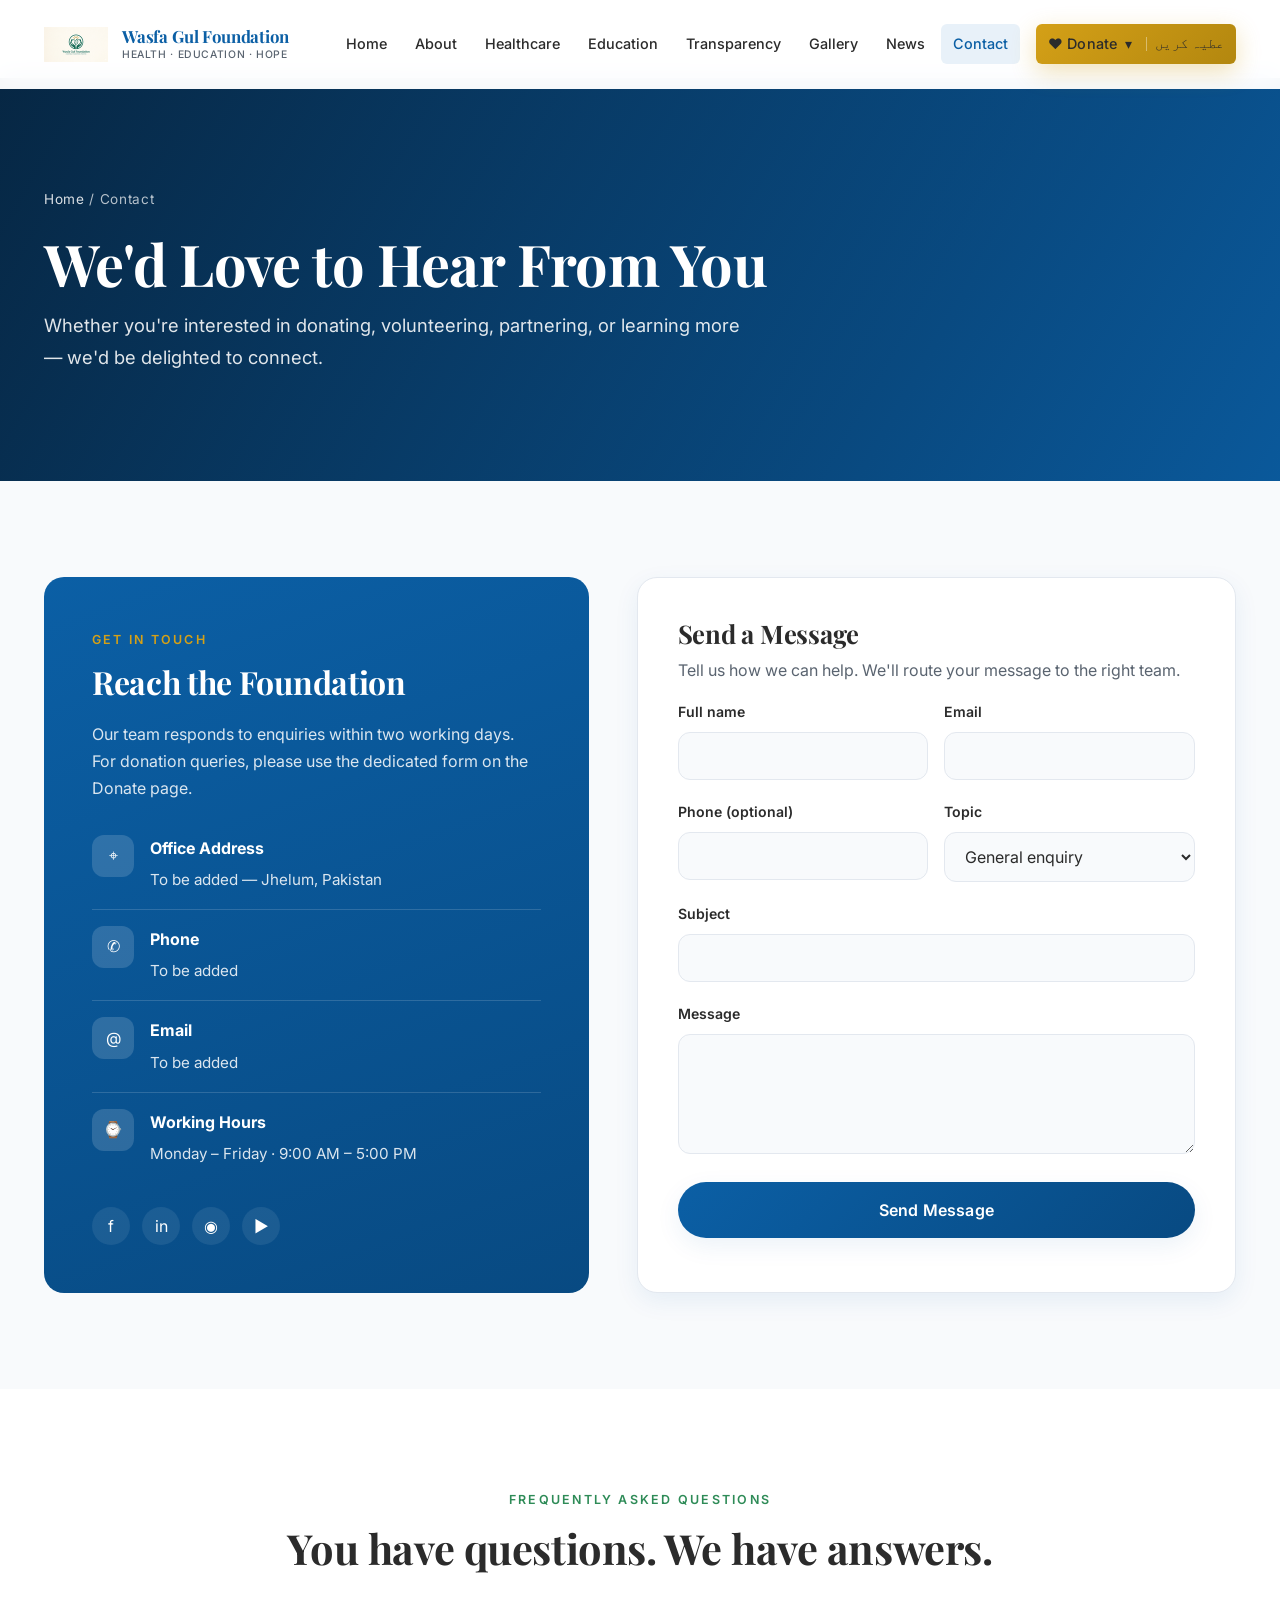
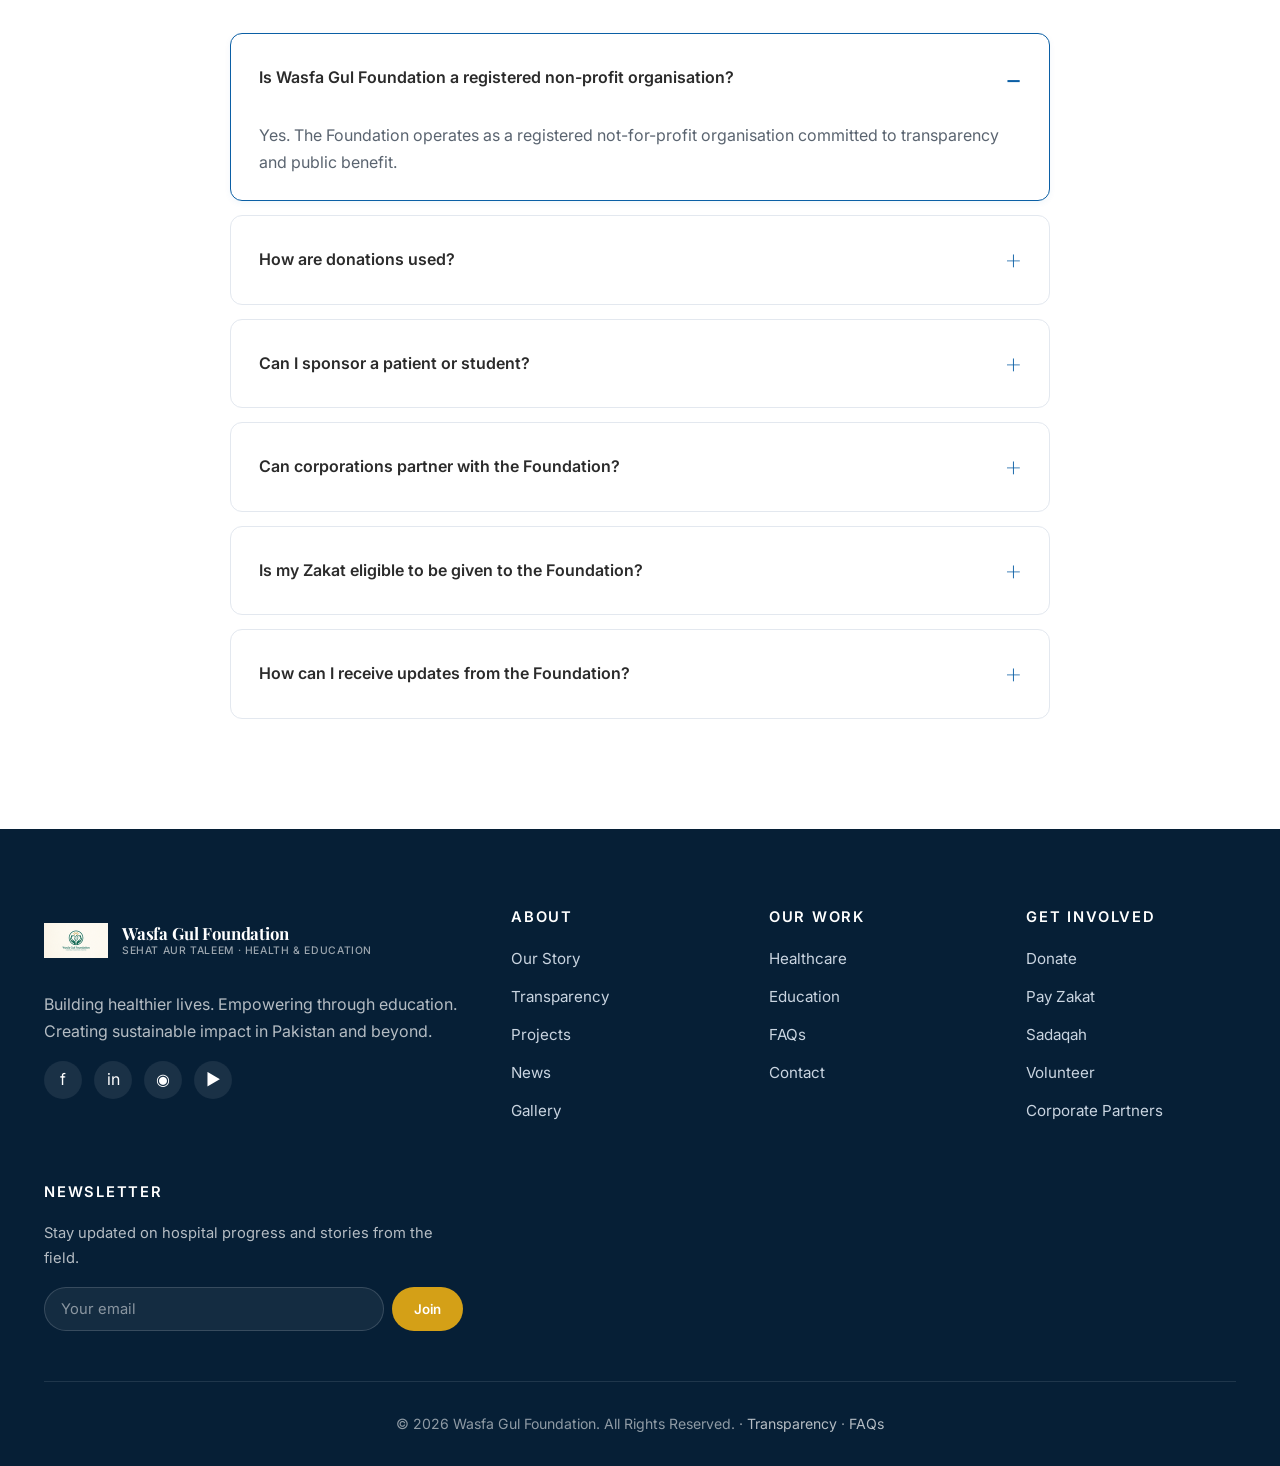
<file: contact.html>
<!DOCTYPE html>
<html lang="en">
<head>
<meta charset="UTF-8" />
<script>document.documentElement.classList.add('js');</script>
<meta name="viewport" content="width=device-width, initial-scale=1.0" />
<title>Contact &amp; FAQ — Wasfa Gul Foundation</title>
<meta name="description" content="Contact the Wasfa Gul Foundation. Get in touch for donations, volunteering, partnerships and general questions." />
<link rel="preconnect" href="https://fonts.googleapis.com" />
<link rel="preconnect" href="https://fonts.gstatic.com" crossorigin />
<link href="https://fonts.googleapis.com/css2?family=Playfair+Display:wght@600;700;800&family=Inter:wght@400;500;600;700&display=swap" rel="stylesheet" />
<link rel="stylesheet" href="assets/css/style.css" />
<meta property="og:title" content="Contact — Wasfa Gul Foundation" />
<meta property="og:description" content="Reach out to the Foundation for donations, volunteering, partnerships and general enquiries." />
<meta property="og:type" content="website" />
<meta property="og:url" content="https://wasfagulfoundation.org/contact.html" />
<meta property="og:image" content="https://wasfagulfoundation.org/assets/img/logo-web.png" />
<meta property="og:image:width" content="1200" />
<meta property="og:image:height" content="630" />
<meta property="og:image:alt" content="Wasfa Gul Foundation — healthcare and education for underserved communities" />
<meta property="og:site_name" content="Wasfa Gul Foundation" />
<meta property="og:locale" content="en_PK" />
<meta name="twitter:card" content="summary_large_image" />
<meta name="twitter:title" content="Contact — Wasfa Gul Foundation" />
<meta name="twitter:description" content="Reach out to the Foundation for donations, volunteering, partnerships and general enquiries." />
<meta name="twitter:image" content="https://wasfagulfoundation.org/assets/img/logo-web.png" />
<script type="application/ld+json">
{
  "@context": "https://schema.org",
  "@graph": [
    {
      "@type": "NGO",
      "@id": "https://wasfagulfoundation.org/#org",
      "name": "Wasfa Gul Foundation",
      "alternateName": "WGF",
      "url": "https://wasfagulfoundation.org/",
      "logo": "https://wasfagulfoundation.org/assets/img/logo.png",
      "description": "A registered non-profit dedicated to building a state-of-the-art charitable hospital in Jhelum and empowering students through distance learning.",
      "address": {"@type": "PostalAddress", "addressLocality": "Jhelum", "addressRegion": "Punjab", "addressCountry": "PK"},
      "sameAs": ["https://www.facebook.com/profile.php?id=61591449750977", "https://www.linkedin.com/company/wasfagul", "https://www.instagram.com/wasfagulfoundation", "https://www.youtube.com/channel/UCj7Raf6vTUG47htOlN4OyPg"],
      "subOrganization": [{"@id": "https://wasfagulfoundation.org/#hospital"}, {"@id": "https://wasfagulfoundation.org/#education"}],
      "potentialAction": {
        "@type": "DonateAction",
        "target": {"@type": "EntryPoint", "urlTemplate": "https://wasfagulfoundation.org/donate.html", "actionPlatform": ["https://schema.org/DesktopWebPlatform", "https://schema.org/MobileWebPlatform"]},
        "recipient": {"@id": "https://wasfagulfoundation.org/#org"},
        "priceCurrency": "PKR"
      }
    },
    {
      "@type": "WebSite",
      "@id": "https://wasfagulfoundation.org/#website",
      "url": "https://wasfagulfoundation.org/",
      "name": "Wasfa Gul Foundation",
      "publisher": {"@id": "https://wasfagulfoundation.org/#org"},
      "inLanguage": "en-PK"
    }
  ]
}
</script>
<script type="application/ld+json">
{
  "@context": "https://schema.org",
  "@type": "BreadcrumbList",
  "itemListElement": [
    {
      "@type": "ListItem",
      "position": 1,
      "name": "Home",
      "item": "https://wasfagulfoundation.org/"
    },
    {
      "@type": "ListItem",
      "position": 2,
      "name": "Contact",
      "item": "https://wasfagulfoundation.org/contact.html"
    }
  ]
}
</script>
</head>
<body>
<a class="skip-link" href="#main-content">Skip to main content</a>

<header class="site-header">
  <div class="nav-wrap">
    <a href="index.html" class="brand"><span class="brand-mark"><img src="assets/img/logo-mark.png" alt="Wasfa Gul Foundation logo" /></span><span class="brand-text">Wasfa Gul Foundation<small>Health · Education · Hope</small></span></a>
    <button class="nav-toggle" aria-label="Open menu" aria-expanded="false">☰</button>
    <ul class="nav-menu" id="primary-nav">
      <li><a href="index.html">Home</a></li>
      <li><a href="about.html">About</a></li>
      <li><a href="hospital.html">Healthcare</a></li>
      <li><a href="education.html">Education</a></li>
      <li><a href="transparency.html">Transparency</a></li>
      <li><a href="gallery.html">Gallery</a></li>
      <li><a href="news.html">News</a></li>
      <li><a href="contact.html" class="active">Contact</a></li>
      <li class="nav-cta donate-dropdown">
        <a href="donate.html" class="btn btn-gold btn-sm" aria-haspopup="true" aria-expanded="false">❤ Donate <span aria-hidden="true">▾</span> <span class="urdu-label" lang="ur">عطیہ کریں</span></a>
        <ul class="donate-dropdown-menu" role="menu" aria-label="Ways to give">
          <li role="none"><a href="donate.html" role="menuitem"><span class="icon" aria-hidden="true">❤</span> Donate Now</a></li>
          <li role="none"><a href="zakat.html" role="menuitem"><span class="icon" aria-hidden="true">☪</span> Zakat</a></li>
          <li role="none"><a href="sadaqah.html" role="menuitem"><span class="icon" aria-hidden="true">✦</span> Sadaqah</a></li>
          <li role="none"><a href="volunteer.html" role="menuitem"><span class="icon" aria-hidden="true">🤝</span> Volunteer</a></li>
        </ul>
      </li>
    </ul>
  </div>
</header>

<main id="main-content" tabindex="-1">

<section class="page-hero">
  <div class="page-hero-bg" style="background-image: linear-gradient(135deg, #0B5FA5 0%, #084a82 70%);"></div>
  <div class="container">
    <div class="breadcrumb"><a href="index.html">Home</a> / Contact</div>
    <h1>We'd Love to Hear From You</h1>
    <p>Whether you're interested in donating, volunteering, partnering, or learning more — we'd be delighted to connect.</p>
  </div>
</section>

<!-- Contact -->
<section class="section">
  <div class="container">
    <div class="grid" style="grid-template-columns: 1fr 1.1fr; gap: 48px; align-items: stretch;">
      <div class="contact-info-card reveal">
        <div>
          <span class="eyebrow gold" style="color: var(--color-accent);">Get In Touch</span>
          <h3 style="font-size: 2rem;">Reach the Foundation</h3>
          <p>Our team responds to enquiries within two working days. For donation queries, please use the dedicated form on the Donate page.</p>
        </div>
        <div>
          <div class="contact-info-item">
            <div class="icon">⌖</div>
            <div><strong>Office Address</strong><span>To be added — Jhelum, Pakistan</span></div>
          </div>
          <div class="contact-info-item">
            <div class="icon">✆</div>
            <div><strong>Phone</strong><span>To be added</span></div>
          </div>
          <div class="contact-info-item">
            <div class="icon">@</div>
            <div><strong>Email</strong><span>To be added</span></div>
          </div>
          <div class="contact-info-item">
            <div class="icon">⌚</div>
            <div><strong>Working Hours</strong><span>Monday – Friday · 9:00 AM – 5:00 PM</span></div>
          </div>
        </div>
        <ul class="social-list" style="margin-top: 24px;">
          <li><a href="https://www.facebook.com/profile.php?id=61591449750977" aria-label="Facebook" target="_blank" rel="noopener">f</a></li>
          <li><a href="#" aria-label="LinkedIn">in</a></li>
          <li><a href="https://www.instagram.com/wasfagulfoundation/" aria-label="Instagram" target="_blank" rel="noopener">◉</a></li>
          <li><a href="https://www.youtube.com/channel/UCj7Raf6vTUG47htOlN4OyPg" aria-label="YouTube" target="_blank" rel="noopener">▶</a></li>
        </ul>
      </div>

      <div class="form-card reveal">
        <h3 style="margin-bottom: 8px;">Send a Message</h3>
        <p>Tell us how we can help. We'll route your message to the right team.</p>
        <form data-web3>
          <input type="hidden" name="access_key" value="7ddd9d41-f066-4342-93a3-b179924febe7" />
          <input type="hidden" name="from_name" value="WGF Contact Form" />
          <input type="checkbox" name="botcheck" tabindex="-1" autocomplete="off" style="display:none !important;" />
          <div class="field-row">
            <div class="field"><label for="c-name">Full name</label><input id="c-name" name="name" type="text" required /></div>
            <div class="field"><label for="c-email">Email</label><input id="c-email" name="email" type="email" required /></div>
          </div>
          <div class="field-row">
            <div class="field"><label for="c-phone">Phone (optional)</label><input id="c-phone" name="phone" type="tel" /></div>
            <div class="field">
              <label for="c-topic">Topic</label>
              <select id="c-topic" name="topic">
                <option>General enquiry</option>
                <option>Donation question</option>
                <option>Volunteering</option>
                <option>Corporate partnership</option>
                <option>Media &amp; press</option>
                <option>Patient or beneficiary support</option>
              </select>
            </div>
          </div>
          <div class="field">
            <label for="c-subject">Subject</label>
            <input id="c-subject" name="subject" type="text" required />
          </div>
          <div class="field">
            <label for="c-message">Message</label>
            <textarea id="c-message" name="message" required></textarea>
          </div>
          <button type="submit" class="btn btn-primary btn-lg" style="width: 100%;">Send Message</button>
          <p class="form-status" style="margin-top: 14px; text-align: center; font-size: 0.9rem;"></p>
        </form>
      </div>
    </div>
  </div>
</section>

<!-- FAQ -->
<section class="section section-alt">
  <div class="container">
    <div class="section-header reveal">
      <span class="eyebrow">Frequently Asked Questions</span>
      <h2>You have questions. We have answers.</h2>
    </div>
    <div class="faq reveal">
      <details class="faq-item" open>
        <summary>Is Wasfa Gul Foundation a registered non-profit organisation?</summary>
        <div class="faq-content">Yes. The Foundation operates as a registered not-for-profit organisation committed to transparency and public benefit.</div>
      </details>
      <details class="faq-item">
        <summary>How are donations used?</summary>
        <div class="faq-content">Donations are allocated toward healthcare, education, infrastructure development and community welfare projects in accordance with the Foundation's objectives. Detailed reporting is shared in our annual updates.</div>
      </details>
      <details class="faq-item">
        <summary>Can I sponsor a patient or student?</summary>
        <div class="faq-content">Yes. The Foundation offers sponsorship opportunities for medical treatment and educational assistance. You can specify a preference when donating, or write to us for a tailored arrangement.</div>
      </details>
      <details class="faq-item">
        <summary>Can corporations partner with the Foundation?</summary>
        <div class="faq-content">Absolutely. We welcome CSR partnerships, sponsorships and collaborative projects with organisations that share our vision. Please get in touch via the contact form above to discuss opportunities.</div>
      </details>
      <details class="faq-item">
        <summary>Is my Zakat eligible to be given to the Foundation?</summary>
        <div class="faq-content">Yes — Zakat-eligible donations are tracked separately and used strictly for purposes that satisfy Zakat requirements. Please select "Zakat" when making your donation.</div>
      </details>
      <details class="faq-item">
        <summary>How can I receive updates from the Foundation?</summary>
        <div class="faq-content">Subscribe to our newsletter using the form in the footer. We share hospital progress, success stories and event invitations regularly.</div>
      </details>
    </div>
  </div>
</section>

</main>

<!-- HIDDEN: international/diaspora donations not currently permitted.
     To restore, delete this comment opener and the closing marker below.
<section class="diaspora-bar" aria-label="International donations">
  <div class="container">
    <h3>Donating from abroad?</h3>
    <div class="diaspora-buttons">
      <a href="donate.html" class="diaspora-btn"><span aria-hidden="true">🇵🇰</span> Donate in Pakistan</a>
      <a href="donate.html#uk" class="diaspora-btn"><span aria-hidden="true">🇬🇧</span> Donate in UK</a>
      <a href="donate.html#usa" class="diaspora-btn"><span aria-hidden="true">🇺🇸</span> Donate in USA</a>
    </div>
  </div>
</section>
-->

<footer class="site-footer">
  <div class="container">
    <div class="footer-grid">
      <div class="footer-about">
        <a href="index.html" class="brand"><span class="brand-mark"><img src="assets/img/logo-mark.png" alt="Wasfa Gul Foundation logo" /></span><span class="brand-text" style="color:#fff;">Wasfa Gul Foundation<small>Sehat aur Taleem · Health &amp; Education</small></span></a>
        <p>Building healthier lives. Empowering through education. Creating sustainable impact in Pakistan and beyond.</p>
        <ul class="social-list" aria-label="Social media"><li><a href="https://www.facebook.com/profile.php?id=61591449750977" aria-label="Facebook" target="_blank" rel="noopener">f</a></li><li><a href="#" aria-label="LinkedIn">in</a></li><li><a href="https://www.instagram.com/wasfagulfoundation/" aria-label="Instagram" target="_blank" rel="noopener">◉</a></li><li><a href="https://www.youtube.com/channel/UCj7Raf6vTUG47htOlN4OyPg" aria-label="YouTube" target="_blank" rel="noopener">▶</a></li></ul>
      </div>
      <div><h4>About</h4><ul class="footer-list"><li><a href="about.html">Our Story</a></li><li><a href="transparency.html">Transparency</a></li><li><a href="projects.html">Projects</a></li><li><a href="news.html">News</a></li><li><a href="gallery.html">Gallery</a></li></ul></div>
      <div><h4>Our Work</h4><ul class="footer-list"><li><a href="hospital.html">Healthcare</a></li><li><a href="education.html">Education</a></li><li><a href="faq.html">FAQs</a></li><li><a href="contact.html">Contact</a></li></ul></div>
      <div><h4>Get Involved</h4><ul class="footer-list"><li><a href="donate.html">Donate</a></li><li><a href="zakat.html">Pay Zakat</a></li><li><a href="sadaqah.html">Sadaqah</a></li><li><a href="volunteer.html">Volunteer</a></li><li><a href="donate.html">Corporate Partners</a></li></ul></div>
      <div><h4>Newsletter</h4><p style="font-size:0.92rem; color: rgba(255,255,255,0.7);">Stay updated on hospital progress and stories from the field.</p><form class="newsletter-form" data-demo><label for="nl-email" class="visually-hidden">Email address</label><input id="nl-email" type="email" placeholder="Your email" required /><button type="submit">Join</button></form></div>
    </div>
    <div class="copyright">© 2026 Wasfa Gul Foundation. All Rights Reserved. · <a href="transparency.html" style="color: rgba(255,255,255,0.7);">Transparency</a> · <a href="faq.html" style="color: rgba(255,255,255,0.7);">FAQs</a></div>
  </div>
</footer>

<script src="assets/js/main.js"></script>
</body>
</html>
</file>
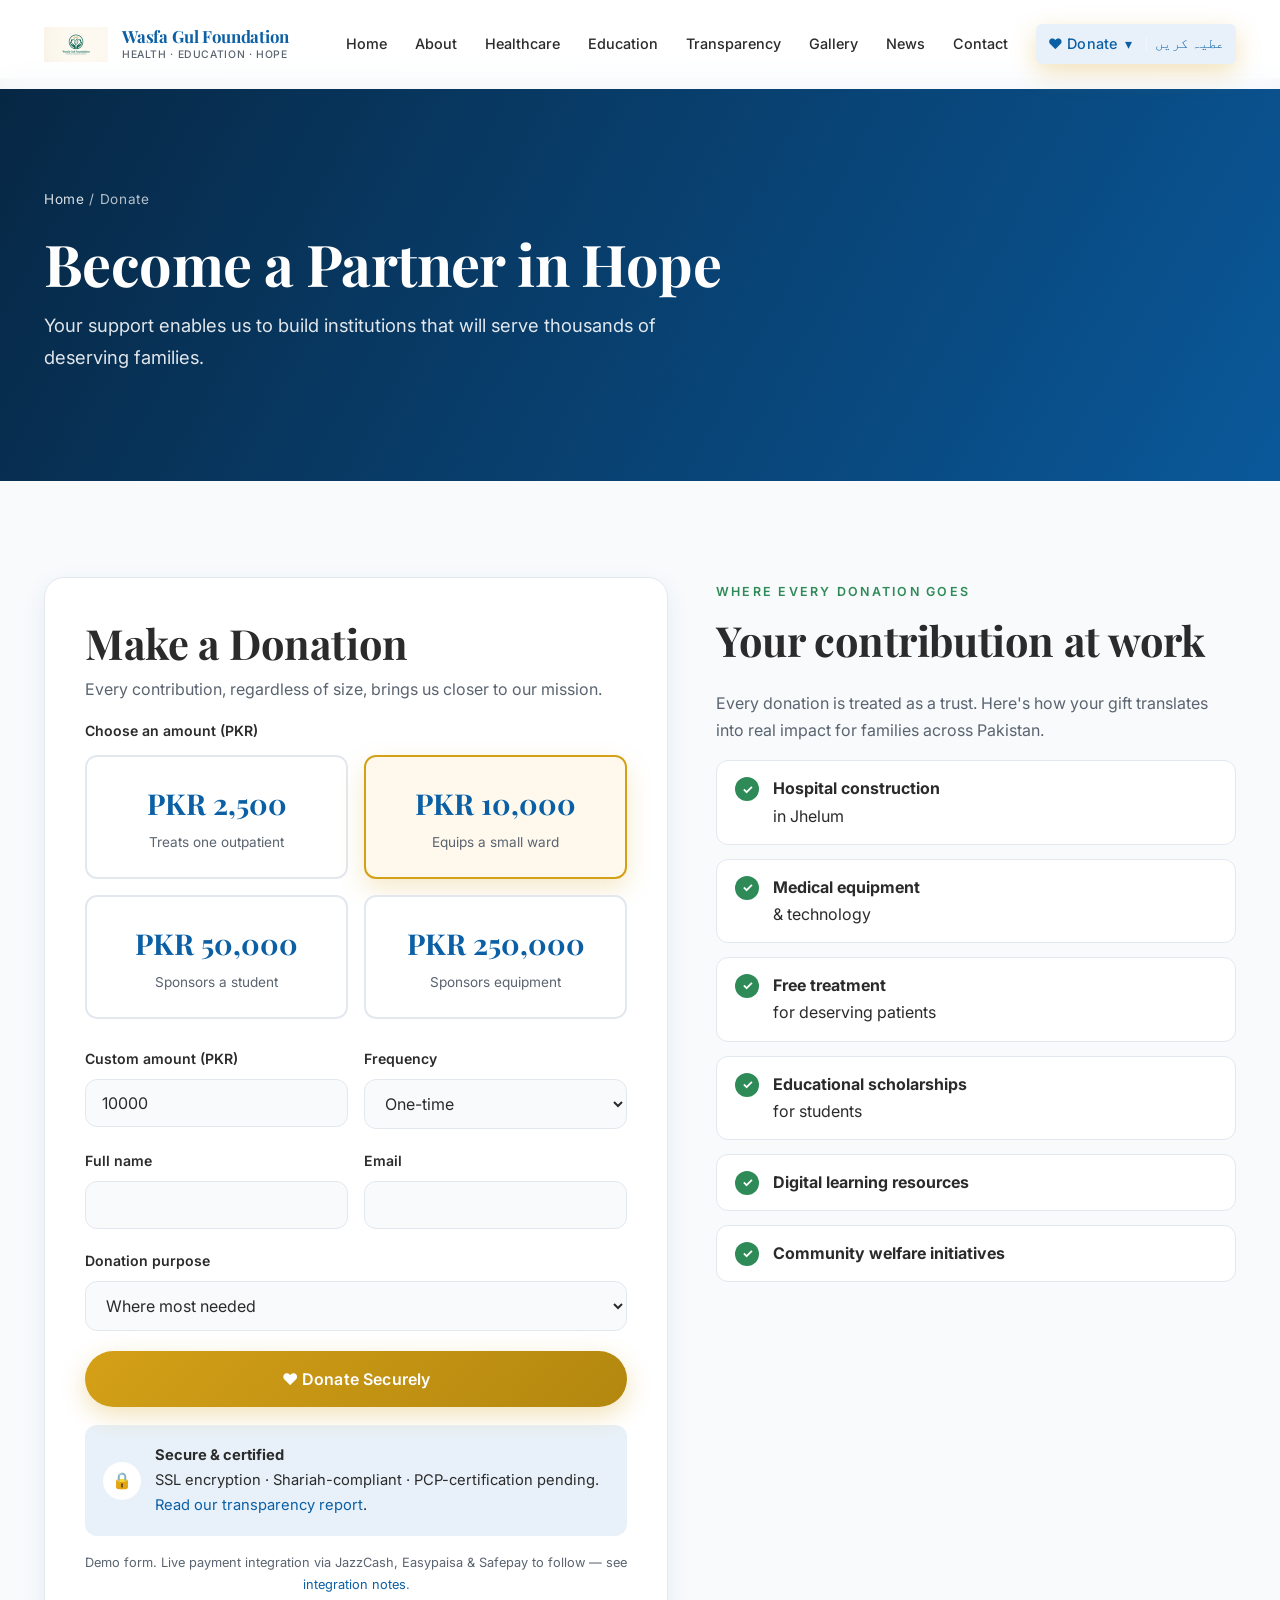
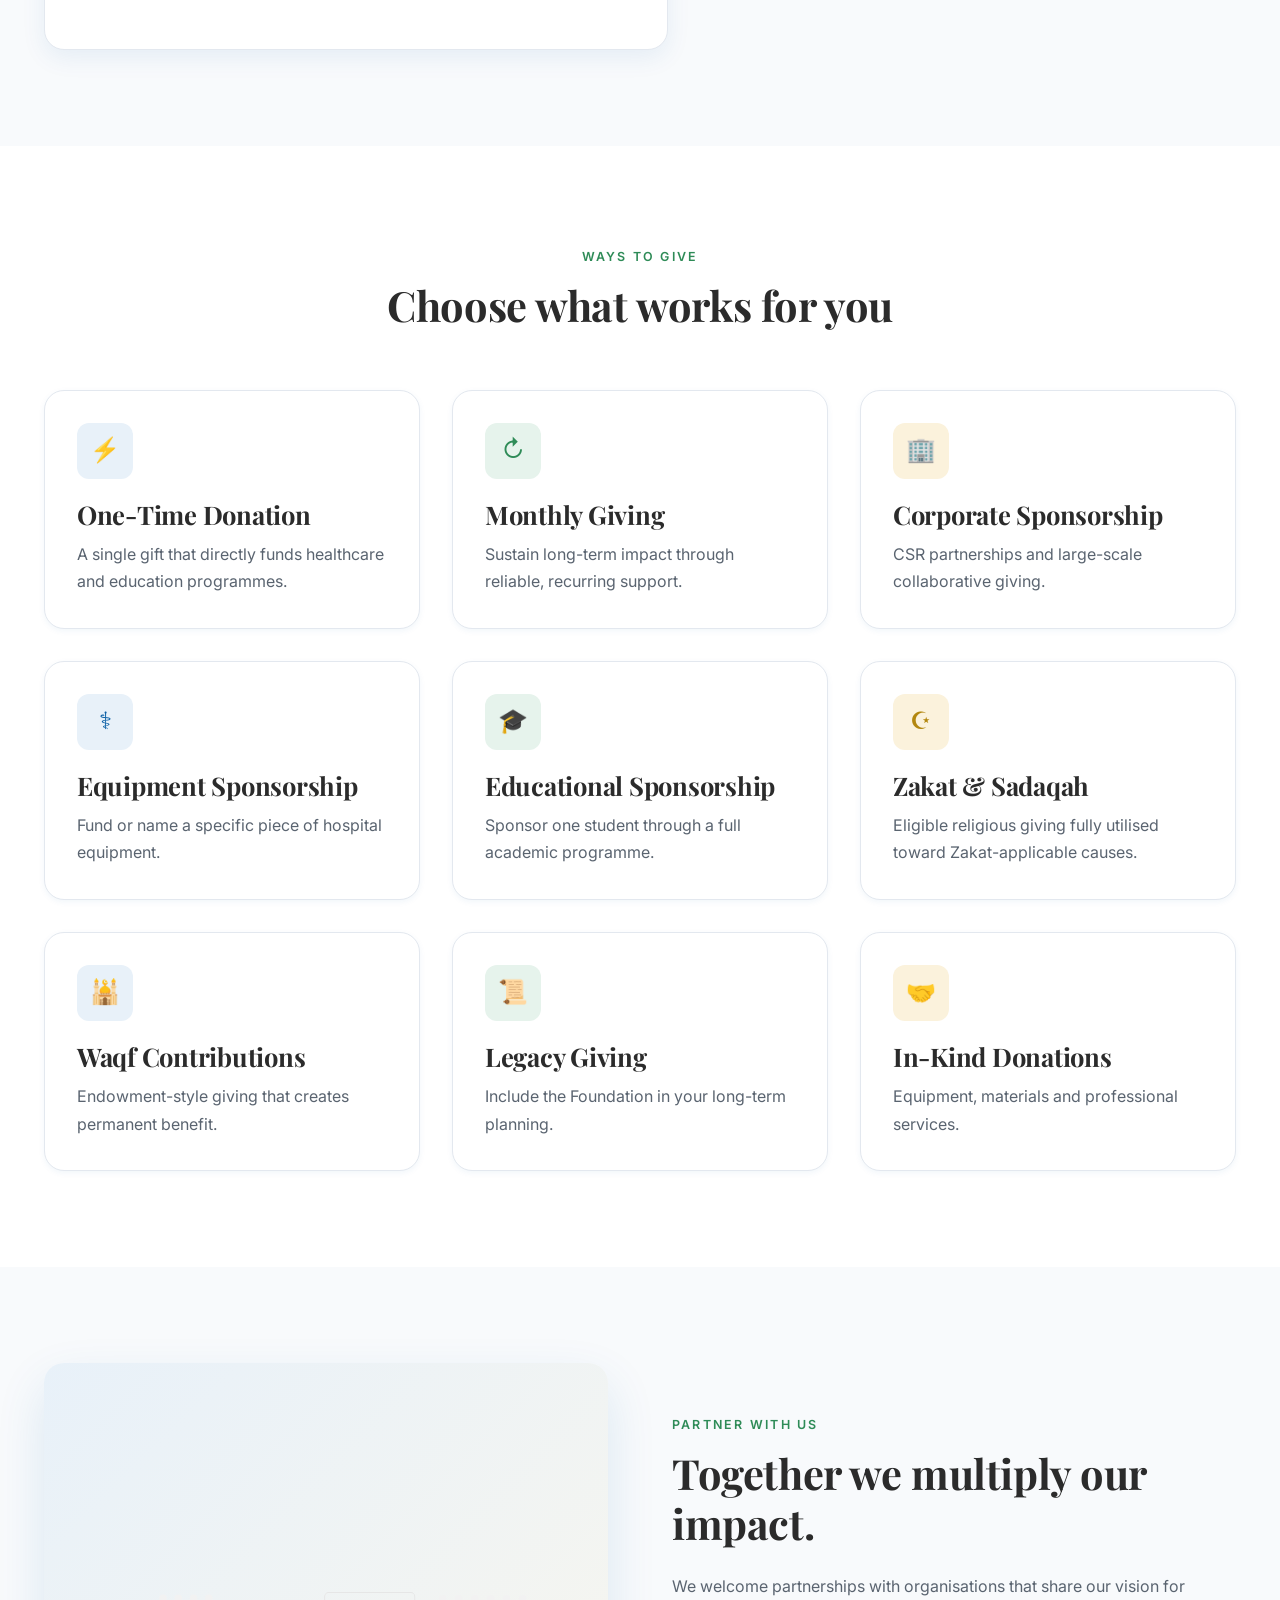
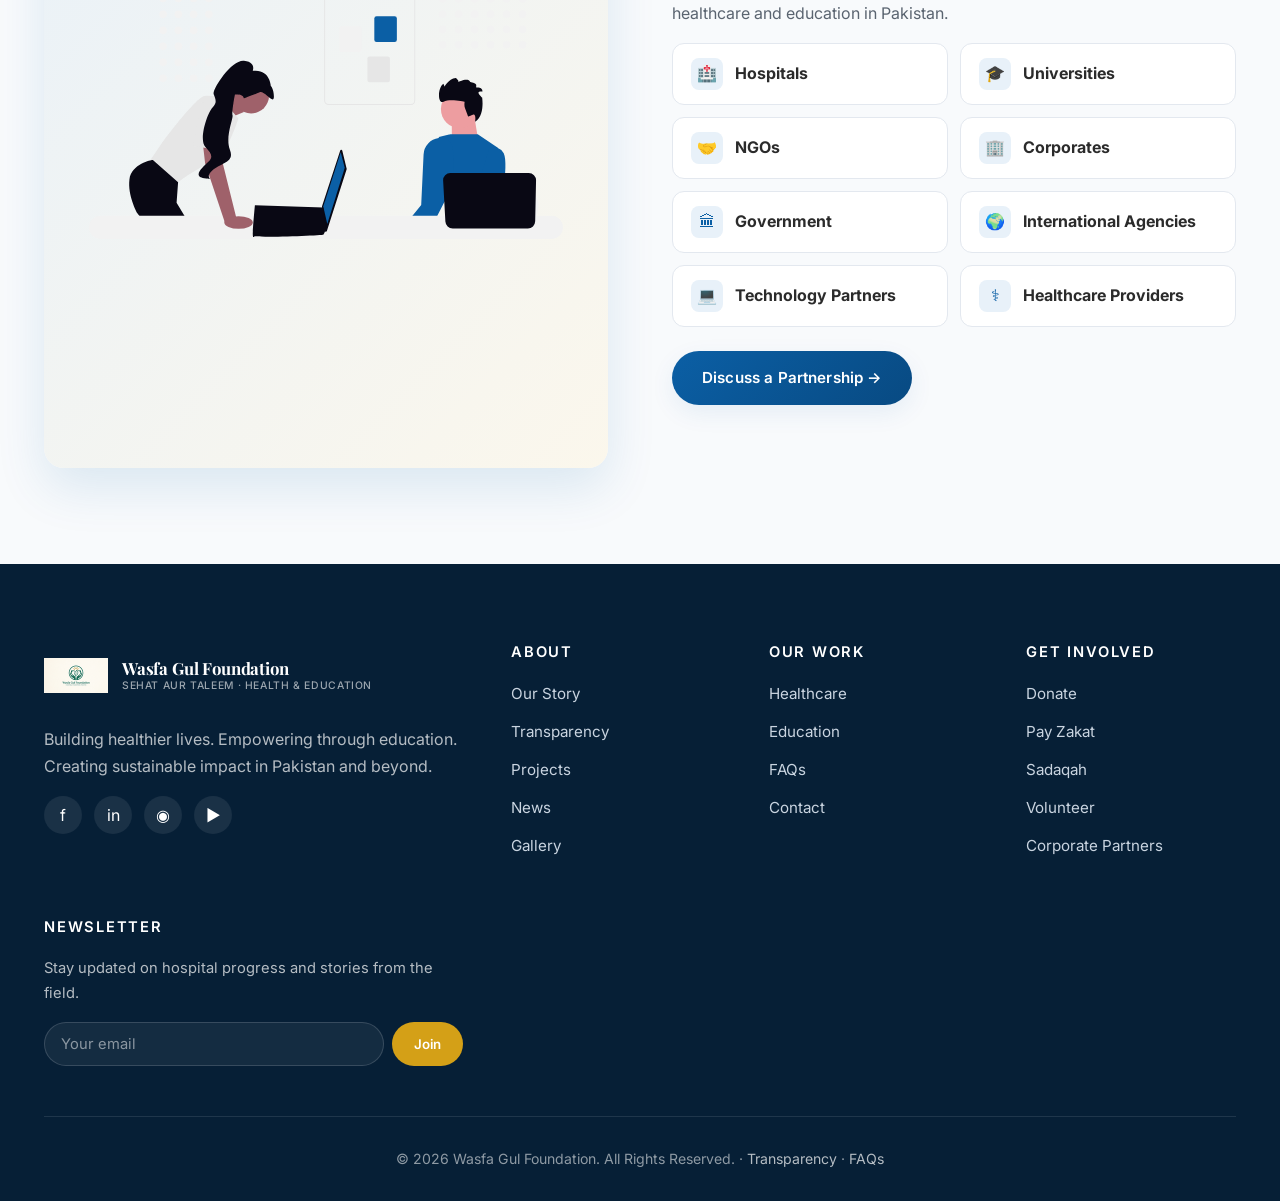
<file: donate.html>
<!DOCTYPE html>
<html lang="en">
<head>
<meta charset="UTF-8" />
<script>document.documentElement.classList.add('js');</script>
<meta name="viewport" content="width=device-width, initial-scale=1.0" />
<title>Donate — Wasfa Gul Foundation</title>
<meta name="description" content="Become a partner in hope. Support healthcare and education through one-time gifts, monthly giving, corporate sponsorship, Zakat, Sadaqah and Waqf." />
<link rel="preconnect" href="https://fonts.googleapis.com" />
<link rel="preconnect" href="https://fonts.gstatic.com" crossorigin />
<link href="https://fonts.googleapis.com/css2?family=Playfair+Display:wght@600;700;800&family=Inter:wght@400;500;600;700&display=swap" rel="stylesheet" />
<link rel="stylesheet" href="assets/css/style.css" />
<meta property="og:title" content="Donate — Wasfa Gul Foundation" />
<meta property="og:description" content="Become a partner in hope through one-time gifts, monthly giving, Zakat, Sadaqah and Waqf contributions." />
<meta property="og:type" content="website" />
<meta property="og:url" content="https://wasfagulfoundation.org/donate.html" />
<meta property="og:image" content="https://wasfagulfoundation.org/assets/img/logo-web.png" />
<meta property="og:image:width" content="1200" />
<meta property="og:image:height" content="630" />
<meta property="og:image:alt" content="Wasfa Gul Foundation — healthcare and education for underserved communities" />
<meta property="og:site_name" content="Wasfa Gul Foundation" />
<meta property="og:locale" content="en_PK" />
<meta name="twitter:card" content="summary_large_image" />
<meta name="twitter:title" content="Donate — Wasfa Gul Foundation" />
<meta name="twitter:description" content="Become a partner in hope through one-time gifts, monthly giving, Zakat, Sadaqah and Waqf contributions." />
<meta name="twitter:image" content="https://wasfagulfoundation.org/assets/img/logo-web.png" />
<script type="application/ld+json">
{
  "@context": "https://schema.org",
  "@graph": [
    {
      "@type": "NGO",
      "@id": "https://wasfagulfoundation.org/#org",
      "name": "Wasfa Gul Foundation",
      "alternateName": "WGF",
      "url": "https://wasfagulfoundation.org/",
      "logo": "https://wasfagulfoundation.org/assets/img/logo.png",
      "description": "A registered non-profit dedicated to building a state-of-the-art charitable hospital in Jhelum and empowering students through distance learning.",
      "address": {"@type": "PostalAddress", "addressLocality": "Jhelum", "addressRegion": "Punjab", "addressCountry": "PK"},
      "sameAs": ["https://www.facebook.com/profile.php?id=61591449750977", "https://www.linkedin.com/company/wasfagul", "https://www.instagram.com/wasfagulfoundation", "https://www.youtube.com/channel/UCj7Raf6vTUG47htOlN4OyPg"],
      "subOrganization": [{"@id": "https://wasfagulfoundation.org/#hospital"}, {"@id": "https://wasfagulfoundation.org/#education"}],
      "potentialAction": {
        "@type": "DonateAction",
        "target": {"@type": "EntryPoint", "urlTemplate": "https://wasfagulfoundation.org/donate.html", "actionPlatform": ["https://schema.org/DesktopWebPlatform", "https://schema.org/MobileWebPlatform"]},
        "recipient": {"@id": "https://wasfagulfoundation.org/#org"},
        "priceCurrency": "PKR"
      }
    },
    {
      "@type": "WebSite",
      "@id": "https://wasfagulfoundation.org/#website",
      "url": "https://wasfagulfoundation.org/",
      "name": "Wasfa Gul Foundation",
      "publisher": {"@id": "https://wasfagulfoundation.org/#org"},
      "inLanguage": "en-PK"
    }
  ]
}
</script>
<script type="application/ld+json">
{
  "@context": "https://schema.org",
  "@type": "BreadcrumbList",
  "itemListElement": [
    {
      "@type": "ListItem",
      "position": 1,
      "name": "Home",
      "item": "https://wasfagulfoundation.org/"
    },
    {
      "@type": "ListItem",
      "position": 2,
      "name": "Donate",
      "item": "https://wasfagulfoundation.org/donate.html"
    }
  ]
}
</script>
</head>
<body>
<a class="skip-link" href="#main-content">Skip to main content</a>

<header class="site-header">
  <div class="nav-wrap">
    <a href="index.html" class="brand"><span class="brand-mark"><img src="assets/img/logo-mark.png" alt="Wasfa Gul Foundation logo" /></span><span class="brand-text">Wasfa Gul Foundation<small>Health · Education · Hope</small></span></a>
    <button class="nav-toggle" aria-label="Open menu" aria-expanded="false">☰</button>
    <ul class="nav-menu" id="primary-nav">
      <li><a href="index.html">Home</a></li>
      <li><a href="about.html">About</a></li>
      <li><a href="hospital.html">Healthcare</a></li>
      <li><a href="education.html">Education</a></li>
      <li><a href="transparency.html">Transparency</a></li>
      <li><a href="gallery.html">Gallery</a></li>
      <li><a href="news.html">News</a></li>
      <li><a href="contact.html">Contact</a></li>
      <li class="nav-cta donate-dropdown">
        <a href="donate.html" class="btn btn-gold btn-sm active" aria-haspopup="true" aria-expanded="false">❤ Donate <span aria-hidden="true">▾</span> <span class="urdu-label" lang="ur">عطیہ کریں</span></a>
        <ul class="donate-dropdown-menu" role="menu" aria-label="Ways to give">
          <li role="none"><a href="donate.html" role="menuitem"><span class="icon" aria-hidden="true">❤</span> Donate Now</a></li>
          <li role="none"><a href="zakat.html" role="menuitem"><span class="icon" aria-hidden="true">☪</span> Zakat</a></li>
          <li role="none"><a href="sadaqah.html" role="menuitem"><span class="icon" aria-hidden="true">✦</span> Sadaqah</a></li>
          <li role="none"><a href="volunteer.html" role="menuitem"><span class="icon" aria-hidden="true">🤝</span> Volunteer</a></li>
        </ul>
      </li>
    </ul>
  </div>
</header>

<main id="main-content" tabindex="-1">

<section class="page-hero">
  <div class="page-hero-bg" style="background-image: linear-gradient(135deg, #0B5FA5 0%, #084a82 70%);"></div>
  <div class="container">
    <div class="breadcrumb"><a href="index.html">Home</a> / Donate</div>
    <h1>Become a Partner in Hope</h1>
    <p>Your support enables us to build institutions that will serve thousands of deserving families.</p>
  </div>
</section>

<!-- Donation Form + Tiers -->
<section class="section">
  <div class="container">
    <div class="grid" style="grid-template-columns: 1.2fr 1fr; gap: 48px;">
      <div class="form-card reveal">
        <h2 style="margin-bottom: 8px;">Make a Donation</h2>
        <p>Every contribution, regardless of size, brings us closer to our mission.</p>

        <form data-web3>
        <input type="hidden" name="access_key" value="7ddd9d41-f066-4342-93a3-b179924febe7" />
        <input type="hidden" name="subject" value="New donation inquiry — Wasfa Gul Foundation website" />
        <input type="hidden" name="from_name" value="WGF Donation Form" />
        <input type="checkbox" name="botcheck" tabindex="-1" autocomplete="off" style="display:none !important;" />
        <fieldset class="donation-tiers">
          <legend>Choose an amount (PKR)</legend>
          <label class="donation-tier">
            <input type="radio" name="tier" value="2500" />
            <span class="amount">PKR 2,500</span>
            <span class="descr">Treats one outpatient</span>
            <span class="visually-hidden">Donate two thousand five hundred Pakistani rupees — treats one outpatient</span>
          </label>
          <label class="donation-tier active">
            <input type="radio" name="tier" value="10000" checked />
            <span class="amount">PKR 10,000</span>
            <span class="descr">Equips a small ward</span>
            <span class="visually-hidden">Donate ten thousand Pakistani rupees — equips a small ward</span>
          </label>
          <label class="donation-tier">
            <input type="radio" name="tier" value="50000" />
            <span class="amount">PKR 50,000</span>
            <span class="descr">Sponsors a student</span>
            <span class="visually-hidden">Donate fifty thousand Pakistani rupees — sponsors a student for one term</span>
          </label>
          <label class="donation-tier">
            <input type="radio" name="tier" value="250000" />
            <span class="amount">PKR 250,000</span>
            <span class="descr">Sponsors equipment</span>
            <span class="visually-hidden">Donate two hundred and fifty thousand Pakistani rupees — sponsors a piece of medical equipment</span>
          </label>
        </fieldset>


          <div class="field-row">
            <div class="field">
              <label for="donation-amount">Custom amount (PKR)</label>
              <input type="number" id="donation-amount" name="amount" min="100" value="10000" />
            </div>
            <div class="field">
              <label for="donation-frequency">Frequency</label>
              <select id="donation-frequency" name="frequency">
                <option value="one-time">One-time</option>
                <option value="monthly">Monthly</option>
                <option value="annual">Annual</option>
              </select>
            </div>
          </div>
          <div class="field-row">
            <div class="field">
              <label for="donation-name">Full name</label>
              <input type="text" id="donation-name" name="name" required />
            </div>
            <div class="field">
              <label for="donation-email">Email</label>
              <input type="email" id="donation-email" name="email" required />
            </div>
          </div>
          <div class="field">
            <label for="donation-purpose">Donation purpose</label>
            <select id="donation-purpose" name="purpose">
              <option>Where most needed</option>
              <option>Hospital construction</option>
              <option>Medical equipment</option>
              <option>Patient treatment</option>
              <option>Student scholarships</option>
              <option>Zakat eligible</option>
              <option>Sadaqah</option>
              <option>Waqf contribution</option>
            </select>
          </div>
          <button type="submit" class="btn btn-gold btn-lg" style="width:100%;">❤ Donate Securely</button>
          <p class="form-status" role="status" aria-live="polite" style="margin-top: 14px; text-align: center; font-size: 0.9rem;"></p>
          <div class="trust-row" style="margin-top: 18px;">
            <div class="icon" aria-hidden="true">🔒</div>
            <div class="text"><strong>Secure &amp; certified</strong>SSL encryption · Shariah-compliant · PCP-certification pending. <a href="transparency.html">Read our transparency report</a>.</div>
          </div>
          <p style="font-size: 0.8rem; color: var(--color-text-muted); text-align: center; margin-top: 8px;">Demo form. Live payment integration via JazzCash, Easypaisa &amp; Safepay to follow — see <a href="transparency.html#gateway">integration notes</a>.</p>
        </form>
      </div>

      <div class="reveal">
        <span class="eyebrow">Where every donation goes</span>
        <h2>Your contribution at work</h2>
        <p>Every donation is treated as a trust. Here's how your gift translates into real impact for families across Pakistan.</p>
        <ul class="feature-list">
          <li><span class="tick">✓</span><span><strong>Hospital construction</strong> in Jhelum</span></li>
          <li><span class="tick">✓</span><span><strong>Medical equipment</strong> &amp; technology</span></li>
          <li><span class="tick">✓</span><span><strong>Free treatment</strong> for deserving patients</span></li>
          <li><span class="tick">✓</span><span><strong>Educational scholarships</strong> for students</span></li>
          <li><span class="tick">✓</span><span><strong>Digital learning resources</strong></span></li>
          <li><span class="tick">✓</span><span><strong>Community welfare initiatives</strong></span></li>
        </ul>
      </div>
    </div>
  </div>
</section>

<!-- Ways to Give -->
<section class="section section-alt">
  <div class="container">
    <div class="section-header reveal">
      <span class="eyebrow">Ways to Give</span>
      <h2>Choose what works for you</h2>
    </div>
    <div class="grid grid-3">
      <div class="card reveal"><div class="card-icon">⚡</div><h3>One-Time Donation</h3><p>A single gift that directly funds healthcare and education programmes.</p></div>
      <div class="card reveal"><div class="card-icon green">↻</div><h3>Monthly Giving</h3><p>Sustain long-term impact through reliable, recurring support.</p></div>
      <div class="card reveal"><div class="card-icon gold">🏢</div><h3>Corporate Sponsorship</h3><p>CSR partnerships and large-scale collaborative giving.</p></div>
      <div class="card reveal"><div class="card-icon">⚕</div><h3>Equipment Sponsorship</h3><p>Fund or name a specific piece of hospital equipment.</p></div>
      <div class="card reveal"><div class="card-icon green">🎓</div><h3>Educational Sponsorship</h3><p>Sponsor one student through a full academic programme.</p></div>
      <div class="card reveal"><div class="card-icon gold">☪</div><h3>Zakat &amp; Sadaqah</h3><p>Eligible religious giving fully utilised toward Zakat-applicable causes.</p></div>
      <div class="card reveal"><div class="card-icon">🕌</div><h3>Waqf Contributions</h3><p>Endowment-style giving that creates permanent benefit.</p></div>
      <div class="card reveal"><div class="card-icon green">📜</div><h3>Legacy Giving</h3><p>Include the Foundation in your long-term planning.</p></div>
      <div class="card reveal"><div class="card-icon gold">🤝</div><h3>In-Kind Donations</h3><p>Equipment, materials and professional services.</p></div>
    </div>
  </div>
</section>

<!-- Partner With Us -->
<section class="section">
  <div class="container">
    <div class="split">
      <div class="split-img reveal">
        <img src="assets/img/illustrations/teamwork.svg" alt="Volunteers working together" loading="lazy" />
      </div>
      <div class="reveal">
        <span class="eyebrow">Partner With Us</span>
        <h2>Together we multiply our impact.</h2>
        <p>We welcome partnerships with organisations that share our vision for healthcare and education in Pakistan.</p>
        <ul class="chip-grid">
          <li><span class="icon">🏥</span><strong>Hospitals</strong></li>
          <li><span class="icon">🎓</span><strong>Universities</strong></li>
          <li><span class="icon">🤝</span><strong>NGOs</strong></li>
          <li><span class="icon">🏢</span><strong>Corporates</strong></li>
          <li><span class="icon">🏛</span><strong>Government</strong></li>
          <li><span class="icon">🌍</span><strong>International Agencies</strong></li>
          <li><span class="icon">💻</span><strong>Technology Partners</strong></li>
          <li><span class="icon">⚕</span><strong>Healthcare Providers</strong></li>
        </ul>
        <p style="margin-top: 24px;"><a href="contact.html" class="btn btn-primary">Discuss a Partnership →</a></p>
      </div>
    </div>
  </div>
</section>

</main>

<!-- HIDDEN: international/diaspora donations not currently permitted.
     To restore, delete this comment opener and the closing marker below.
<section class="diaspora-bar" aria-label="International donations">
  <div class="container">
    <h3>Donating from abroad?</h3>
    <div class="diaspora-buttons">
      <a href="donate.html" class="diaspora-btn"><span aria-hidden="true">🇵🇰</span> Donate in Pakistan</a>
      <a href="donate.html#uk" class="diaspora-btn"><span aria-hidden="true">🇬🇧</span> Donate in UK</a>
      <a href="donate.html#usa" class="diaspora-btn"><span aria-hidden="true">🇺🇸</span> Donate in USA</a>
    </div>
  </div>
</section>
-->

<footer class="site-footer">
  <div class="container">
    <div class="footer-grid">
      <div class="footer-about">
        <a href="index.html" class="brand"><span class="brand-mark"><img src="assets/img/logo-mark.png" alt="Wasfa Gul Foundation logo" /></span><span class="brand-text" style="color:#fff;">Wasfa Gul Foundation<small>Sehat aur Taleem · Health &amp; Education</small></span></a>
        <p>Building healthier lives. Empowering through education. Creating sustainable impact in Pakistan and beyond.</p>
        <ul class="social-list" aria-label="Social media"><li><a href="https://www.facebook.com/profile.php?id=61591449750977" aria-label="Facebook" target="_blank" rel="noopener">f</a></li><li><a href="#" aria-label="LinkedIn">in</a></li><li><a href="https://www.instagram.com/wasfagulfoundation/" aria-label="Instagram" target="_blank" rel="noopener">◉</a></li><li><a href="https://www.youtube.com/channel/UCj7Raf6vTUG47htOlN4OyPg" aria-label="YouTube" target="_blank" rel="noopener">▶</a></li></ul>
      </div>
      <div><h4>About</h4><ul class="footer-list"><li><a href="about.html">Our Story</a></li><li><a href="transparency.html">Transparency</a></li><li><a href="projects.html">Projects</a></li><li><a href="news.html">News</a></li><li><a href="gallery.html">Gallery</a></li></ul></div>
      <div><h4>Our Work</h4><ul class="footer-list"><li><a href="hospital.html">Healthcare</a></li><li><a href="education.html">Education</a></li><li><a href="faq.html">FAQs</a></li><li><a href="contact.html">Contact</a></li></ul></div>
      <div><h4>Get Involved</h4><ul class="footer-list"><li><a href="donate.html">Donate</a></li><li><a href="zakat.html">Pay Zakat</a></li><li><a href="sadaqah.html">Sadaqah</a></li><li><a href="volunteer.html">Volunteer</a></li><li><a href="donate.html">Corporate Partners</a></li></ul></div>
      <div><h4>Newsletter</h4><p style="font-size:0.92rem; color: rgba(255,255,255,0.7);">Stay updated on hospital progress and stories from the field.</p><form class="newsletter-form" data-demo><label for="nl-email" class="visually-hidden">Email address</label><input id="nl-email" type="email" placeholder="Your email" required /><button type="submit">Join</button></form></div>
    </div>
    <div class="copyright">© 2026 Wasfa Gul Foundation. All Rights Reserved. · <a href="transparency.html" style="color: rgba(255,255,255,0.7);">Transparency</a> · <a href="faq.html" style="color: rgba(255,255,255,0.7);">FAQs</a></div>
  </div>
</footer>

<script src="assets/js/main.js"></script>
</body>
</html>
</file>
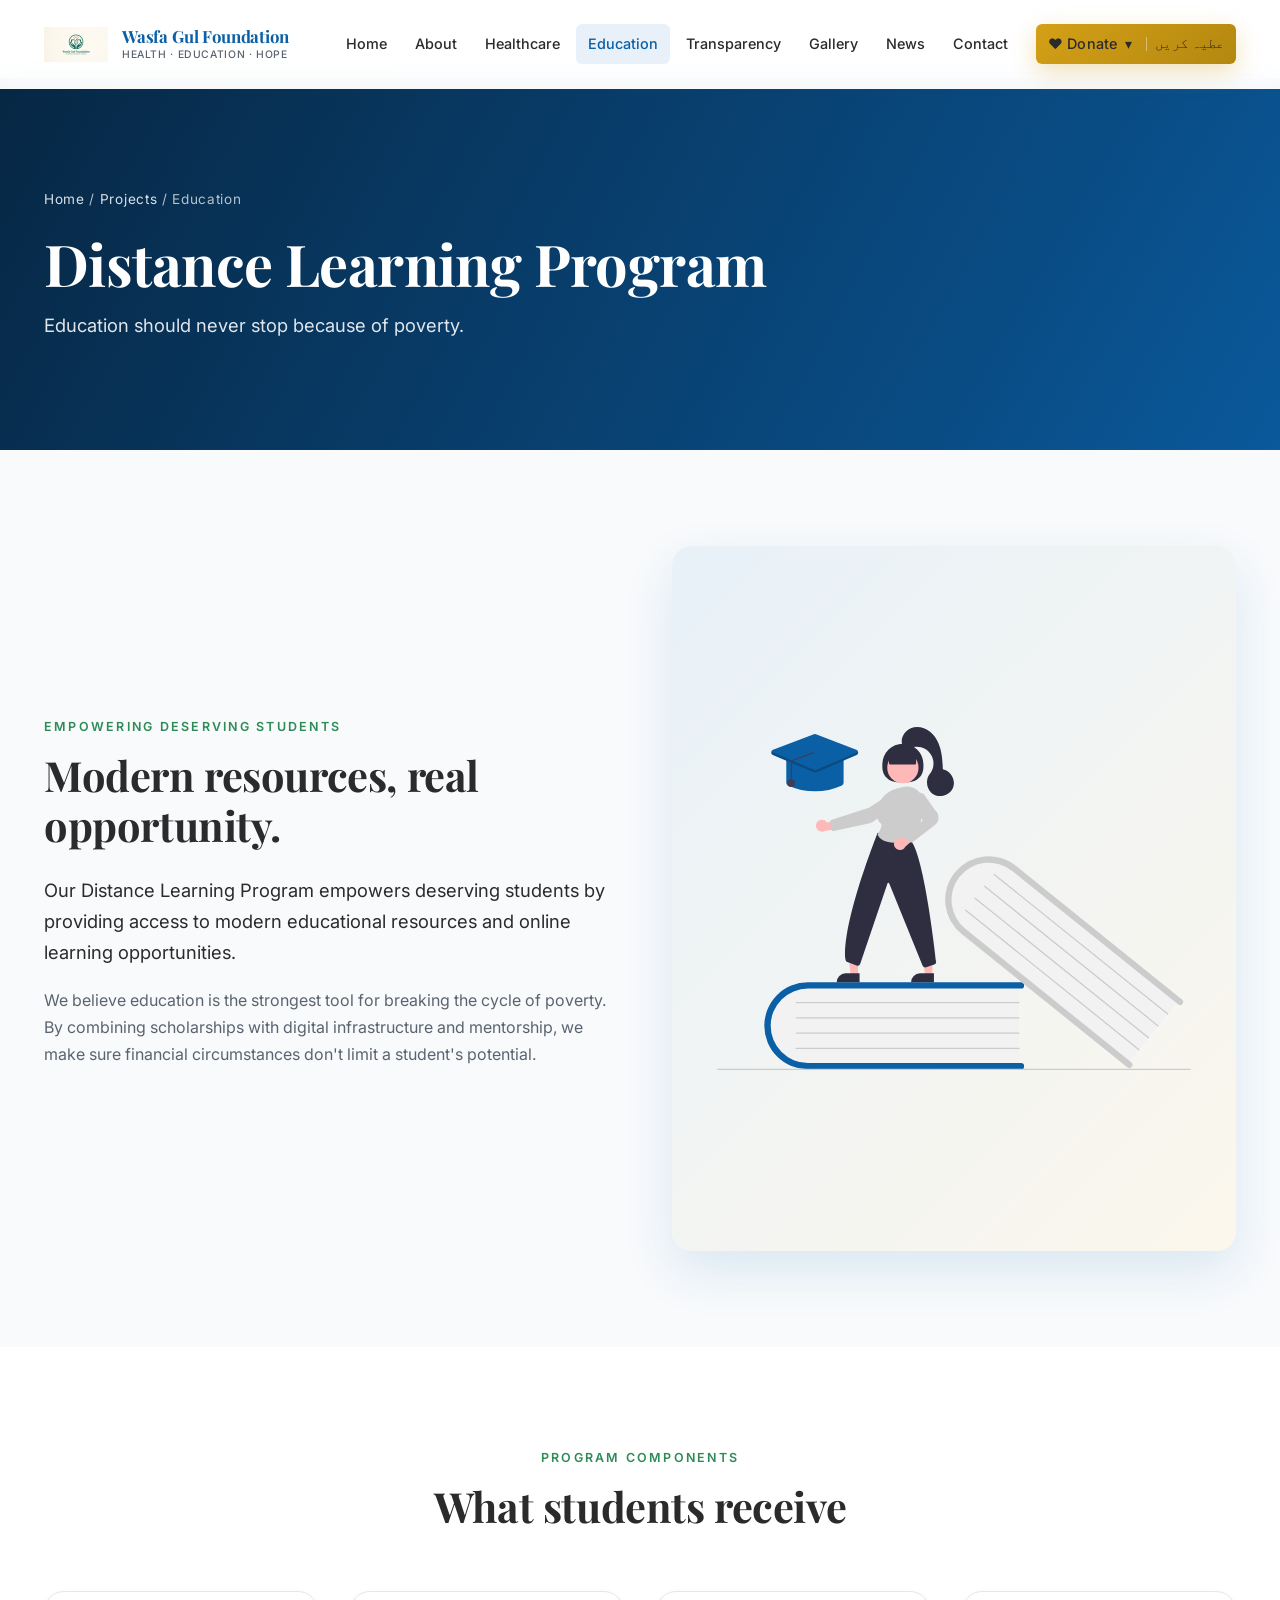
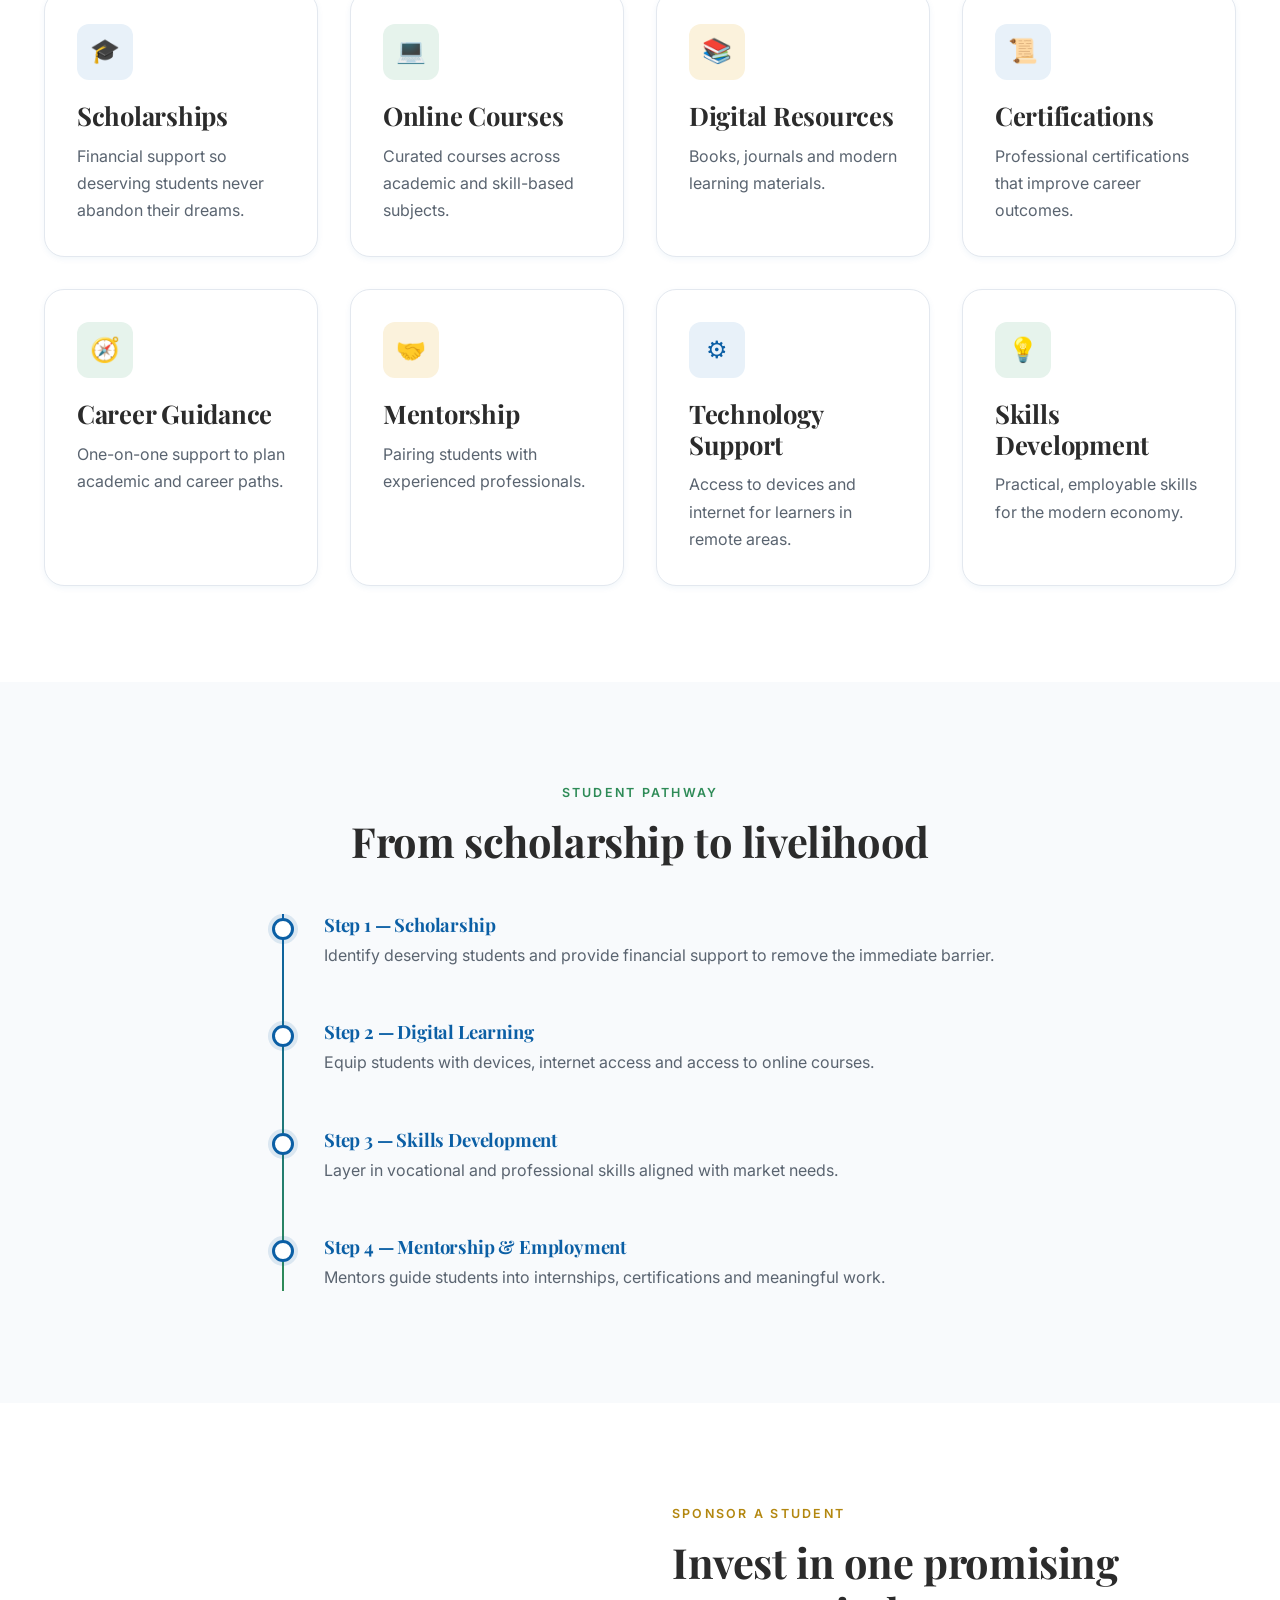
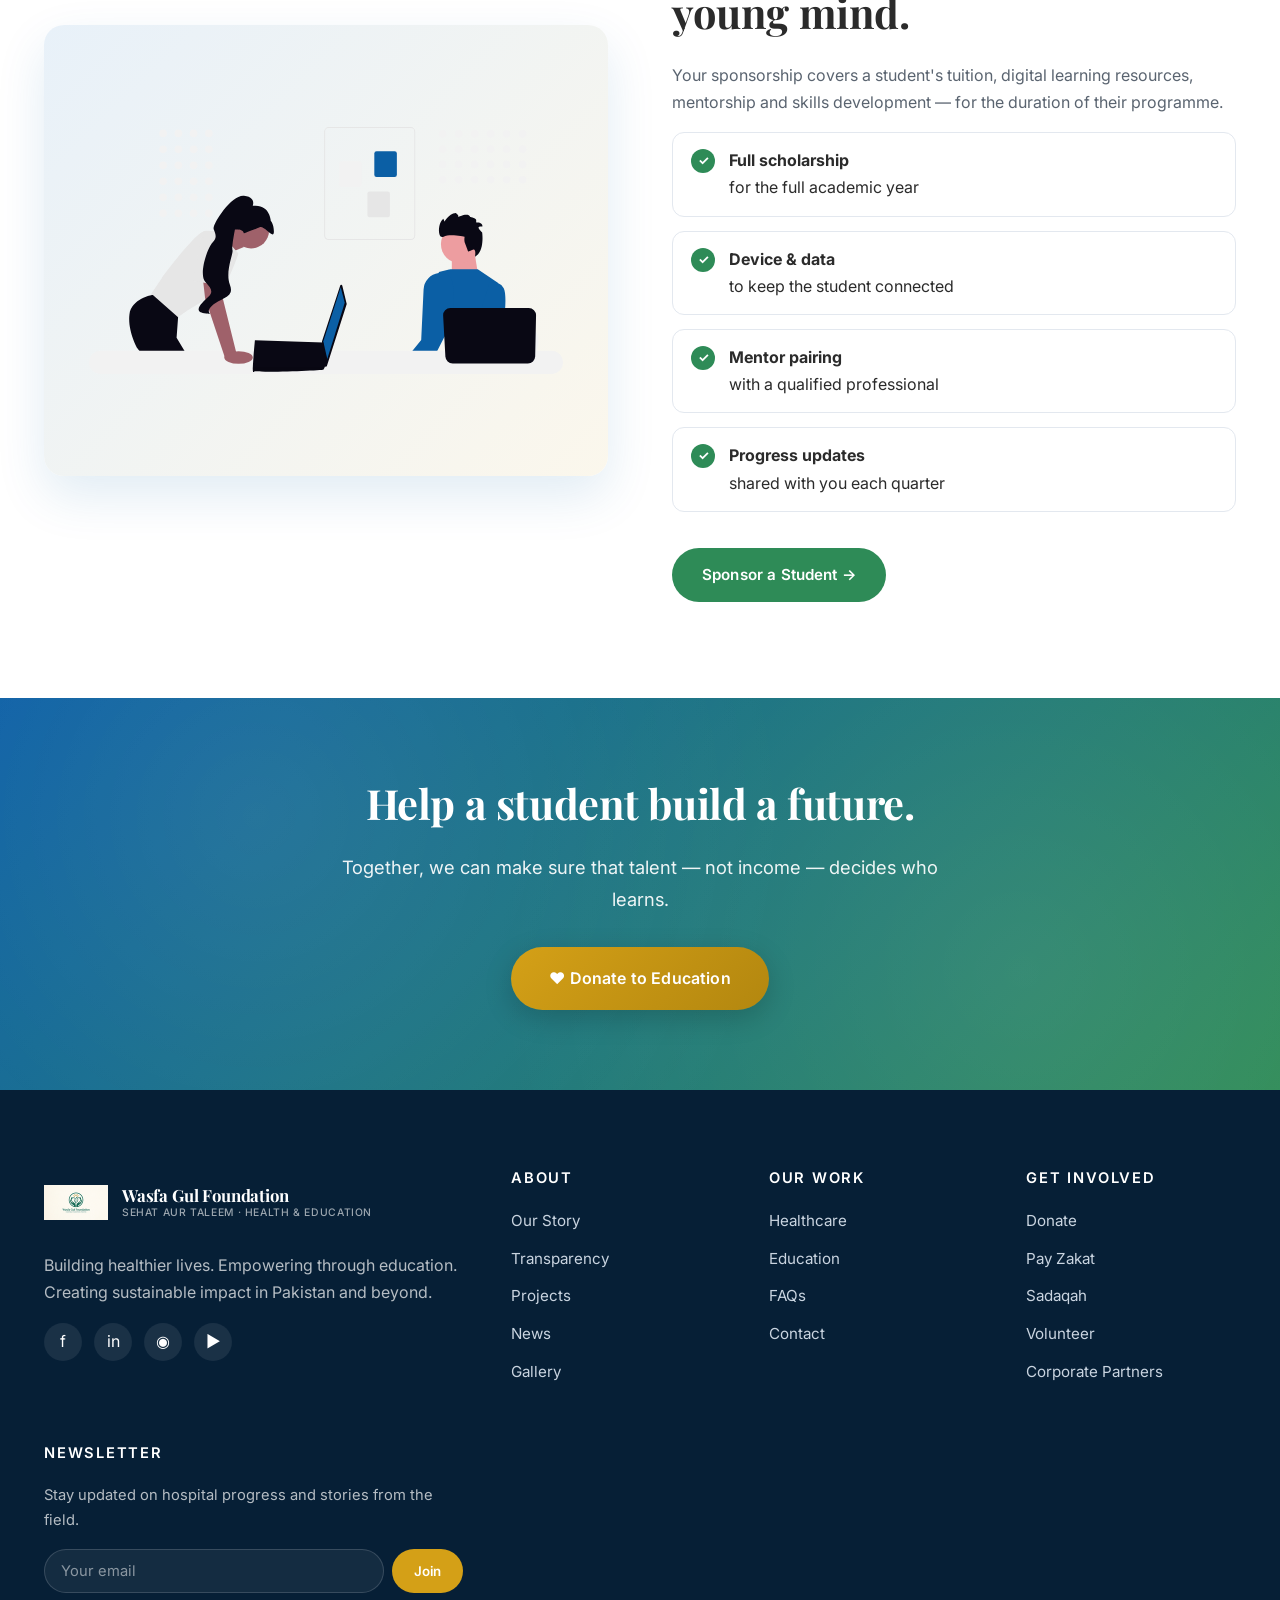
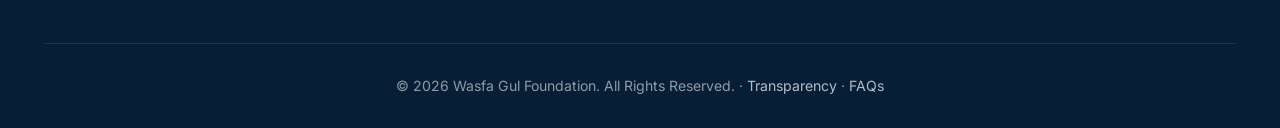
<file: education.html>
<!DOCTYPE html>
<html lang="en">
<head>
<meta charset="UTF-8" />
<script>document.documentElement.classList.add('js');</script>
<meta name="viewport" content="width=device-width, initial-scale=1.0" />
<title>Distance Learning Program — Wasfa Gul Foundation</title>
<meta name="description" content="The Wasfa Gul Foundation Distance Learning Program empowers deserving students through scholarships, online courses, mentorship and digital resources." />
<link rel="preconnect" href="https://fonts.googleapis.com" />
<link rel="preconnect" href="https://fonts.gstatic.com" crossorigin />
<link href="https://fonts.googleapis.com/css2?family=Playfair+Display:wght@600;700;800&family=Inter:wght@400;500;600;700&display=swap" rel="stylesheet" />
<link rel="stylesheet" href="assets/css/style.css" />
<meta property="og:title" content="Education — Wasfa Gul Foundation" />
<meta property="og:description" content="Distance learning, scholarships and mentorship for deserving students." />
<meta property="og:type" content="website" />
<meta property="og:url" content="https://wasfagulfoundation.org/education.html" />
<meta property="og:image" content="https://wasfagulfoundation.org/assets/img/logo-web.png" />
<meta property="og:image:width" content="1200" />
<meta property="og:image:height" content="630" />
<meta property="og:image:alt" content="Wasfa Gul Foundation — healthcare and education for underserved communities" />
<meta property="og:site_name" content="Wasfa Gul Foundation" />
<meta property="og:locale" content="en_PK" />
<meta name="twitter:card" content="summary_large_image" />
<meta name="twitter:title" content="Education — Wasfa Gul Foundation" />
<meta name="twitter:description" content="Distance learning, scholarships and mentorship for deserving students." />
<meta name="twitter:image" content="https://wasfagulfoundation.org/assets/img/logo-web.png" />
<script type="application/ld+json">
{
  "@context": "https://schema.org",
  "@graph": [
    {
      "@type": "NGO",
      "@id": "https://wasfagulfoundation.org/#org",
      "name": "Wasfa Gul Foundation",
      "alternateName": "WGF",
      "url": "https://wasfagulfoundation.org/",
      "logo": "https://wasfagulfoundation.org/assets/img/logo.png",
      "description": "A registered non-profit dedicated to building a state-of-the-art charitable hospital in Jhelum and empowering students through distance learning.",
      "address": {"@type": "PostalAddress", "addressLocality": "Jhelum", "addressRegion": "Punjab", "addressCountry": "PK"},
      "sameAs": ["https://www.facebook.com/profile.php?id=61591449750977", "https://www.linkedin.com/company/wasfagul", "https://www.instagram.com/wasfagulfoundation", "https://www.youtube.com/channel/UCj7Raf6vTUG47htOlN4OyPg"],
      "subOrganization": [{"@id": "https://wasfagulfoundation.org/#hospital"}, {"@id": "https://wasfagulfoundation.org/#education"}],
      "potentialAction": {
        "@type": "DonateAction",
        "target": {"@type": "EntryPoint", "urlTemplate": "https://wasfagulfoundation.org/donate.html", "actionPlatform": ["https://schema.org/DesktopWebPlatform", "https://schema.org/MobileWebPlatform"]},
        "recipient": {"@id": "https://wasfagulfoundation.org/#org"},
        "priceCurrency": "PKR"
      }
    },
    {
      "@type": "WebSite",
      "@id": "https://wasfagulfoundation.org/#website",
      "url": "https://wasfagulfoundation.org/",
      "name": "Wasfa Gul Foundation",
      "publisher": {"@id": "https://wasfagulfoundation.org/#org"},
      "inLanguage": "en-PK"
    }
  ]
}
</script>
<script type="application/ld+json">
{
  "@context": "https://schema.org",
  "@type": "BreadcrumbList",
  "itemListElement": [
    {
      "@type": "ListItem",
      "position": 1,
      "name": "Home",
      "item": "https://wasfagulfoundation.org/"
    },
    {
      "@type": "ListItem",
      "position": 2,
      "name": "Projects",
      "item": "https://wasfagulfoundation.org/projects.html"
    },
    {
      "@type": "ListItem",
      "position": 3,
      "name": "Education",
      "item": "https://wasfagulfoundation.org/education.html"
    }
  ]
}
</script>
</head>
<body>
<a class="skip-link" href="#main-content">Skip to main content</a>

<header class="site-header">
  <div class="nav-wrap">
    <a href="index.html" class="brand"><span class="brand-mark"><img src="assets/img/logo-mark.png" alt="Wasfa Gul Foundation logo" /></span><span class="brand-text">Wasfa Gul Foundation<small>Health · Education · Hope</small></span></a>
    <button class="nav-toggle" aria-label="Open menu" aria-expanded="false">☰</button>
    <ul class="nav-menu" id="primary-nav">
      <li><a href="index.html">Home</a></li>
      <li><a href="about.html">About</a></li>
      <li><a href="hospital.html">Healthcare</a></li>
      <li><a href="education.html" class="active">Education</a></li>
      <li><a href="transparency.html">Transparency</a></li>
      <li><a href="gallery.html">Gallery</a></li>
      <li><a href="news.html">News</a></li>
      <li><a href="contact.html">Contact</a></li>
      <li class="nav-cta donate-dropdown">
        <a href="donate.html" class="btn btn-gold btn-sm" aria-haspopup="true" aria-expanded="false">❤ Donate <span aria-hidden="true">▾</span> <span class="urdu-label" lang="ur">عطیہ کریں</span></a>
        <ul class="donate-dropdown-menu" role="menu" aria-label="Ways to give">
          <li role="none"><a href="donate.html" role="menuitem"><span class="icon" aria-hidden="true">❤</span> Donate Now</a></li>
          <li role="none"><a href="zakat.html" role="menuitem"><span class="icon" aria-hidden="true">☪</span> Zakat</a></li>
          <li role="none"><a href="sadaqah.html" role="menuitem"><span class="icon" aria-hidden="true">✦</span> Sadaqah</a></li>
          <li role="none"><a href="volunteer.html" role="menuitem"><span class="icon" aria-hidden="true">🤝</span> Volunteer</a></li>
        </ul>
      </li>
    </ul>
  </div>
</header>

<main id="main-content" tabindex="-1">

<section class="page-hero">
  <div class="page-hero-bg" style="background-image: linear-gradient(135deg, #0B5FA5 0%, #084a82 70%);"></div>
  <div class="container">
    <div class="breadcrumb"><a href="index.html">Home</a> / <a href="projects.html">Projects</a> / Education</div>
    <h1>Distance Learning Program</h1>
    <p>Education should never stop because of poverty.</p>
  </div>
</section>

<section class="section">
  <div class="container">
    <div class="split">
      <div class="reveal">
        <span class="eyebrow">Empowering deserving students</span>
        <h2>Modern resources, real opportunity.</h2>
        <p class="lead">Our Distance Learning Program empowers deserving students by providing access to modern educational resources and online learning opportunities.</p>
        <p>We believe education is the strongest tool for breaking the cycle of poverty. By combining scholarships with digital infrastructure and mentorship, we make sure financial circumstances don't limit a student's potential.</p>
      </div>
      <div class="split-img reveal">
        <img src="assets/img/illustrations/education.svg" alt="Students collaborating" loading="lazy" />
      </div>
    </div>
  </div>
</section>

<!-- Program Components -->
<section class="section section-alt">
  <div class="container">
    <div class="section-header reveal">
      <span class="eyebrow">Program Components</span>
      <h2>What students receive</h2>
    </div>
    <div class="grid grid-4">
      <div class="card reveal"><div class="card-icon">🎓</div><h3>Scholarships</h3><p>Financial support so deserving students never abandon their dreams.</p></div>
      <div class="card reveal"><div class="card-icon green">💻</div><h3>Online Courses</h3><p>Curated courses across academic and skill-based subjects.</p></div>
      <div class="card reveal"><div class="card-icon gold">📚</div><h3>Digital Resources</h3><p>Books, journals and modern learning materials.</p></div>
      <div class="card reveal"><div class="card-icon">📜</div><h3>Certifications</h3><p>Professional certifications that improve career outcomes.</p></div>
      <div class="card reveal"><div class="card-icon green">🧭</div><h3>Career Guidance</h3><p>One-on-one support to plan academic and career paths.</p></div>
      <div class="card reveal"><div class="card-icon gold">🤝</div><h3>Mentorship</h3><p>Pairing students with experienced professionals.</p></div>
      <div class="card reveal"><div class="card-icon">⚙</div><h3>Technology Support</h3><p>Access to devices and internet for learners in remote areas.</p></div>
      <div class="card reveal"><div class="card-icon green">💡</div><h3>Skills Development</h3><p>Practical, employable skills for the modern economy.</p></div>
    </div>
  </div>
</section>

<!-- Pathway -->
<section class="section">
  <div class="container">
    <div class="section-header reveal" style="margin-bottom:48px;">
      <span class="eyebrow">Student Pathway</span>
      <h2>From scholarship to livelihood</h2>
    </div>
    <div class="timeline">
      <div class="timeline-item reveal"><div class="timeline-dot"></div><h4>Step 1 — Scholarship</h4><p>Identify deserving students and provide financial support to remove the immediate barrier.</p></div>
      <div class="timeline-item reveal"><div class="timeline-dot"></div><h4>Step 2 — Digital Learning</h4><p>Equip students with devices, internet access and access to online courses.</p></div>
      <div class="timeline-item reveal"><div class="timeline-dot"></div><h4>Step 3 — Skills Development</h4><p>Layer in vocational and professional skills aligned with market needs.</p></div>
      <div class="timeline-item reveal"><div class="timeline-dot"></div><h4>Step 4 — Mentorship &amp; Employment</h4><p>Mentors guide students into internships, certifications and meaningful work.</p></div>
    </div>
  </div>
</section>

<!-- Sponsor a Student -->
<section class="section section-alt">
  <div class="container">
    <div class="split">
      <div class="split-img landscape reveal">
        <img src="assets/img/illustrations/teamwork.svg" alt="Group of students learning together" loading="lazy" />
      </div>
      <div class="reveal">
        <span class="eyebrow gold">Sponsor a Student</span>
        <h2>Invest in one promising young mind.</h2>
        <p>Your sponsorship covers a student's tuition, digital learning resources, mentorship and skills development — for the duration of their programme.</p>
        <ul class="feature-list mb-3">
          <li><span class="tick">✓</span><span><strong>Full scholarship</strong> for the full academic year</span></li>
          <li><span class="tick">✓</span><span><strong>Device &amp; data</strong> to keep the student connected</span></li>
          <li><span class="tick">✓</span><span><strong>Mentor pairing</strong> with a qualified professional</span></li>
          <li><span class="tick">✓</span><span><strong>Progress updates</strong> shared with you each quarter</span></li>
        </ul>
        <a href="donate.html" class="btn btn-secondary">Sponsor a Student →</a>
      </div>
    </div>
  </div>
</section>

<section class="cta-banner">
  <div class="container reveal">
    <h2>Help a student build a future.</h2>
    <p>Together, we can make sure that talent — not income — decides who learns.</p>
    <a href="donate.html" class="btn btn-gold btn-lg">❤ Donate to Education</a>
  </div>
</section>

</main>

<!-- HIDDEN: international/diaspora donations not currently permitted.
     To restore, delete this comment opener and the closing marker below.
<section class="diaspora-bar" aria-label="International donations">
  <div class="container">
    <h3>Donating from abroad?</h3>
    <div class="diaspora-buttons">
      <a href="donate.html" class="diaspora-btn"><span aria-hidden="true">🇵🇰</span> Donate in Pakistan</a>
      <a href="donate.html#uk" class="diaspora-btn"><span aria-hidden="true">🇬🇧</span> Donate in UK</a>
      <a href="donate.html#usa" class="diaspora-btn"><span aria-hidden="true">🇺🇸</span> Donate in USA</a>
    </div>
  </div>
</section>
-->

<footer class="site-footer">
  <div class="container">
    <div class="footer-grid">
      <div class="footer-about">
        <a href="index.html" class="brand"><span class="brand-mark"><img src="assets/img/logo-mark.png" alt="Wasfa Gul Foundation logo" /></span><span class="brand-text" style="color:#fff;">Wasfa Gul Foundation<small>Sehat aur Taleem · Health &amp; Education</small></span></a>
        <p>Building healthier lives. Empowering through education. Creating sustainable impact in Pakistan and beyond.</p>
        <ul class="social-list" aria-label="Social media"><li><a href="https://www.facebook.com/profile.php?id=61591449750977" aria-label="Facebook" target="_blank" rel="noopener">f</a></li><li><a href="#" aria-label="LinkedIn">in</a></li><li><a href="https://www.instagram.com/wasfagulfoundation/" aria-label="Instagram" target="_blank" rel="noopener">◉</a></li><li><a href="https://www.youtube.com/channel/UCj7Raf6vTUG47htOlN4OyPg" aria-label="YouTube" target="_blank" rel="noopener">▶</a></li></ul>
      </div>
      <div><h4>About</h4><ul class="footer-list"><li><a href="about.html">Our Story</a></li><li><a href="transparency.html">Transparency</a></li><li><a href="projects.html">Projects</a></li><li><a href="news.html">News</a></li><li><a href="gallery.html">Gallery</a></li></ul></div>
      <div><h4>Our Work</h4><ul class="footer-list"><li><a href="hospital.html">Healthcare</a></li><li><a href="education.html">Education</a></li><li><a href="faq.html">FAQs</a></li><li><a href="contact.html">Contact</a></li></ul></div>
      <div><h4>Get Involved</h4><ul class="footer-list"><li><a href="donate.html">Donate</a></li><li><a href="zakat.html">Pay Zakat</a></li><li><a href="sadaqah.html">Sadaqah</a></li><li><a href="volunteer.html">Volunteer</a></li><li><a href="donate.html">Corporate Partners</a></li></ul></div>
      <div><h4>Newsletter</h4><p style="font-size:0.92rem; color: rgba(255,255,255,0.7);">Stay updated on hospital progress and stories from the field.</p><form class="newsletter-form" data-demo><label for="nl-email" class="visually-hidden">Email address</label><input id="nl-email" type="email" placeholder="Your email" required /><button type="submit">Join</button></form></div>
    </div>
    <div class="copyright">© 2026 Wasfa Gul Foundation. All Rights Reserved. · <a href="transparency.html" style="color: rgba(255,255,255,0.7);">Transparency</a> · <a href="faq.html" style="color: rgba(255,255,255,0.7);">FAQs</a></div>
  </div>
</footer>

<script src="assets/js/main.js"></script>
</body>
</html>
</file>
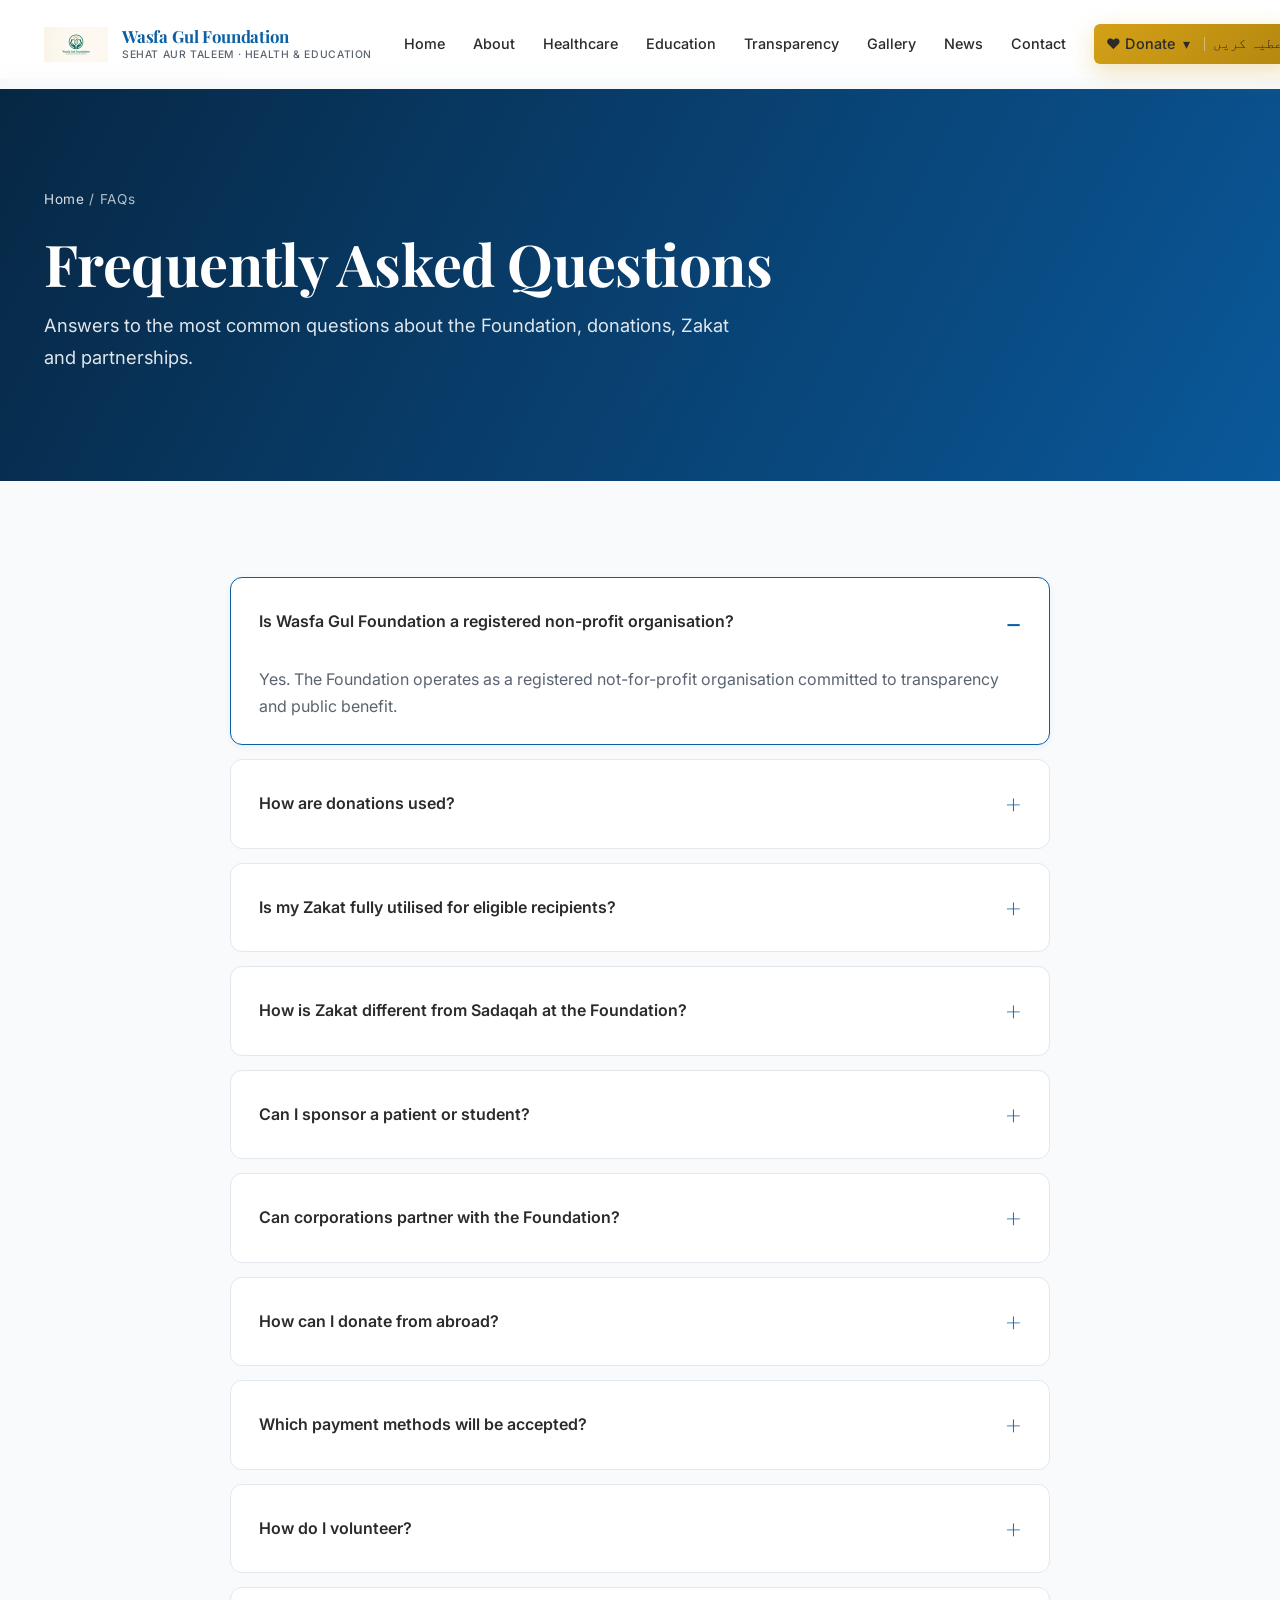
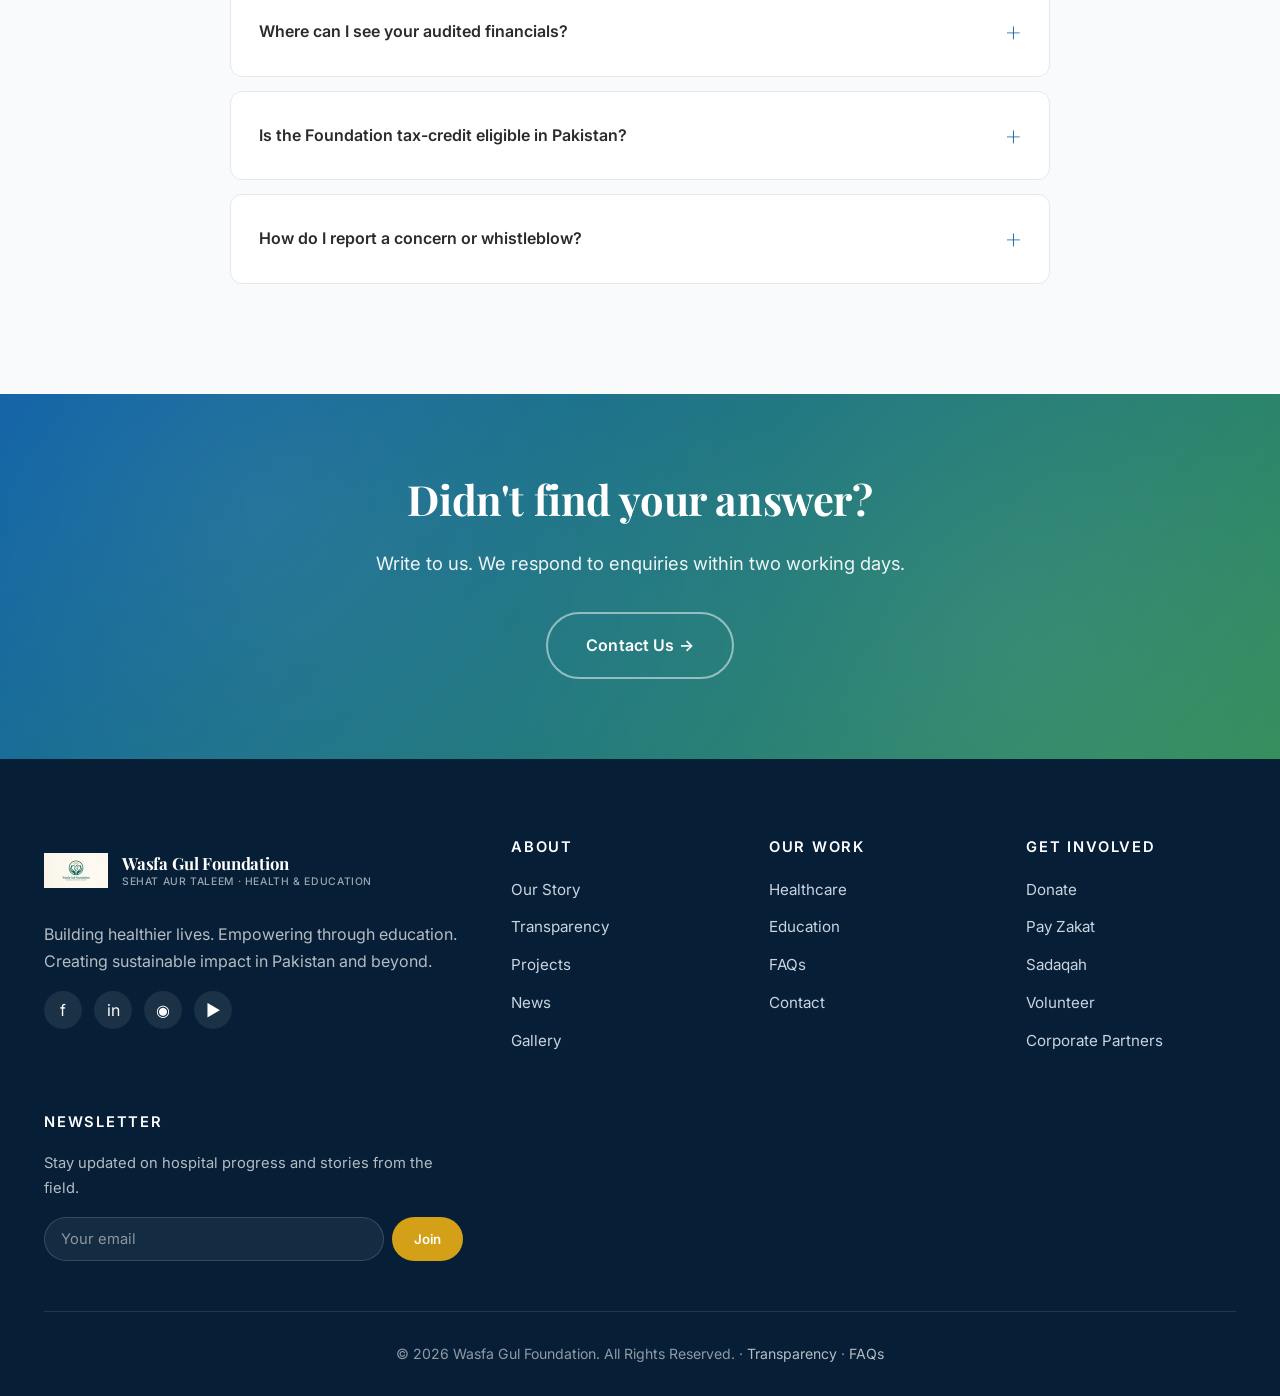
<file: faq.html>
<!DOCTYPE html>
<html lang="en">
<head>
<meta charset="UTF-8" />
<script>document.documentElement.classList.add('js');</script>
<meta name="viewport" content="width=device-width, initial-scale=1.0" />
<title>FAQs — Wasfa Gul Foundation</title>
<meta name="description" content="Frequently asked questions about Wasfa Gul Foundation — donations, Zakat, governance, volunteering and partnerships." />
<link rel="preconnect" href="https://fonts.googleapis.com" />
<link rel="preconnect" href="https://fonts.gstatic.com" crossorigin />
<link href="https://fonts.googleapis.com/css2?family=Playfair+Display:wght@600;700;800&family=Inter:wght@400;500;600;700&display=swap" rel="stylesheet" />
<link rel="stylesheet" href="assets/css/style.css" />
<meta property="og:title" content="FAQs — Wasfa Gul Foundation" />
<meta property="og:description" content="Answers to common questions about donations, Zakat, governance and partnerships." />
<meta property="og:type" content="website" />
<meta property="og:url" content="https://wasfagulfoundation.org/faq.html" />
<meta property="og:image" content="https://wasfagulfoundation.org/assets/img/logo-web.png" />
<meta property="og:site_name" content="Wasfa Gul Foundation" />
<meta name="twitter:card" content="summary_large_image" />
<script type="application/ld+json">
{"@context":"https://schema.org","@type":"BreadcrumbList","itemListElement":[
  {"@type":"ListItem","position":1,"name":"Home","item":"https://wasfagulfoundation.org/"},
  {"@type":"ListItem","position":2,"name":"FAQs","item":"https://wasfagulfoundation.org/faq.html"}
]}
</script>
<script type="application/ld+json">
{
  "@context": "https://schema.org",
  "@type": "FAQPage",
  "mainEntity": [
    {"@type":"Question","name":"Is Wasfa Gul Foundation a registered non-profit organisation?","acceptedAnswer":{"@type":"Answer","text":"Yes. The Foundation operates as a registered not-for-profit organisation committed to transparency and public benefit."}},
    {"@type":"Question","name":"How are donations used?","acceptedAnswer":{"@type":"Answer","text":"Donations are allocated toward healthcare, education, infrastructure development and community welfare projects in accordance with the Foundation's objectives. Indicative split is 70% hospital build, 15% patient care, 10% education, 5% operations (operations funded only from Sadaqah and unrestricted gifts)."}},
    {"@type":"Question","name":"Is my Zakat fully utilised for eligible recipients?","acceptedAnswer":{"@type":"Answer","text":"Yes. 100% of Zakat is used for recipients eligible under the eight Quranic categories — primarily patients who cannot pay for treatment and students in financial need. No portion is used for administration."}},
    {"@type":"Question","name":"Can I sponsor a patient or student?","acceptedAnswer":{"@type":"Answer","text":"Yes. The Foundation offers sponsorship opportunities for medical treatment and educational scholarships. You can select a preference at the donation page or write to us for a tailored arrangement."}},
    {"@type":"Question","name":"Can corporations partner with the Foundation?","acceptedAnswer":{"@type":"Answer","text":"Absolutely. We welcome CSR partnerships, equipment sponsorships, naming rights and collaborative projects."}},
    {"@type":"Question","name":"How can I donate from abroad?","acceptedAnswer":{"@type":"Answer","text":"International donation routing through UK and US partners is being established. Until then, international donors can wire funds directly — please contact us for bank details."}},
    {"@type":"Question","name":"How do I volunteer?","acceptedAnswer":{"@type":"Answer","text":"Visit the Volunteer page and submit the application form. Our team will match your skills and availability to current opportunities."}},
    {"@type":"Question","name":"Where can I see your audited financials?","acceptedAnswer":{"@type":"Answer","text":"Audited financials will be published on the Transparency page after the Foundation's first reporting cycle and external audit."}}
  ]
}
</script>
<script type="application/ld+json">
{
  "@context": "https://schema.org",
  "@graph": [
    {
      "@type": "NGO",
      "@id": "https://wasfagulfoundation.org/#org",
      "name": "Wasfa Gul Foundation",
      "alternateName": "WGF",
      "url": "https://wasfagulfoundation.org/",
      "logo": "https://wasfagulfoundation.org/assets/img/logo.png",
      "description": "A registered non-profit dedicated to building a state-of-the-art charitable hospital in Jhelum and empowering students through distance learning.",
      "address": {"@type": "PostalAddress", "addressLocality": "Jhelum", "addressRegion": "Punjab", "addressCountry": "PK"},
      "sameAs": ["https://www.facebook.com/profile.php?id=61591449750977", "https://www.linkedin.com/company/wasfagul", "https://www.instagram.com/wasfagulfoundation", "https://www.youtube.com/channel/UCj7Raf6vTUG47htOlN4OyPg"],
      "subOrganization": [{"@id": "https://wasfagulfoundation.org/#hospital"}, {"@id": "https://wasfagulfoundation.org/#education"}],
      "potentialAction": {
        "@type": "DonateAction",
        "target": {"@type": "EntryPoint", "urlTemplate": "https://wasfagulfoundation.org/donate.html", "actionPlatform": ["https://schema.org/DesktopWebPlatform", "https://schema.org/MobileWebPlatform"]},
        "recipient": {"@id": "https://wasfagulfoundation.org/#org"},
        "priceCurrency": "PKR"
      }
    },
    {
      "@type": "WebSite",
      "@id": "https://wasfagulfoundation.org/#website",
      "url": "https://wasfagulfoundation.org/",
      "name": "Wasfa Gul Foundation",
      "publisher": {"@id": "https://wasfagulfoundation.org/#org"},
      "inLanguage": "en-PK"
    }
  ]
}
</script>
</head>
<body>
<a class="skip-link" href="#main-content">Skip to main content</a>

<header class="site-header">
  <div class="nav-wrap">
    <a href="index.html" class="brand"><span class="brand-mark"><img src="assets/img/logo-mark.png" alt="Wasfa Gul Foundation logo" /></span><span class="brand-text">Wasfa Gul Foundation<small>Sehat aur Taleem · Health &amp; Education</small></span></a>
    <button class="nav-toggle" aria-label="Open menu" aria-expanded="false">☰</button>
    <ul class="nav-menu" id="primary-nav">
      <li><a href="index.html">Home</a></li>
      <li><a href="about.html">About</a></li>
      <li><a href="hospital.html">Healthcare</a></li>
      <li><a href="education.html">Education</a></li>
      <li><a href="transparency.html">Transparency</a></li>
      <li><a href="gallery.html">Gallery</a></li>
      <li><a href="news.html">News</a></li>
      <li><a href="contact.html">Contact</a></li>
      <li class="nav-cta donate-dropdown">
        <a href="donate.html" class="btn btn-gold btn-sm" aria-haspopup="true" aria-expanded="false">❤ Donate <span aria-hidden="true">▾</span> <span class="urdu-label" lang="ur">عطیہ کریں</span></a>
        <ul class="donate-dropdown-menu" role="menu" aria-label="Ways to give">
          <li role="none"><a href="donate.html" role="menuitem"><span class="icon" aria-hidden="true">❤</span> Donate Now</a></li>
          <li role="none"><a href="zakat.html" role="menuitem"><span class="icon" aria-hidden="true">☪</span> Zakat</a></li>
          <li role="none"><a href="sadaqah.html" role="menuitem"><span class="icon" aria-hidden="true">✦</span> Sadaqah</a></li>
          <li role="none"><a href="volunteer.html" role="menuitem"><span class="icon" aria-hidden="true">🤝</span> Volunteer</a></li>
        </ul>
      </li>
    </ul>
  </div>
</header>

<main id="main-content" tabindex="-1">

<section class="page-hero">
  <div class="page-hero-bg" style="background-image: linear-gradient(135deg, #0B5FA5 0%, #084a82 70%);"></div>
  <div class="container">
    <div class="breadcrumb"><a href="index.html">Home</a> / FAQs</div>
    <h1>Frequently Asked Questions</h1>
    <p>Answers to the most common questions about the Foundation, donations, Zakat and partnerships.</p>
  </div>
</section>

<section class="section">
  <div class="container">
    <div class="faq">
      <details class="faq-item" open>
        <summary>Is Wasfa Gul Foundation a registered non-profit organisation?</summary>
        <div class="faq-content">Yes. The Foundation operates as a registered not-for-profit organisation committed to transparency and public benefit.</div>
      </details>
      <details class="faq-item">
        <summary>How are donations used?</summary>
        <div class="faq-content">Donations are allocated toward healthcare, education, infrastructure development and community welfare projects in accordance with the Foundation's objectives. Indicative split for the first three years: 70% hospital build, 15% patient care, 10% education, 5% operations (operations funded only from Sadaqah and unrestricted gifts).</div>
      </details>
      <details class="faq-item">
        <summary>Is my Zakat fully utilised for eligible recipients?</summary>
        <div class="faq-content">Yes. 100% of Zakat is used for recipients eligible under the eight Quranic categories — primarily patients who cannot pay for treatment and students in financial need. No portion of your Zakat is used for administration, marketing or overheads.</div>
      </details>
      <details class="faq-item">
        <summary>How is Zakat different from Sadaqah at the Foundation?</summary>
        <div class="faq-content">Zakat is obligatory, fixed at 2.5% of eligible wealth, and restricted to the eight Quranic categories. Sadaqah is voluntary, any amount, any time, and can support both programmes and operations. See the <a href="sadaqah.html">Sadaqah</a> and <a href="zakat.html">Zakat</a> pages for full detail.</div>
      </details>
      <details class="faq-item">
        <summary>Can I sponsor a patient or student?</summary>
        <div class="faq-content">Yes. The Foundation offers sponsorship opportunities for medical treatment and educational scholarships. You can select a preference at the <a href="donate.html">donation page</a> or write to us for a tailored arrangement.</div>
      </details>
      <details class="faq-item">
        <summary>Can corporations partner with the Foundation?</summary>
        <div class="faq-content">Absolutely. We welcome CSR partnerships, equipment sponsorships, naming rights and collaborative projects. Please <a href="contact.html">contact us</a> to discuss.</div>
      </details>
      <details class="faq-item">
        <summary>How can I donate from abroad?</summary>
        <div class="faq-content">International donation routing through UK and US partners is being established (same model as Shaukat Khanum's IKCA-USA / IKCA-UK). Until those entities are operational, international donors can wire funds directly to the Foundation's accounts — please <a href="contact.html">contact us</a> for bank details and reference instructions.</div>
      </details>
      <details class="faq-item">
        <summary>Which payment methods will be accepted?</summary>
        <div class="faq-content">For local PKR donations: JazzCash, Easypaisa, credit/debit cards (via Safepay), and bank transfer. For international donations: a sister entity in UK/US is planned to accept Stripe and PayPal. See the <a href="transparency.html#gateway">technical note</a> on Transparency for the latest status.</div>
      </details>
      <details class="faq-item">
        <summary>How do I volunteer?</summary>
        <div class="faq-content">Visit the <a href="volunteer.html">Volunteer page</a> and submit the application form. Our team will match your skills and availability to current opportunities. We need doctors, nurses, teachers, engineers, IT professionals, social workers and corporate volunteer teams.</div>
      </details>
      <details class="faq-item">
        <summary>Where can I see your audited financials?</summary>
        <div class="faq-content">Audited financials will be published on the <a href="transparency.html">Transparency page</a> after the Foundation's first reporting cycle and external audit. The Foundation is in its founding year and is working through registration, certification and first-year auditing.</div>
      </details>
      <details class="faq-item">
        <summary>Is the Foundation tax-credit eligible in Pakistan?</summary>
        <div class="faq-content">The Foundation has begun the application process for Pakistan Centre for Philanthropy (PCP) certification, which enables tax credit under Section 2(36)(c) of the Income Tax Ordinance. Status updates will be published on the <a href="transparency.html">Transparency page</a>.</div>
      </details>
      <details class="faq-item">
        <summary>How do I report a concern or whistleblow?</summary>
        <div class="faq-content">Please <a href="contact.html">contact us</a> in writing. The Foundation operates a written whistleblower policy that protects the identity of those raising legitimate concerns about governance, finance or safeguarding.</div>
      </details>
    </div>
  </div>
</section>

<section class="cta-banner">
  <div class="container reveal">
    <h2>Didn't find your answer?</h2>
    <p>Write to us. We respond to enquiries within two working days.</p>
    <a href="contact.html" class="btn btn-outline-white btn-lg">Contact Us →</a>
  </div>
</section>

</main>

<!-- HIDDEN: international/diaspora donations not currently permitted.
     To restore, delete this comment opener and the closing marker below.
<section class="diaspora-bar" aria-label="International donations">
  <div class="container">
    <h3>Donating from abroad?</h3>
    <div class="diaspora-buttons">
      <a href="donate.html" class="diaspora-btn"><span aria-hidden="true">🇵🇰</span> Donate in Pakistan</a>
      <a href="donate.html#uk" class="diaspora-btn"><span aria-hidden="true">🇬🇧</span> Donate in UK</a>
      <a href="donate.html#usa" class="diaspora-btn"><span aria-hidden="true">🇺🇸</span> Donate in USA</a>
    </div>
  </div>
</section>
-->

<footer class="site-footer">
  <div class="container">
    <div class="footer-grid">
      <div class="footer-about">
        <a href="index.html" class="brand"><span class="brand-mark"><img src="assets/img/logo-mark.png" alt="Wasfa Gul Foundation logo" /></span><span class="brand-text" style="color:#fff;">Wasfa Gul Foundation<small>Sehat aur Taleem · Health &amp; Education</small></span></a>
        <p>Building healthier lives. Empowering through education. Creating sustainable impact in Pakistan and beyond.</p>
        <ul class="social-list" aria-label="Social media"><li><a href="https://www.facebook.com/profile.php?id=61591449750977" aria-label="Facebook" target="_blank" rel="noopener">f</a></li><li><a href="#" aria-label="LinkedIn">in</a></li><li><a href="https://www.instagram.com/wasfagulfoundation/" aria-label="Instagram" target="_blank" rel="noopener">◉</a></li><li><a href="https://www.youtube.com/channel/UCj7Raf6vTUG47htOlN4OyPg" aria-label="YouTube" target="_blank" rel="noopener">▶</a></li></ul>
      </div>
      <div><h4>About</h4><ul class="footer-list"><li><a href="about.html">Our Story</a></li><li><a href="transparency.html">Transparency</a></li><li><a href="projects.html">Projects</a></li><li><a href="news.html">News</a></li><li><a href="gallery.html">Gallery</a></li></ul></div>
      <div><h4>Our Work</h4><ul class="footer-list"><li><a href="hospital.html">Healthcare</a></li><li><a href="education.html">Education</a></li><li><a href="faq.html">FAQs</a></li><li><a href="contact.html">Contact</a></li></ul></div>
      <div><h4>Get Involved</h4><ul class="footer-list"><li><a href="donate.html">Donate</a></li><li><a href="zakat.html">Pay Zakat</a></li><li><a href="sadaqah.html">Sadaqah</a></li><li><a href="volunteer.html">Volunteer</a></li><li><a href="donate.html">Corporate Partners</a></li></ul></div>
      <div><h4>Newsletter</h4><p style="font-size:0.92rem; color: rgba(255,255,255,0.7);">Stay updated on hospital progress and stories from the field.</p><form class="newsletter-form" data-demo><label for="nl-email" class="visually-hidden">Email address</label><input id="nl-email" type="email" placeholder="Your email" required /><button type="submit">Join</button></form></div>
    </div>
    <div class="copyright">© 2026 Wasfa Gul Foundation. All Rights Reserved. · <a href="transparency.html" style="color: rgba(255,255,255,0.7);">Transparency</a> · <a href="faq.html" style="color: rgba(255,255,255,0.7);">FAQs</a></div>
  </div>
</footer>

<script src="assets/js/main.js"></script>
</body>
</html>
</file>
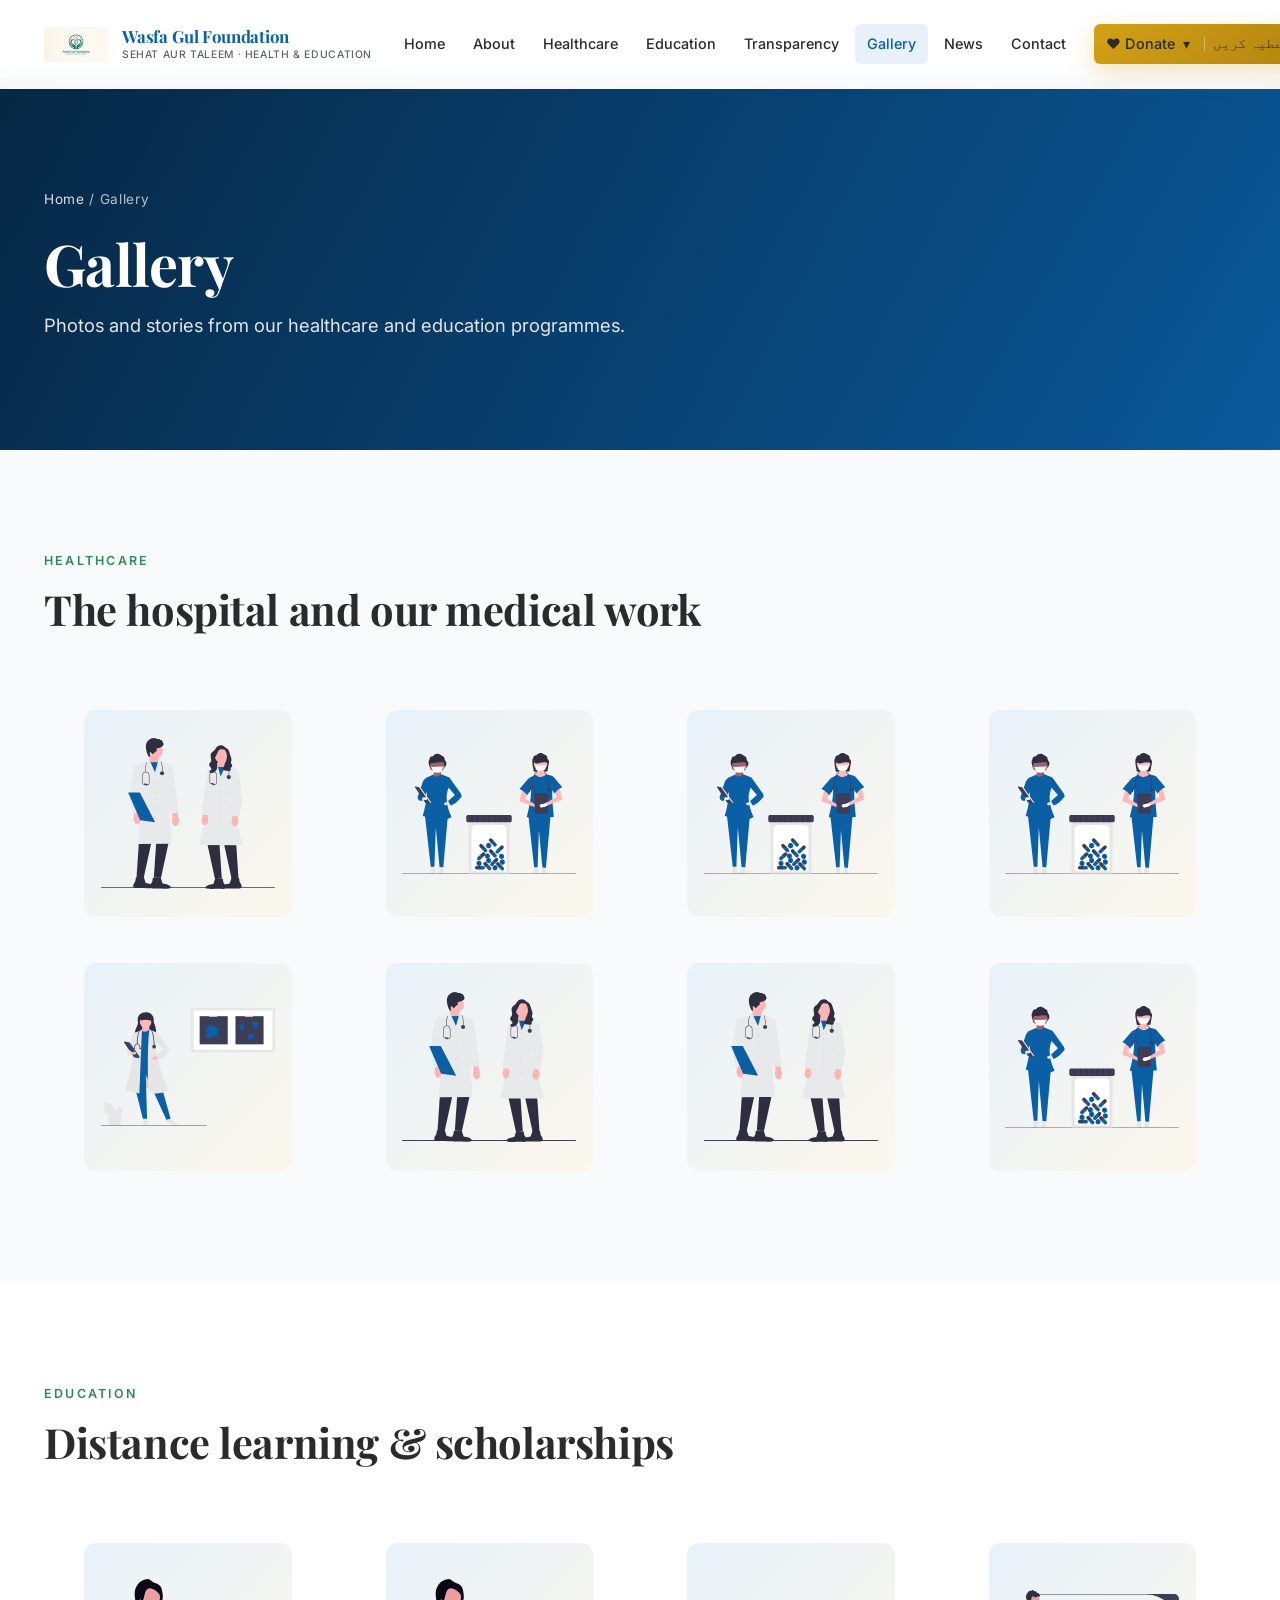
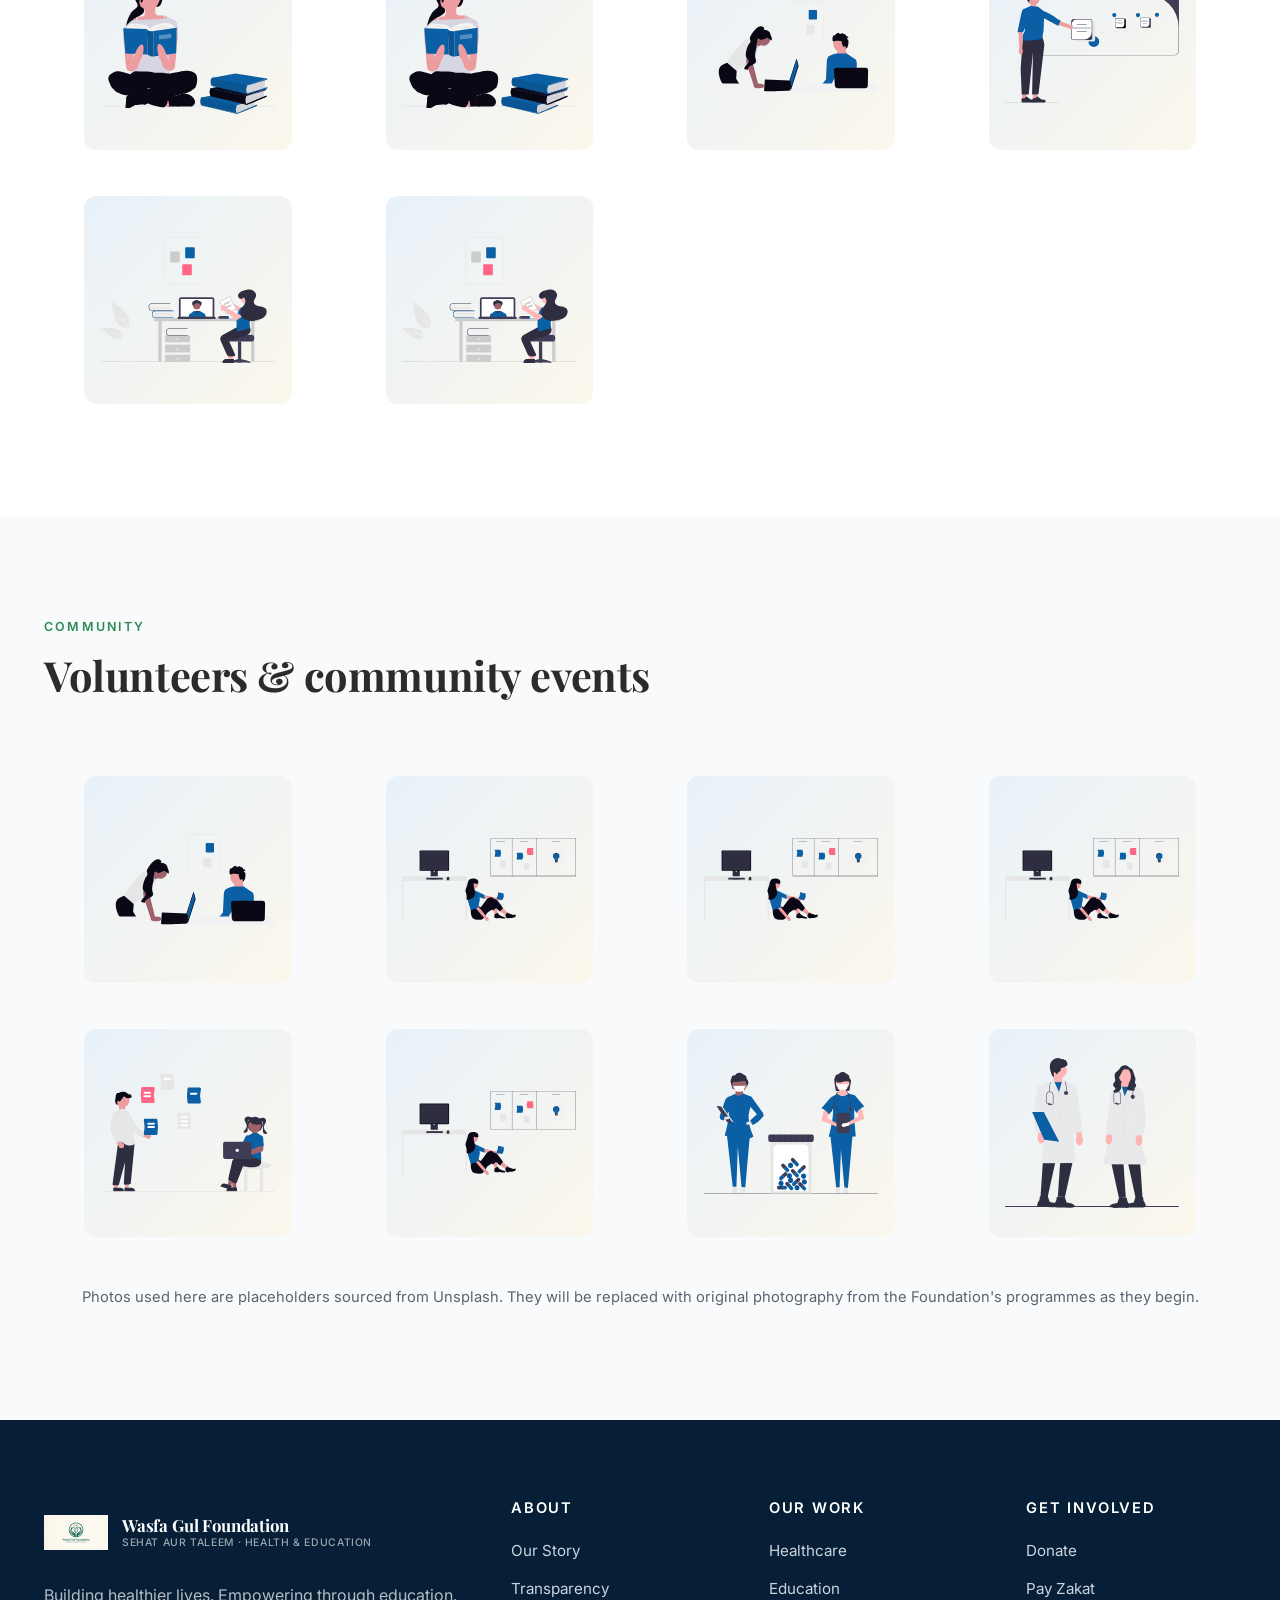
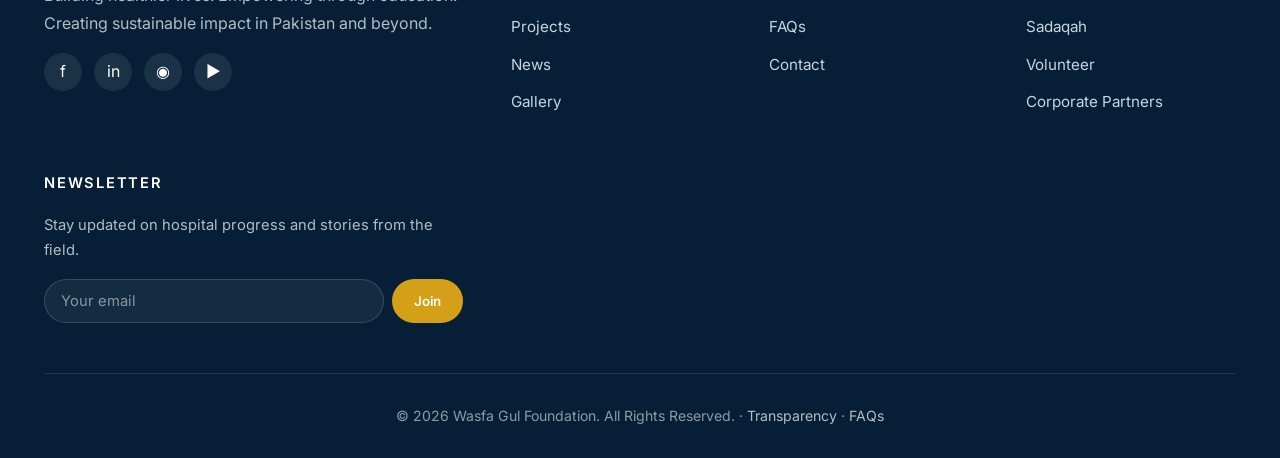
<file: gallery.html>
<!DOCTYPE html>
<html lang="en">
<head>
<meta charset="UTF-8" />
<script>document.documentElement.classList.add('js');</script>
<meta name="viewport" content="width=device-width, initial-scale=1.0" />
<title>Gallery — Wasfa Gul Foundation</title>
<meta name="description" content="Photo and video gallery of Wasfa Gul Foundation's hospital project, educational initiatives, community events and volunteer activities." />
<link rel="preconnect" href="https://fonts.googleapis.com" />
<link rel="preconnect" href="https://fonts.gstatic.com" crossorigin />
<link href="https://fonts.googleapis.com/css2?family=Playfair+Display:wght@600;700;800&family=Inter:wght@400;500;600;700&display=swap" rel="stylesheet" />
<link rel="stylesheet" href="assets/css/style.css" />
<meta property="og:title" content="Gallery — Wasfa Gul Foundation" />
<meta property="og:description" content="Photos and videos from the field — hospital progress, education, community events." />
<meta property="og:type" content="website" />
<meta property="og:url" content="https://wasfagulfoundation.org/gallery.html" />
<meta property="og:image" content="https://wasfagulfoundation.org/assets/img/logo-web.png" />
<meta property="og:site_name" content="Wasfa Gul Foundation" />
<meta name="twitter:card" content="summary_large_image" />
<script type="application/ld+json">
{"@context":"https://schema.org","@type":"BreadcrumbList","itemListElement":[
  {"@type":"ListItem","position":1,"name":"Home","item":"https://wasfagulfoundation.org/"},
  {"@type":"ListItem","position":2,"name":"Gallery","item":"https://wasfagulfoundation.org/gallery.html"}
]}
</script>
<script type="application/ld+json">
{
  "@context": "https://schema.org",
  "@graph": [
    {
      "@type": "NGO",
      "@id": "https://wasfagulfoundation.org/#org",
      "name": "Wasfa Gul Foundation",
      "alternateName": "WGF",
      "url": "https://wasfagulfoundation.org/",
      "logo": "https://wasfagulfoundation.org/assets/img/logo.png",
      "description": "A registered non-profit dedicated to building a state-of-the-art charitable hospital in Jhelum and empowering students through distance learning.",
      "address": {"@type": "PostalAddress", "addressLocality": "Jhelum", "addressRegion": "Punjab", "addressCountry": "PK"},
      "sameAs": ["https://www.facebook.com/profile.php?id=61591449750977", "https://www.linkedin.com/company/wasfagul", "https://www.instagram.com/wasfagulfoundation", "https://www.youtube.com/channel/UCj7Raf6vTUG47htOlN4OyPg"],
      "subOrganization": [{"@id": "https://wasfagulfoundation.org/#hospital"}, {"@id": "https://wasfagulfoundation.org/#education"}],
      "potentialAction": {
        "@type": "DonateAction",
        "target": {"@type": "EntryPoint", "urlTemplate": "https://wasfagulfoundation.org/donate.html", "actionPlatform": ["https://schema.org/DesktopWebPlatform", "https://schema.org/MobileWebPlatform"]},
        "recipient": {"@id": "https://wasfagulfoundation.org/#org"},
        "priceCurrency": "PKR"
      }
    },
    {
      "@type": "WebSite",
      "@id": "https://wasfagulfoundation.org/#website",
      "url": "https://wasfagulfoundation.org/",
      "name": "Wasfa Gul Foundation",
      "publisher": {"@id": "https://wasfagulfoundation.org/#org"},
      "inLanguage": "en-PK"
    }
  ]
}
</script>
</head>
<body>
<a class="skip-link" href="#main-content">Skip to main content</a>

<header class="site-header">
  <div class="nav-wrap">
    <a href="index.html" class="brand"><span class="brand-mark"><img src="assets/img/logo-mark.png" alt="Wasfa Gul Foundation logo" /></span><span class="brand-text">Wasfa Gul Foundation<small>Sehat aur Taleem · Health &amp; Education</small></span></a>
    <button class="nav-toggle" aria-label="Open menu" aria-expanded="false">☰</button>
    <ul class="nav-menu" id="primary-nav">
      <li><a href="index.html">Home</a></li>
      <li><a href="about.html">About</a></li>
      <li><a href="hospital.html">Healthcare</a></li>
      <li><a href="education.html">Education</a></li>
      <li><a href="transparency.html">Transparency</a></li>
      <li><a href="gallery.html" class="active">Gallery</a></li>
      <li><a href="news.html">News</a></li>
      <li><a href="contact.html">Contact</a></li>
      <li class="nav-cta donate-dropdown">
        <a href="donate.html" class="btn btn-gold btn-sm" aria-haspopup="true" aria-expanded="false">❤ Donate <span aria-hidden="true">▾</span> <span class="urdu-label" lang="ur">عطیہ کریں</span></a>
        <ul class="donate-dropdown-menu" role="menu" aria-label="Ways to give">
          <li role="none"><a href="donate.html" role="menuitem"><span class="icon" aria-hidden="true">❤</span> Donate Now</a></li>
          <li role="none"><a href="zakat.html" role="menuitem"><span class="icon" aria-hidden="true">☪</span> Zakat</a></li>
          <li role="none"><a href="sadaqah.html" role="menuitem"><span class="icon" aria-hidden="true">✦</span> Sadaqah</a></li>
          <li role="none"><a href="volunteer.html" role="menuitem"><span class="icon" aria-hidden="true">🤝</span> Volunteer</a></li>
        </ul>
      </li>
    </ul>
  </div>
</header>

<main id="main-content" tabindex="-1">

<section class="page-hero">
  <div class="page-hero-bg" style="background-image: linear-gradient(135deg, #0B5FA5 0%, #084a82 70%);"></div>
  <div class="container">
    <div class="breadcrumb"><a href="index.html">Home</a> / Gallery</div>
    <h1>Gallery</h1>
    <p>Photos and stories from our healthcare and education programmes.</p>
  </div>
</section>

<section class="section">
  <div class="container">
    <div class="section-header reveal left">
      <span class="eyebrow">Healthcare</span>
      <h2>The hospital and our medical work</h2>
    </div>
    <div class="gallery-grid">
      <figure class="gallery-item reveal"><img src="assets/img/illustrations/hospital.svg" alt="Hospital exterior" loading="lazy" decoding="async" /><figcaption class="gallery-caption">Modern hospital exterior</figcaption></figure>
      <figure class="gallery-item reveal"><img src="assets/img/illustrations/checkup.svg" alt="Hospital room" loading="lazy" decoding="async" /><figcaption class="gallery-caption">Patient ward</figcaption></figure>
      <figure class="gallery-item reveal"><img src="assets/img/illustrations/nurse.svg" alt="Medical staff in corridor" loading="lazy" decoding="async" /><figcaption class="gallery-caption">Medical staff at work</figcaption></figure>
      <figure class="gallery-item reveal"><img src="assets/img/illustrations/nurse.svg" alt="Surgery in progress" loading="lazy" decoding="async" /><figcaption class="gallery-caption">Surgical theatre</figcaption></figure>
      <figure class="gallery-item reveal"><img src="assets/img/illustrations/medical-research.svg" alt="Medical equipment" loading="lazy" decoding="async" /><figcaption class="gallery-caption">Diagnostic equipment</figcaption></figure>
      <figure class="gallery-item reveal"><img src="assets/img/illustrations/hospital.svg" alt="Hospital interior" loading="lazy" decoding="async" /><figcaption class="gallery-caption">Interior design</figcaption></figure>
      <figure class="gallery-item reveal"><img src="assets/img/illustrations/hospital.svg" alt="Hospital reception" loading="lazy" decoding="async" /><figcaption class="gallery-caption">Reception area</figcaption></figure>
      <figure class="gallery-item reveal"><img src="assets/img/illustrations/nurse.svg" alt="Medical professionals" loading="lazy" decoding="async" /><figcaption class="gallery-caption">Medical team</figcaption></figure>
    </div>
  </div>
</section>

<section class="section section-alt">
  <div class="container">
    <div class="section-header reveal left">
      <span class="eyebrow">Education</span>
      <h2>Distance learning &amp; scholarships</h2>
    </div>
    <div class="gallery-grid">
      <figure class="gallery-item reveal"><img src="assets/img/illustrations/reading.svg" alt="Open book — symbol of learning" loading="lazy" decoding="async" /><figcaption class="gallery-caption">Scholarship student</figcaption></figure>
      <figure class="gallery-item reveal"><img src="assets/img/illustrations/reading.svg" alt="Boy with book" loading="lazy" decoding="async" /><figcaption class="gallery-caption">Young learner</figcaption></figure>
      <figure class="gallery-item reveal"><img src="assets/img/illustrations/teamwork.svg" alt="Students studying together" loading="lazy" decoding="async" /><figcaption class="gallery-caption">Group study</figcaption></figure>
      <figure class="gallery-item reveal"><img src="assets/img/illustrations/teaching.svg" alt="Students at cafe" loading="lazy" decoding="async" /><figcaption class="gallery-caption">Collaborative learning</figcaption></figure>
      <figure class="gallery-item reveal"><img src="assets/img/illustrations/online-learning.svg" alt="Students with laptop" loading="lazy" decoding="async" /><figcaption class="gallery-caption">Online courses</figcaption></figure>
      <figure class="gallery-item reveal"><img src="assets/img/illustrations/online-learning.svg" alt="Students using laptops" loading="lazy" decoding="async" /><figcaption class="gallery-caption">Digital learning</figcaption></figure>
    </div>
  </div>
</section>

<section class="section">
  <div class="container">
    <div class="section-header reveal left">
      <span class="eyebrow">Community</span>
      <h2>Volunteers &amp; community events</h2>
    </div>
    <div class="gallery-grid">
      <figure class="gallery-item reveal"><img src="assets/img/illustrations/teamwork.svg" alt="Hands together" loading="lazy" decoding="async" /><figcaption class="gallery-caption">Unity</figcaption></figure>
      <figure class="gallery-item reveal"><img src="assets/img/illustrations/volunteering.svg" alt="Volunteer" loading="lazy" decoding="async" /><figcaption class="gallery-caption">Volunteers in action</figcaption></figure>
      <figure class="gallery-item reveal"><img src="assets/img/illustrations/volunteering.svg" alt="Volunteers in yellow shirts" loading="lazy" decoding="async" /><figcaption class="gallery-caption">Volunteer team</figcaption></figure>
      <figure class="gallery-item reveal"><img src="assets/img/illustrations/volunteering.svg" alt="Outreach volunteer" loading="lazy" decoding="async" /><figcaption class="gallery-caption">Field work</figcaption></figure>
      <figure class="gallery-item reveal"><img src="assets/img/illustrations/school.svg" alt="Children learning in a classroom" loading="lazy" decoding="async" /><figcaption class="gallery-caption">Education programs</figcaption></figure>
      <figure class="gallery-item reveal"><img src="assets/img/illustrations/volunteering.svg" alt="Distribution event" loading="lazy" decoding="async" /><figcaption class="gallery-caption">Outreach event</figcaption></figure>
      <figure class="gallery-item reveal"><img src="assets/img/illustrations/checkup.svg" alt="Volunteer with patient" loading="lazy" decoding="async" /><figcaption class="gallery-caption">Patient companions</figcaption></figure>
      <figure class="gallery-item reveal"><img src="assets/img/illustrations/hospital.svg" alt="Stethoscope" loading="lazy" decoding="async" /><figcaption class="gallery-caption">Healthcare essentials</figcaption></figure>
    </div>
    <p style="text-align: center; margin-top: 32px; color: var(--color-text-muted); font-size: 0.92rem;">Photos used here are placeholders sourced from Unsplash. They will be replaced with original photography from the Foundation's programmes as they begin.</p>
  </div>
</section>

</main>

<!-- HIDDEN: international/diaspora donations not currently permitted.
     To restore, delete this comment opener and the closing marker below.
<section class="diaspora-bar" aria-label="International donations">
  <div class="container">
    <h3>Donating from abroad?</h3>
    <div class="diaspora-buttons">
      <a href="donate.html" class="diaspora-btn"><span aria-hidden="true">🇵🇰</span> Donate in Pakistan</a>
      <a href="donate.html#uk" class="diaspora-btn"><span aria-hidden="true">🇬🇧</span> Donate in UK</a>
      <a href="donate.html#usa" class="diaspora-btn"><span aria-hidden="true">🇺🇸</span> Donate in USA</a>
    </div>
  </div>
</section>
-->

<footer class="site-footer">
  <div class="container">
    <div class="footer-grid">
      <div class="footer-about">
        <a href="index.html" class="brand"><span class="brand-mark"><img src="assets/img/logo-mark.png" alt="Wasfa Gul Foundation logo" /></span><span class="brand-text" style="color:#fff;">Wasfa Gul Foundation<small>Sehat aur Taleem · Health &amp; Education</small></span></a>
        <p>Building healthier lives. Empowering through education. Creating sustainable impact in Pakistan and beyond.</p>
        <ul class="social-list" aria-label="Social media"><li><a href="https://www.facebook.com/profile.php?id=61591449750977" aria-label="Facebook" target="_blank" rel="noopener">f</a></li><li><a href="#" aria-label="LinkedIn">in</a></li><li><a href="https://www.instagram.com/wasfagulfoundation/" aria-label="Instagram" target="_blank" rel="noopener">◉</a></li><li><a href="https://www.youtube.com/channel/UCj7Raf6vTUG47htOlN4OyPg" aria-label="YouTube" target="_blank" rel="noopener">▶</a></li></ul>
      </div>
      <div><h4>About</h4><ul class="footer-list"><li><a href="about.html">Our Story</a></li><li><a href="transparency.html">Transparency</a></li><li><a href="projects.html">Projects</a></li><li><a href="news.html">News</a></li><li><a href="gallery.html">Gallery</a></li></ul></div>
      <div><h4>Our Work</h4><ul class="footer-list"><li><a href="hospital.html">Healthcare</a></li><li><a href="education.html">Education</a></li><li><a href="faq.html">FAQs</a></li><li><a href="contact.html">Contact</a></li></ul></div>
      <div><h4>Get Involved</h4><ul class="footer-list"><li><a href="donate.html">Donate</a></li><li><a href="zakat.html">Pay Zakat</a></li><li><a href="sadaqah.html">Sadaqah</a></li><li><a href="volunteer.html">Volunteer</a></li><li><a href="donate.html">Corporate Partners</a></li></ul></div>
      <div><h4>Newsletter</h4><p style="font-size:0.92rem; color: rgba(255,255,255,0.7);">Stay updated on hospital progress and stories from the field.</p><form class="newsletter-form" data-demo><label for="nl-email" class="visually-hidden">Email address</label><input id="nl-email" type="email" placeholder="Your email" required /><button type="submit">Join</button></form></div>
    </div>
    <div class="copyright">© 2026 Wasfa Gul Foundation. All Rights Reserved. · <a href="transparency.html" style="color: rgba(255,255,255,0.7);">Transparency</a> · <a href="faq.html" style="color: rgba(255,255,255,0.7);">FAQs</a></div>
  </div>
</footer>

<script src="assets/js/main.js"></script>
</body>
</html>
</file>
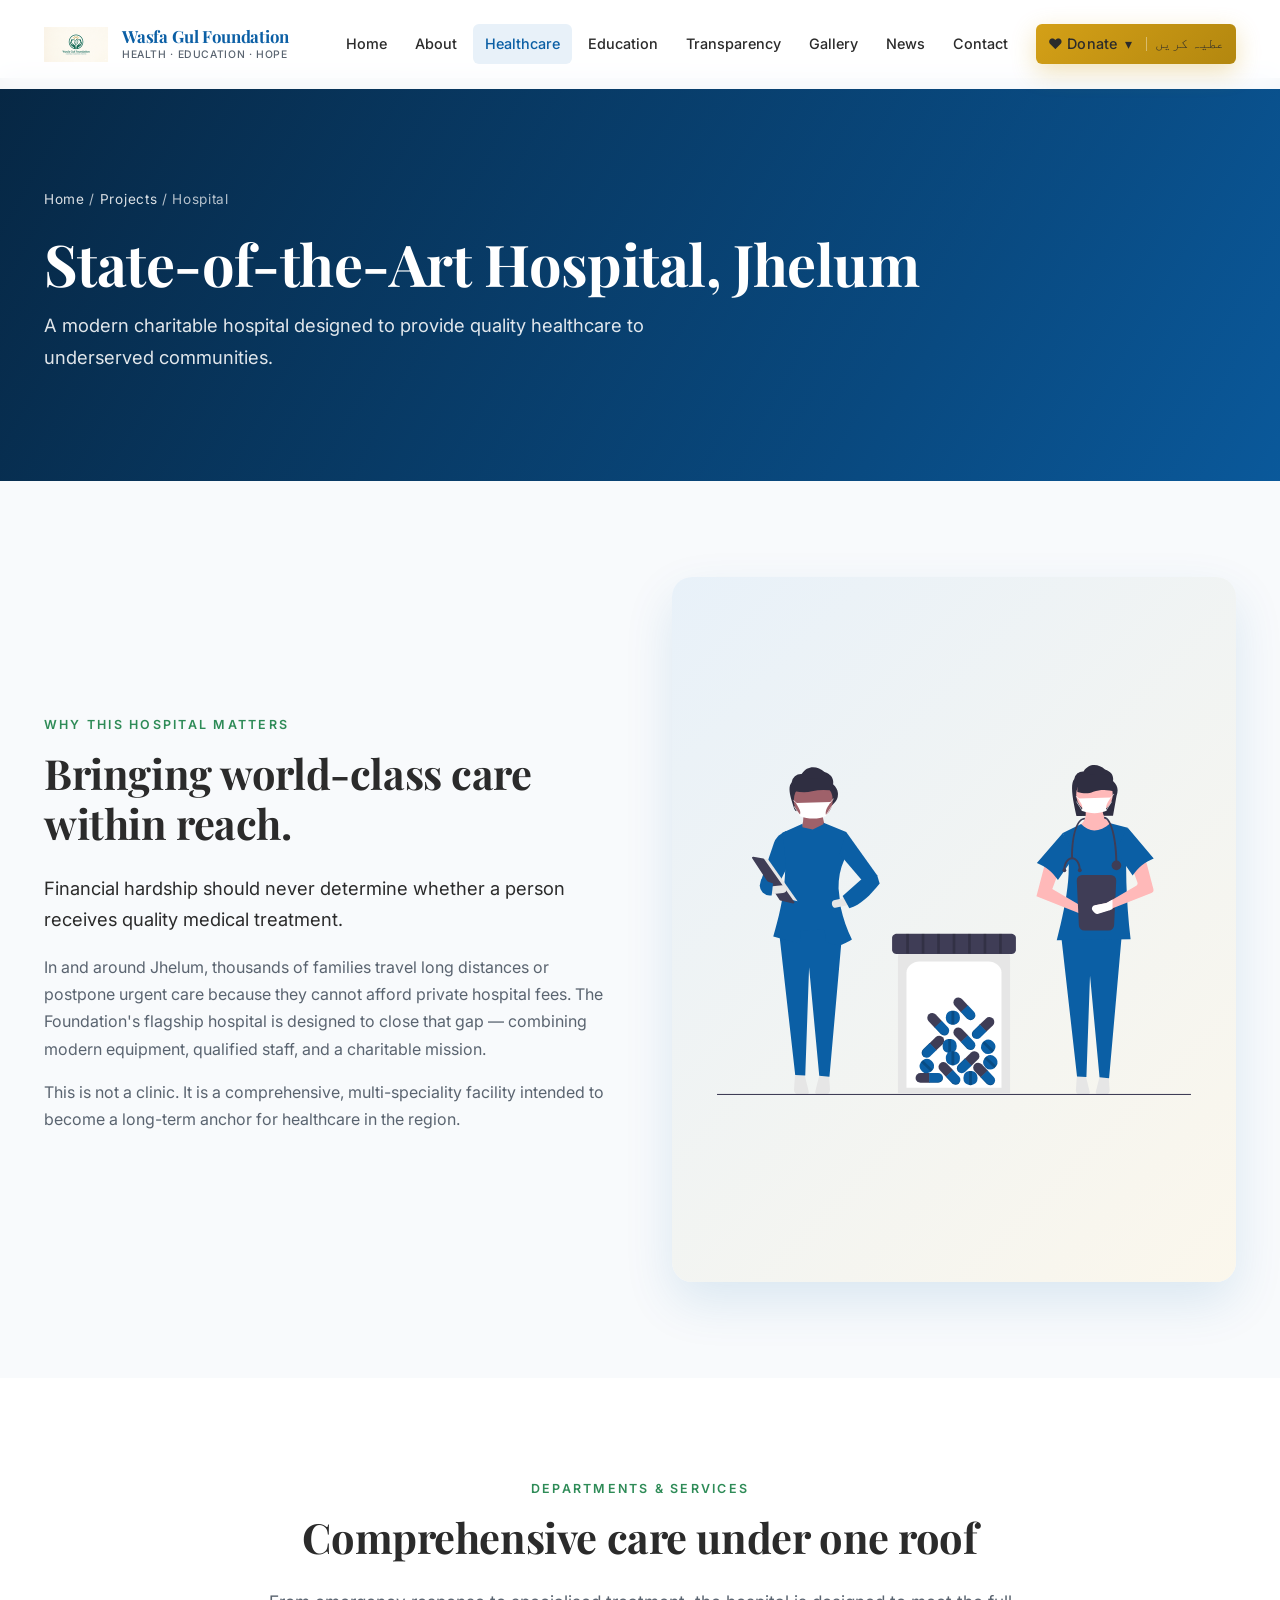
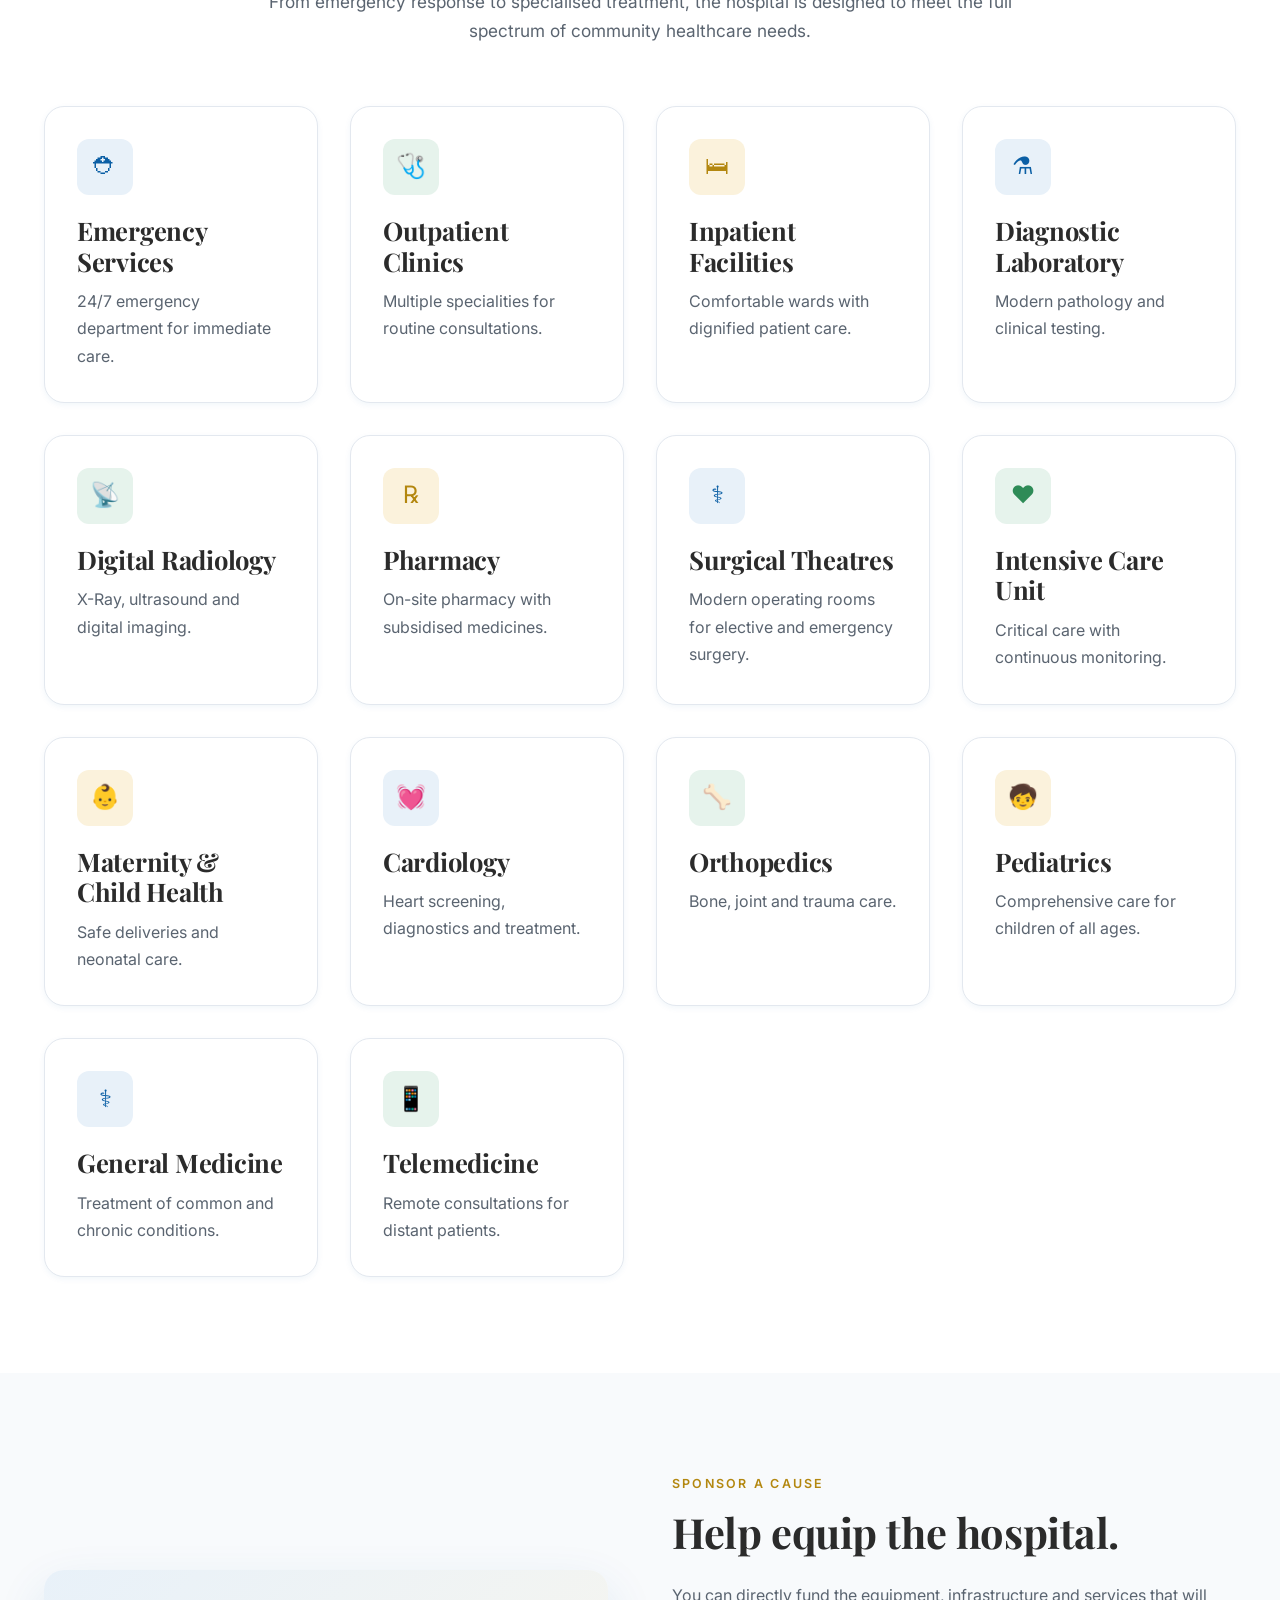
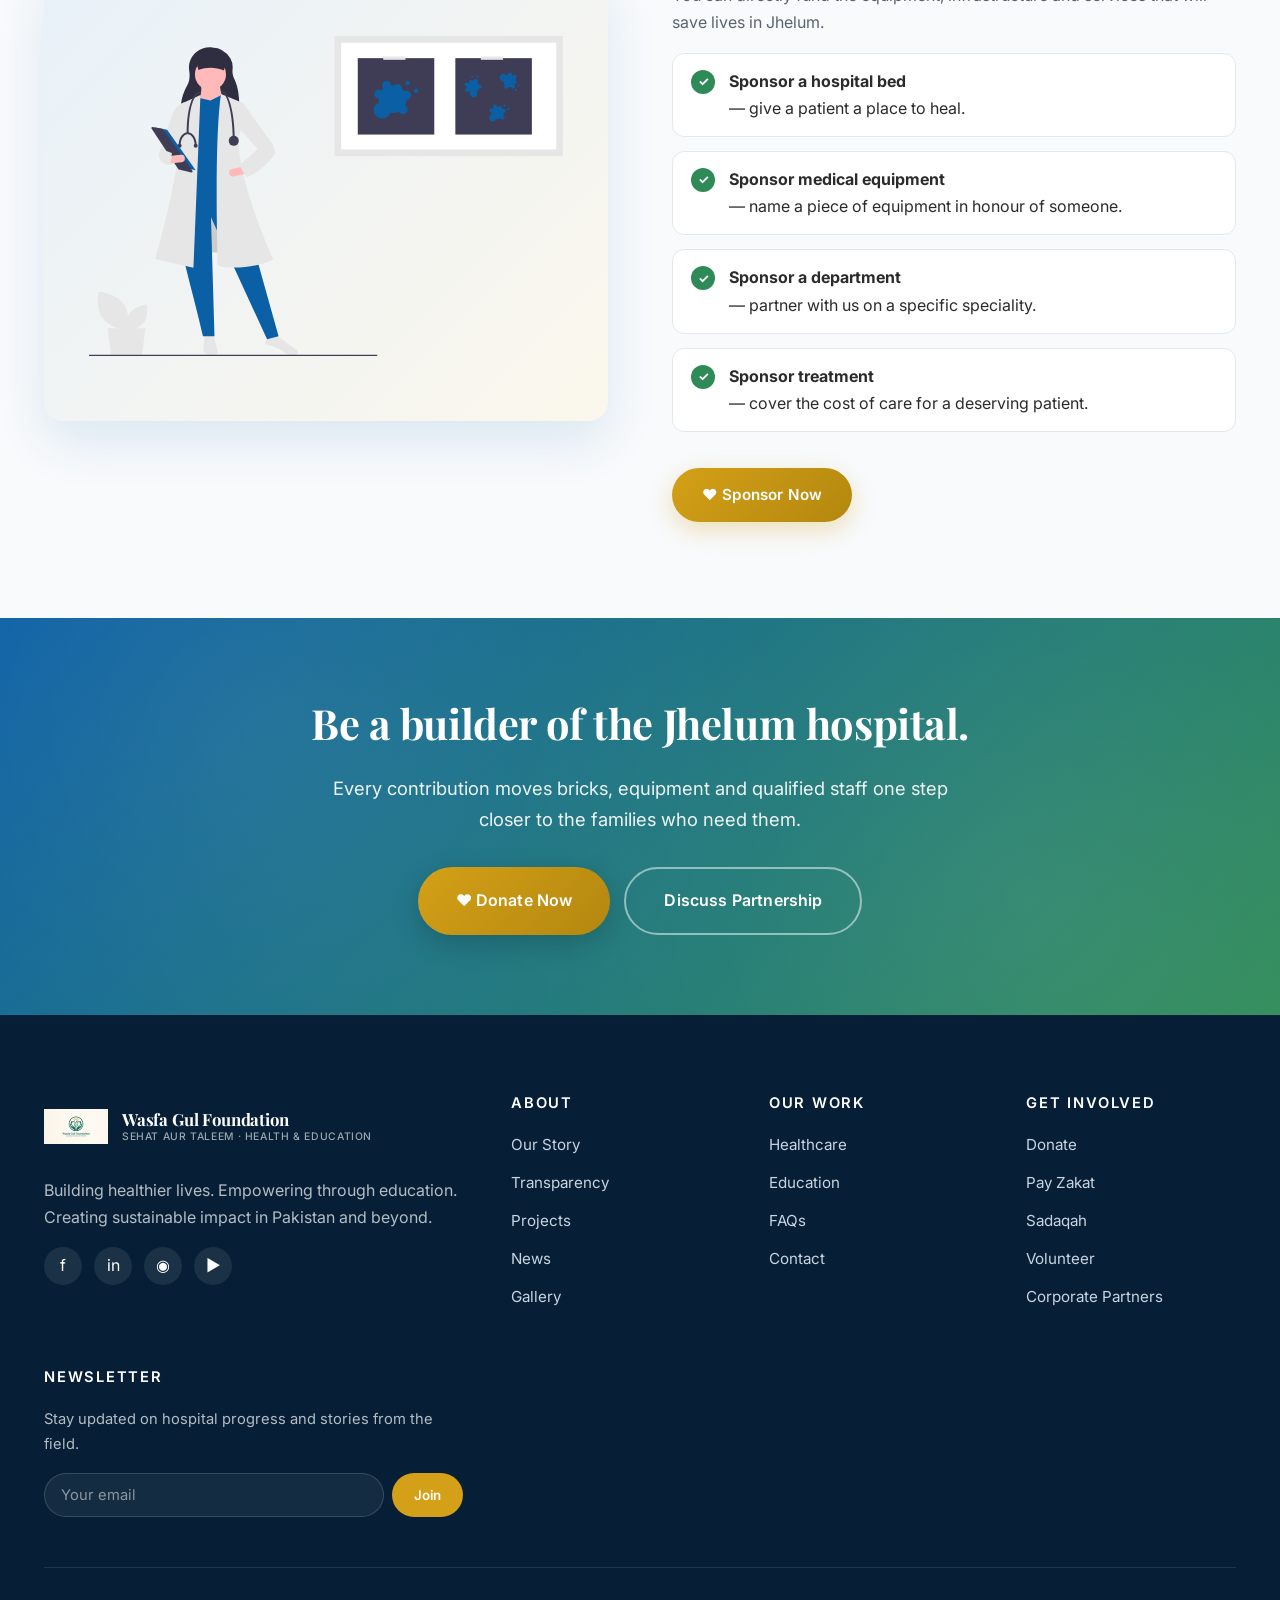
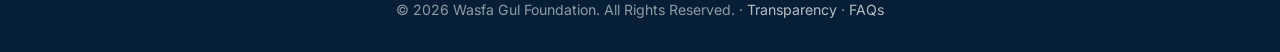
<file: hospital.html>
<!DOCTYPE html>
<html lang="en">
<head>
<meta charset="UTF-8" />
<script>document.documentElement.classList.add('js');</script>
<meta name="viewport" content="width=device-width, initial-scale=1.0" />
<title>Charitable Hospital, Jhelum — Wasfa Gul Foundation</title>
<meta name="description" content="A state-of-the-art charitable hospital in Jhelum — bringing advanced healthcare to underserved communities through Wasfa Gul Foundation." />
<link rel="preconnect" href="https://fonts.googleapis.com" />
<link rel="preconnect" href="https://fonts.gstatic.com" crossorigin />
<link href="https://fonts.googleapis.com/css2?family=Playfair+Display:wght@600;700;800&family=Inter:wght@400;500;600;700&display=swap" rel="stylesheet" />
<link rel="stylesheet" href="assets/css/style.css" />
<meta property="og:title" content="Healthcare — Wasfa Gul Foundation" />
<meta property="og:description" content="A state-of-the-art charitable hospital in Jhelum bringing quality medical care to underserved communities." />
<meta property="og:type" content="website" />
<meta property="og:url" content="https://wasfagulfoundation.org/hospital.html" />
<meta property="og:image" content="https://wasfagulfoundation.org/assets/img/logo-web.png" />
<meta property="og:image:width" content="1200" />
<meta property="og:image:height" content="630" />
<meta property="og:image:alt" content="Wasfa Gul Foundation — healthcare and education for underserved communities" />
<meta property="og:site_name" content="Wasfa Gul Foundation" />
<meta property="og:locale" content="en_PK" />
<meta name="twitter:card" content="summary_large_image" />
<meta name="twitter:title" content="Healthcare — Wasfa Gul Foundation" />
<meta name="twitter:description" content="A state-of-the-art charitable hospital in Jhelum bringing quality medical care to underserved communities." />
<meta name="twitter:image" content="https://wasfagulfoundation.org/assets/img/logo-web.png" />
<script type="application/ld+json">
{
  "@context": "https://schema.org",
  "@graph": [
    {
      "@type": "NGO",
      "@id": "https://wasfagulfoundation.org/#org",
      "name": "Wasfa Gul Foundation",
      "alternateName": "WGF",
      "url": "https://wasfagulfoundation.org/",
      "logo": "https://wasfagulfoundation.org/assets/img/logo.png",
      "description": "A registered non-profit dedicated to building a state-of-the-art charitable hospital in Jhelum and empowering students through distance learning.",
      "address": {"@type": "PostalAddress", "addressLocality": "Jhelum", "addressRegion": "Punjab", "addressCountry": "PK"},
      "sameAs": ["https://www.facebook.com/profile.php?id=61591449750977", "https://www.linkedin.com/company/wasfagul", "https://www.instagram.com/wasfagulfoundation", "https://www.youtube.com/channel/UCj7Raf6vTUG47htOlN4OyPg"],
      "subOrganization": [{"@id": "https://wasfagulfoundation.org/#hospital"}, {"@id": "https://wasfagulfoundation.org/#education"}],
      "potentialAction": {
        "@type": "DonateAction",
        "target": {"@type": "EntryPoint", "urlTemplate": "https://wasfagulfoundation.org/donate.html", "actionPlatform": ["https://schema.org/DesktopWebPlatform", "https://schema.org/MobileWebPlatform"]},
        "recipient": {"@id": "https://wasfagulfoundation.org/#org"},
        "priceCurrency": "PKR"
      }
    },
    {
      "@type": "WebSite",
      "@id": "https://wasfagulfoundation.org/#website",
      "url": "https://wasfagulfoundation.org/",
      "name": "Wasfa Gul Foundation",
      "publisher": {"@id": "https://wasfagulfoundation.org/#org"},
      "inLanguage": "en-PK"
    }
  ]
}
</script>
<script type="application/ld+json">
{
  "@context": "https://schema.org",
  "@type": "BreadcrumbList",
  "itemListElement": [
    {
      "@type": "ListItem",
      "position": 1,
      "name": "Home",
      "item": "https://wasfagulfoundation.org/"
    },
    {
      "@type": "ListItem",
      "position": 2,
      "name": "Projects",
      "item": "https://wasfagulfoundation.org/projects.html"
    },
    {
      "@type": "ListItem",
      "position": 3,
      "name": "Healthcare",
      "item": "https://wasfagulfoundation.org/hospital.html"
    }
  ]
}
</script>
</head>
<body>
<a class="skip-link" href="#main-content">Skip to main content</a>

<header class="site-header">
  <div class="nav-wrap">
    <a href="index.html" class="brand"><span class="brand-mark"><img src="assets/img/logo-mark.png" alt="Wasfa Gul Foundation logo" /></span><span class="brand-text">Wasfa Gul Foundation<small>Health · Education · Hope</small></span></a>
    <button class="nav-toggle" aria-label="Open menu" aria-expanded="false">☰</button>
    <ul class="nav-menu" id="primary-nav">
      <li><a href="index.html">Home</a></li>
      <li><a href="about.html">About</a></li>
      <li><a href="hospital.html" class="active">Healthcare</a></li>
      <li><a href="education.html">Education</a></li>
      <li><a href="transparency.html">Transparency</a></li>
      <li><a href="gallery.html">Gallery</a></li>
      <li><a href="news.html">News</a></li>
      <li><a href="contact.html">Contact</a></li>
      <li class="nav-cta donate-dropdown">
        <a href="donate.html" class="btn btn-gold btn-sm" aria-haspopup="true" aria-expanded="false">❤ Donate <span aria-hidden="true">▾</span> <span class="urdu-label" lang="ur">عطیہ کریں</span></a>
        <ul class="donate-dropdown-menu" role="menu" aria-label="Ways to give">
          <li role="none"><a href="donate.html" role="menuitem"><span class="icon" aria-hidden="true">❤</span> Donate Now</a></li>
          <li role="none"><a href="zakat.html" role="menuitem"><span class="icon" aria-hidden="true">☪</span> Zakat</a></li>
          <li role="none"><a href="sadaqah.html" role="menuitem"><span class="icon" aria-hidden="true">✦</span> Sadaqah</a></li>
          <li role="none"><a href="volunteer.html" role="menuitem"><span class="icon" aria-hidden="true">🤝</span> Volunteer</a></li>
        </ul>
      </li>
    </ul>
  </div>
</header>

<main id="main-content" tabindex="-1">

<section class="page-hero">
  <div class="page-hero-bg" style="background-image: linear-gradient(135deg, #0B5FA5 0%, #084a82 70%);"></div>
  <div class="container">
    <div class="breadcrumb"><a href="index.html">Home</a> / <a href="projects.html">Projects</a> / Hospital</div>
    <h1>State-of-the-Art Hospital, Jhelum</h1>
    <p>A modern charitable hospital designed to provide quality healthcare to underserved communities.</p>
  </div>
</section>

<!-- Intro -->
<section class="section">
  <div class="container">
    <div class="split">
      <div class="reveal">
        <span class="eyebrow">Why this hospital matters</span>
        <h2>Bringing world-class care within reach.</h2>
        <p class="lead">Financial hardship should never determine whether a person receives quality medical treatment.</p>
        <p>In and around Jhelum, thousands of families travel long distances or postpone urgent care because they cannot afford private hospital fees. The Foundation's flagship hospital is designed to close that gap — combining modern equipment, qualified staff, and a charitable mission.</p>
        <p>This is not a clinic. It is a comprehensive, multi-speciality facility intended to become a long-term anchor for healthcare in the region.</p>
      </div>
      <div class="split-img reveal">
        <img src="assets/img/illustrations/checkup.svg" alt="Modern hospital room" loading="lazy" />
      </div>
    </div>
  </div>
</section>

<!-- Departments -->
<section class="section section-alt">
  <div class="container">
    <div class="section-header reveal">
      <span class="eyebrow">Departments &amp; Services</span>
      <h2>Comprehensive care under one roof</h2>
      <p>From emergency response to specialised treatment, the hospital is designed to meet the full spectrum of community healthcare needs.</p>
    </div>
    <div class="grid grid-4">
      <div class="card reveal"><div class="card-icon">⛑</div><h3>Emergency Services</h3><p>24/7 emergency department for immediate care.</p></div>
      <div class="card reveal"><div class="card-icon green">🩺</div><h3>Outpatient Clinics</h3><p>Multiple specialities for routine consultations.</p></div>
      <div class="card reveal"><div class="card-icon gold">🛏</div><h3>Inpatient Facilities</h3><p>Comfortable wards with dignified patient care.</p></div>
      <div class="card reveal"><div class="card-icon">⚗</div><h3>Diagnostic Laboratory</h3><p>Modern pathology and clinical testing.</p></div>
      <div class="card reveal"><div class="card-icon green">📡</div><h3>Digital Radiology</h3><p>X-Ray, ultrasound and digital imaging.</p></div>
      <div class="card reveal"><div class="card-icon gold">℞</div><h3>Pharmacy</h3><p>On-site pharmacy with subsidised medicines.</p></div>
      <div class="card reveal"><div class="card-icon">⚕</div><h3>Surgical Theatres</h3><p>Modern operating rooms for elective and emergency surgery.</p></div>
      <div class="card reveal"><div class="card-icon green">❤</div><h3>Intensive Care Unit</h3><p>Critical care with continuous monitoring.</p></div>
      <div class="card reveal"><div class="card-icon gold">👶</div><h3>Maternity &amp; Child Health</h3><p>Safe deliveries and neonatal care.</p></div>
      <div class="card reveal"><div class="card-icon">💓</div><h3>Cardiology</h3><p>Heart screening, diagnostics and treatment.</p></div>
      <div class="card reveal"><div class="card-icon green">🦴</div><h3>Orthopedics</h3><p>Bone, joint and trauma care.</p></div>
      <div class="card reveal"><div class="card-icon gold">🧒</div><h3>Pediatrics</h3><p>Comprehensive care for children of all ages.</p></div>
      <div class="card reveal"><div class="card-icon">⚕</div><h3>General Medicine</h3><p>Treatment of common and chronic conditions.</p></div>
      <div class="card reveal"><div class="card-icon green">📱</div><h3>Telemedicine</h3><p>Remote consultations for distant patients.</p></div>
    </div>
  </div>
</section>

<!-- Sponsor an Equipment / Bed -->
<section class="section">
  <div class="container">
    <div class="split">
      <div class="split-img landscape reveal">
        <img src="assets/img/illustrations/medical-research.svg" alt="Medical equipment" loading="lazy" />
      </div>
      <div class="reveal">
        <span class="eyebrow gold">Sponsor a Cause</span>
        <h2>Help equip the hospital.</h2>
        <p>You can directly fund the equipment, infrastructure and services that will save lives in Jhelum.</p>
        <ul class="feature-list mb-3">
          <li><span class="tick">✓</span><span><strong>Sponsor a hospital bed</strong> — give a patient a place to heal.</span></li>
          <li><span class="tick">✓</span><span><strong>Sponsor medical equipment</strong> — name a piece of equipment in honour of someone.</span></li>
          <li><span class="tick">✓</span><span><strong>Sponsor a department</strong> — partner with us on a specific speciality.</span></li>
          <li><span class="tick">✓</span><span><strong>Sponsor treatment</strong> — cover the cost of care for a deserving patient.</span></li>
        </ul>
        <a href="donate.html" class="btn btn-gold">❤ Sponsor Now</a>
      </div>
    </div>
  </div>
</section>

<section class="cta-banner">
  <div class="container reveal">
    <h2>Be a builder of the Jhelum hospital.</h2>
    <p>Every contribution moves bricks, equipment and qualified staff one step closer to the families who need them.</p>
    <div style="display:flex; gap:14px; justify-content:center; flex-wrap:wrap;">
      <a href="donate.html" class="btn btn-gold btn-lg">❤ Donate Now</a>
      <a href="contact.html" class="btn btn-outline-white btn-lg">Discuss Partnership</a>
    </div>
  </div>
</section>

</main>

<!-- HIDDEN: international/diaspora donations not currently permitted.
     To restore, delete this comment opener and the closing marker below.
<section class="diaspora-bar" aria-label="International donations">
  <div class="container">
    <h3>Donating from abroad?</h3>
    <div class="diaspora-buttons">
      <a href="donate.html" class="diaspora-btn"><span aria-hidden="true">🇵🇰</span> Donate in Pakistan</a>
      <a href="donate.html#uk" class="diaspora-btn"><span aria-hidden="true">🇬🇧</span> Donate in UK</a>
      <a href="donate.html#usa" class="diaspora-btn"><span aria-hidden="true">🇺🇸</span> Donate in USA</a>
    </div>
  </div>
</section>
-->

<footer class="site-footer">
  <div class="container">
    <div class="footer-grid">
      <div class="footer-about">
        <a href="index.html" class="brand"><span class="brand-mark"><img src="assets/img/logo-mark.png" alt="Wasfa Gul Foundation logo" /></span><span class="brand-text" style="color:#fff;">Wasfa Gul Foundation<small>Sehat aur Taleem · Health &amp; Education</small></span></a>
        <p>Building healthier lives. Empowering through education. Creating sustainable impact in Pakistan and beyond.</p>
        <ul class="social-list" aria-label="Social media"><li><a href="https://www.facebook.com/profile.php?id=61591449750977" aria-label="Facebook" target="_blank" rel="noopener">f</a></li><li><a href="#" aria-label="LinkedIn">in</a></li><li><a href="https://www.instagram.com/wasfagulfoundation/" aria-label="Instagram" target="_blank" rel="noopener">◉</a></li><li><a href="https://www.youtube.com/channel/UCj7Raf6vTUG47htOlN4OyPg" aria-label="YouTube" target="_blank" rel="noopener">▶</a></li></ul>
      </div>
      <div><h4>About</h4><ul class="footer-list"><li><a href="about.html">Our Story</a></li><li><a href="transparency.html">Transparency</a></li><li><a href="projects.html">Projects</a></li><li><a href="news.html">News</a></li><li><a href="gallery.html">Gallery</a></li></ul></div>
      <div><h4>Our Work</h4><ul class="footer-list"><li><a href="hospital.html">Healthcare</a></li><li><a href="education.html">Education</a></li><li><a href="faq.html">FAQs</a></li><li><a href="contact.html">Contact</a></li></ul></div>
      <div><h4>Get Involved</h4><ul class="footer-list"><li><a href="donate.html">Donate</a></li><li><a href="zakat.html">Pay Zakat</a></li><li><a href="sadaqah.html">Sadaqah</a></li><li><a href="volunteer.html">Volunteer</a></li><li><a href="donate.html">Corporate Partners</a></li></ul></div>
      <div><h4>Newsletter</h4><p style="font-size:0.92rem; color: rgba(255,255,255,0.7);">Stay updated on hospital progress and stories from the field.</p><form class="newsletter-form" data-demo><label for="nl-email" class="visually-hidden">Email address</label><input id="nl-email" type="email" placeholder="Your email" required /><button type="submit">Join</button></form></div>
    </div>
    <div class="copyright">© 2026 Wasfa Gul Foundation. All Rights Reserved. · <a href="transparency.html" style="color: rgba(255,255,255,0.7);">Transparency</a> · <a href="faq.html" style="color: rgba(255,255,255,0.7);">FAQs</a></div>
  </div>
</footer>

<script src="assets/js/main.js"></script>
</body>
</html>
</file>
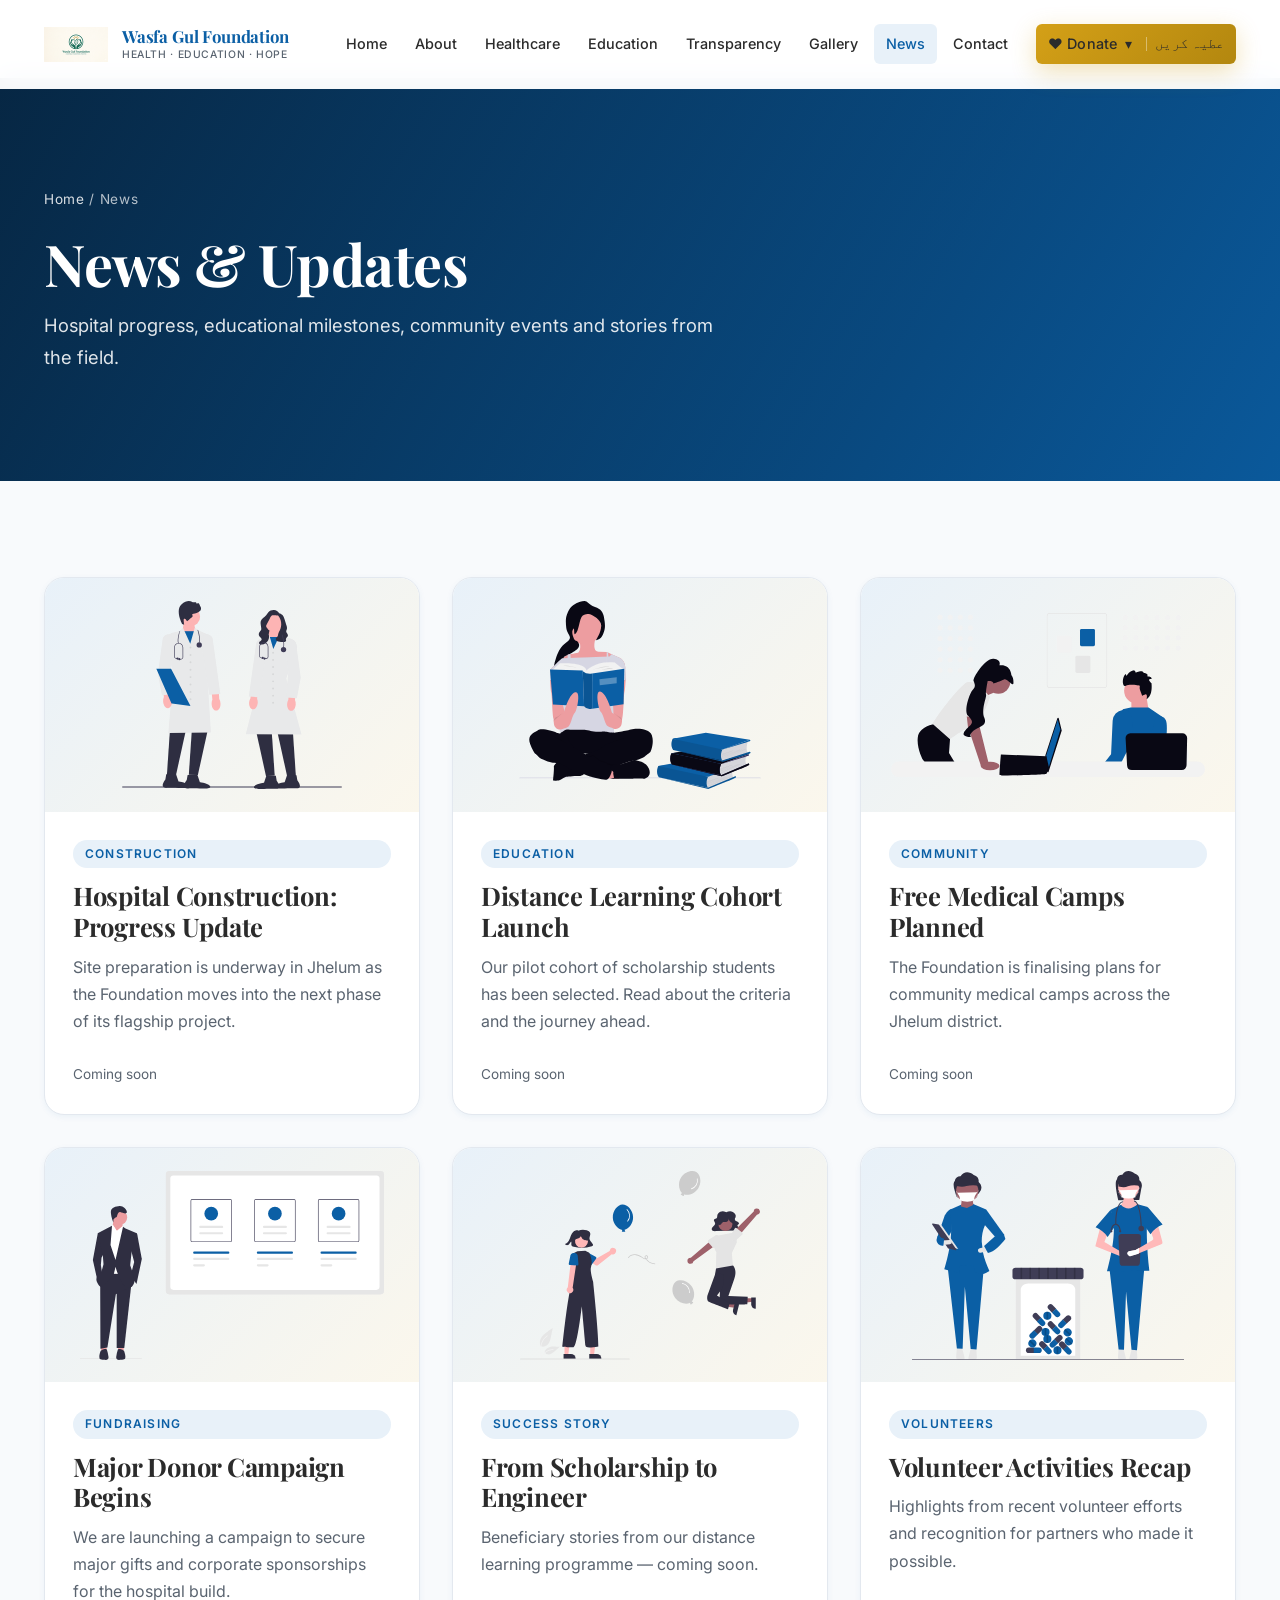
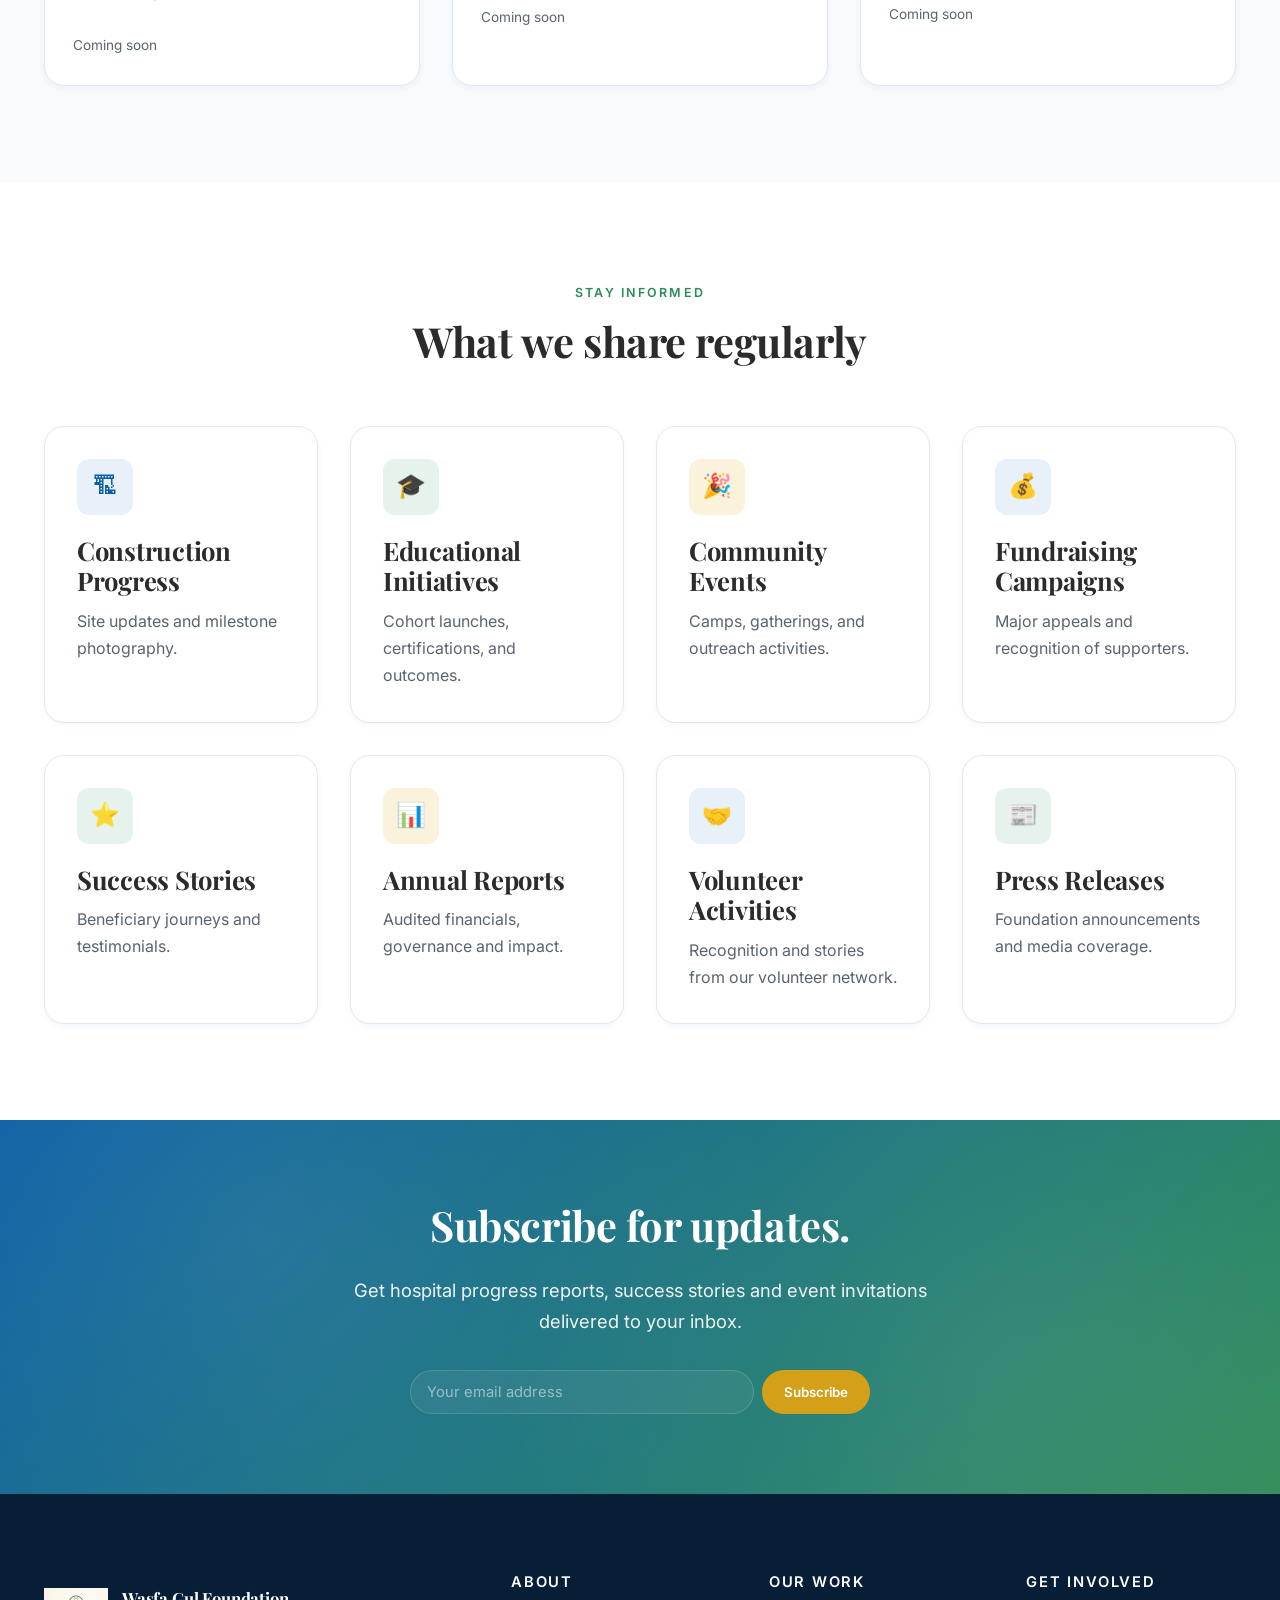
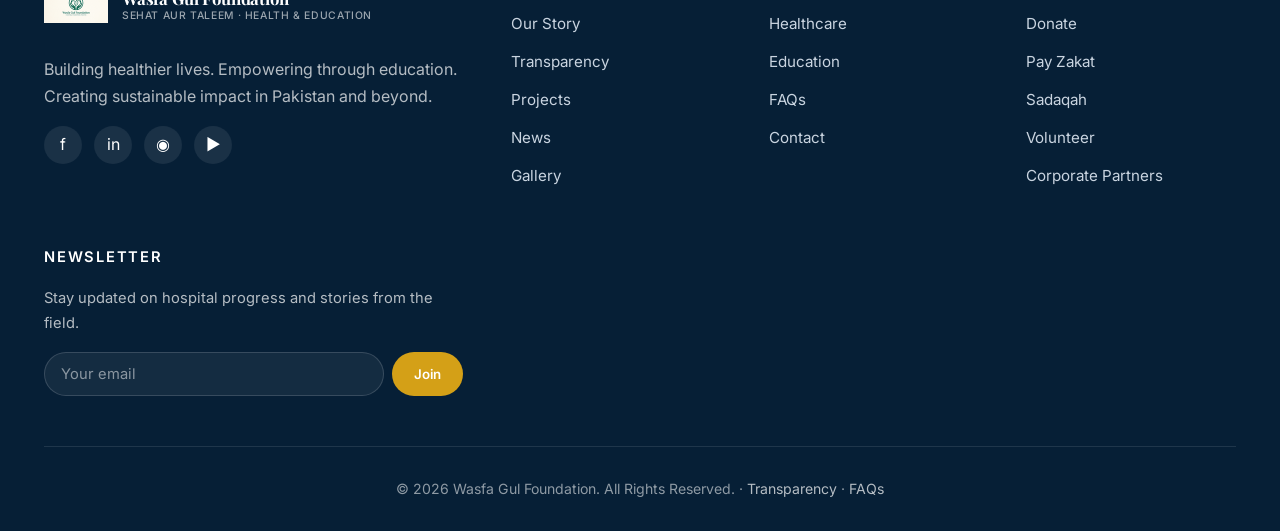
<file: news.html>
<!DOCTYPE html>
<html lang="en">
<head>
<meta charset="UTF-8" />
<script>document.documentElement.classList.add('js');</script>
<meta name="viewport" content="width=device-width, initial-scale=1.0" />
<title>News &amp; Updates — Wasfa Gul Foundation</title>
<meta name="description" content="News and updates from Wasfa Gul Foundation — hospital construction progress, educational initiatives, fundraising and success stories." />
<link rel="preconnect" href="https://fonts.googleapis.com" />
<link rel="preconnect" href="https://fonts.gstatic.com" crossorigin />
<link href="https://fonts.googleapis.com/css2?family=Playfair+Display:wght@600;700;800&family=Inter:wght@400;500;600;700&display=swap" rel="stylesheet" />
<link rel="stylesheet" href="assets/css/style.css" />
<meta property="og:title" content="News &amp; Updates — Wasfa Gul Foundation" />
<meta property="og:description" content="Hospital progress, educational milestones, community events and stories from the field." />
<meta property="og:type" content="website" />
<meta property="og:url" content="https://wasfagulfoundation.org/news.html" />
<meta property="og:image" content="https://wasfagulfoundation.org/assets/img/logo-web.png" />
<meta property="og:image:width" content="1200" />
<meta property="og:image:height" content="630" />
<meta property="og:image:alt" content="Wasfa Gul Foundation — healthcare and education for underserved communities" />
<meta property="og:site_name" content="Wasfa Gul Foundation" />
<meta property="og:locale" content="en_PK" />
<meta name="twitter:card" content="summary_large_image" />
<meta name="twitter:title" content="News &amp; Updates — Wasfa Gul Foundation" />
<meta name="twitter:description" content="Hospital progress, educational milestones, community events and stories from the field." />
<meta name="twitter:image" content="https://wasfagulfoundation.org/assets/img/logo-web.png" />
<script type="application/ld+json">
{
  "@context": "https://schema.org",
  "@graph": [
    {
      "@type": "NGO",
      "@id": "https://wasfagulfoundation.org/#org",
      "name": "Wasfa Gul Foundation",
      "alternateName": "WGF",
      "url": "https://wasfagulfoundation.org/",
      "logo": "https://wasfagulfoundation.org/assets/img/logo.png",
      "description": "A registered non-profit dedicated to building a state-of-the-art charitable hospital in Jhelum and empowering students through distance learning.",
      "address": {"@type": "PostalAddress", "addressLocality": "Jhelum", "addressRegion": "Punjab", "addressCountry": "PK"},
      "sameAs": ["https://www.facebook.com/profile.php?id=61591449750977", "https://www.linkedin.com/company/wasfagul", "https://www.instagram.com/wasfagulfoundation", "https://www.youtube.com/channel/UCj7Raf6vTUG47htOlN4OyPg"],
      "subOrganization": [{"@id": "https://wasfagulfoundation.org/#hospital"}, {"@id": "https://wasfagulfoundation.org/#education"}],
      "potentialAction": {
        "@type": "DonateAction",
        "target": {"@type": "EntryPoint", "urlTemplate": "https://wasfagulfoundation.org/donate.html", "actionPlatform": ["https://schema.org/DesktopWebPlatform", "https://schema.org/MobileWebPlatform"]},
        "recipient": {"@id": "https://wasfagulfoundation.org/#org"},
        "priceCurrency": "PKR"
      }
    },
    {
      "@type": "WebSite",
      "@id": "https://wasfagulfoundation.org/#website",
      "url": "https://wasfagulfoundation.org/",
      "name": "Wasfa Gul Foundation",
      "publisher": {"@id": "https://wasfagulfoundation.org/#org"},
      "inLanguage": "en-PK"
    }
  ]
}
</script>
<script type="application/ld+json">
{
  "@context": "https://schema.org",
  "@type": "BreadcrumbList",
  "itemListElement": [
    {
      "@type": "ListItem",
      "position": 1,
      "name": "Home",
      "item": "https://wasfagulfoundation.org/"
    },
    {
      "@type": "ListItem",
      "position": 2,
      "name": "News",
      "item": "https://wasfagulfoundation.org/news.html"
    }
  ]
}
</script>
</head>
<body>
<a class="skip-link" href="#main-content">Skip to main content</a>

<header class="site-header">
  <div class="nav-wrap">
    <a href="index.html" class="brand"><span class="brand-mark"><img src="assets/img/logo-mark.png" alt="Wasfa Gul Foundation logo" /></span><span class="brand-text">Wasfa Gul Foundation<small>Health · Education · Hope</small></span></a>
    <button class="nav-toggle" aria-label="Open menu" aria-expanded="false">☰</button>
    <ul class="nav-menu" id="primary-nav">
      <li><a href="index.html">Home</a></li>
      <li><a href="about.html">About</a></li>
      <li><a href="hospital.html">Healthcare</a></li>
      <li><a href="education.html">Education</a></li>
      <li><a href="transparency.html">Transparency</a></li>
      <li><a href="gallery.html">Gallery</a></li>
      <li><a href="news.html" class="active">News</a></li>
      <li><a href="contact.html">Contact</a></li>
      <li class="nav-cta donate-dropdown">
        <a href="donate.html" class="btn btn-gold btn-sm" aria-haspopup="true" aria-expanded="false">❤ Donate <span aria-hidden="true">▾</span> <span class="urdu-label" lang="ur">عطیہ کریں</span></a>
        <ul class="donate-dropdown-menu" role="menu" aria-label="Ways to give">
          <li role="none"><a href="donate.html" role="menuitem"><span class="icon" aria-hidden="true">❤</span> Donate Now</a></li>
          <li role="none"><a href="zakat.html" role="menuitem"><span class="icon" aria-hidden="true">☪</span> Zakat</a></li>
          <li role="none"><a href="sadaqah.html" role="menuitem"><span class="icon" aria-hidden="true">✦</span> Sadaqah</a></li>
          <li role="none"><a href="volunteer.html" role="menuitem"><span class="icon" aria-hidden="true">🤝</span> Volunteer</a></li>
        </ul>
      </li>
    </ul>
  </div>
</header>

<main id="main-content" tabindex="-1">

<section class="page-hero">
  <div class="page-hero-bg" style="background-image: linear-gradient(135deg, #0B5FA5 0%, #084a82 70%);"></div>
  <div class="container">
    <div class="breadcrumb"><a href="index.html">Home</a> / News</div>
    <h1>News &amp; Updates</h1>
    <p>Hospital progress, educational milestones, community events and stories from the field.</p>
  </div>
</section>

<!-- News Grid -->
<section class="section">
  <div class="container">
    <div class="grid grid-3">
      <article class="card-img news-card reveal">
        <figure><img src="assets/img/illustrations/hospital.svg" alt="Hospital construction update" loading="lazy" /></figure>
        <div class="card-img-body">
          <span class="tag">Construction</span>
          <h3>Hospital Construction: Progress Update</h3>
          <p>Site preparation is underway in Jhelum as the Foundation moves into the next phase of its flagship project.</p>
          <span class="date">Coming soon</span>
        </div>
      </article>
      <article class="card-img news-card reveal">
        <figure><img src="assets/img/illustrations/reading.svg" alt="Education initiative" loading="lazy" /></figure>
        <div class="card-img-body">
          <span class="tag">Education</span>
          <h3>Distance Learning Cohort Launch</h3>
          <p>Our pilot cohort of scholarship students has been selected. Read about the criteria and the journey ahead.</p>
          <span class="date">Coming soon</span>
        </div>
      </article>
      <article class="card-img news-card reveal">
        <figure><img src="assets/img/illustrations/teamwork.svg" alt="Community event" loading="lazy" /></figure>
        <div class="card-img-body">
          <span class="tag">Community</span>
          <h3>Free Medical Camps Planned</h3>
          <p>The Foundation is finalising plans for community medical camps across the Jhelum district.</p>
          <span class="date">Coming soon</span>
        </div>
      </article>
      <article class="card-img news-card reveal">
        <figure><img src="assets/img/illustrations/fundraising.svg" alt="Fundraising campaign" loading="lazy" /></figure>
        <div class="card-img-body">
          <span class="tag">Fundraising</span>
          <h3>Major Donor Campaign Begins</h3>
          <p>We are launching a campaign to secure major gifts and corporate sponsorships for the hospital build.</p>
          <span class="date">Coming soon</span>
        </div>
      </article>
      <article class="card-img news-card reveal">
        <figure><img src="assets/img/illustrations/celebrate.svg" alt="Success story" loading="lazy" /></figure>
        <div class="card-img-body">
          <span class="tag">Success Story</span>
          <h3>From Scholarship to Engineer</h3>
          <p>Beneficiary stories from our distance learning programme — coming soon.</p>
          <span class="date">Coming soon</span>
        </div>
      </article>
      <article class="card-img news-card reveal">
        <figure><img src="assets/img/illustrations/checkup.svg" alt="Medical care and health services" loading="lazy" /></figure>
        <div class="card-img-body">
          <span class="tag">Volunteers</span>
          <h3>Volunteer Activities Recap</h3>
          <p>Highlights from recent volunteer efforts and recognition for partners who made it possible.</p>
          <span class="date">Coming soon</span>
        </div>
      </article>
    </div>
  </div>
</section>

<!-- Sections summary -->
<section class="section section-alt">
  <div class="container">
    <div class="section-header reveal">
      <span class="eyebrow">Stay informed</span>
      <h2>What we share regularly</h2>
    </div>
    <div class="grid grid-4">
      <div class="card reveal"><div class="card-icon">🏗</div><h3>Construction Progress</h3><p>Site updates and milestone photography.</p></div>
      <div class="card reveal"><div class="card-icon green">🎓</div><h3>Educational Initiatives</h3><p>Cohort launches, certifications, and outcomes.</p></div>
      <div class="card reveal"><div class="card-icon gold">🎉</div><h3>Community Events</h3><p>Camps, gatherings, and outreach activities.</p></div>
      <div class="card reveal"><div class="card-icon">💰</div><h3>Fundraising Campaigns</h3><p>Major appeals and recognition of supporters.</p></div>
      <div class="card reveal"><div class="card-icon green">⭐</div><h3>Success Stories</h3><p>Beneficiary journeys and testimonials.</p></div>
      <div class="card reveal"><div class="card-icon gold">📊</div><h3>Annual Reports</h3><p>Audited financials, governance and impact.</p></div>
      <div class="card reveal"><div class="card-icon">🤝</div><h3>Volunteer Activities</h3><p>Recognition and stories from our volunteer network.</p></div>
      <div class="card reveal"><div class="card-icon green">📰</div><h3>Press Releases</h3><p>Foundation announcements and media coverage.</p></div>
    </div>
  </div>
</section>

<section class="cta-banner">
  <div class="container reveal">
    <h2>Subscribe for updates.</h2>
    <p>Get hospital progress reports, success stories and event invitations delivered to your inbox.</p>
    <form class="newsletter-form" data-demo style="max-width: 460px; margin: 0 auto;">
      <input type="email" placeholder="Your email address" required />
      <button type="submit">Subscribe</button>
    </form>
  </div>
</section>

</main>

<!-- HIDDEN: international/diaspora donations not currently permitted.
     To restore, delete this comment opener and the closing marker below.
<section class="diaspora-bar" aria-label="International donations">
  <div class="container">
    <h3>Donating from abroad?</h3>
    <div class="diaspora-buttons">
      <a href="donate.html" class="diaspora-btn"><span aria-hidden="true">🇵🇰</span> Donate in Pakistan</a>
      <a href="donate.html#uk" class="diaspora-btn"><span aria-hidden="true">🇬🇧</span> Donate in UK</a>
      <a href="donate.html#usa" class="diaspora-btn"><span aria-hidden="true">🇺🇸</span> Donate in USA</a>
    </div>
  </div>
</section>
-->

<footer class="site-footer">
  <div class="container">
    <div class="footer-grid">
      <div class="footer-about">
        <a href="index.html" class="brand"><span class="brand-mark"><img src="assets/img/logo-mark.png" alt="Wasfa Gul Foundation logo" /></span><span class="brand-text" style="color:#fff;">Wasfa Gul Foundation<small>Sehat aur Taleem · Health &amp; Education</small></span></a>
        <p>Building healthier lives. Empowering through education. Creating sustainable impact in Pakistan and beyond.</p>
        <ul class="social-list" aria-label="Social media"><li><a href="https://www.facebook.com/profile.php?id=61591449750977" aria-label="Facebook" target="_blank" rel="noopener">f</a></li><li><a href="#" aria-label="LinkedIn">in</a></li><li><a href="https://www.instagram.com/wasfagulfoundation/" aria-label="Instagram" target="_blank" rel="noopener">◉</a></li><li><a href="https://www.youtube.com/channel/UCj7Raf6vTUG47htOlN4OyPg" aria-label="YouTube" target="_blank" rel="noopener">▶</a></li></ul>
      </div>
      <div><h4>About</h4><ul class="footer-list"><li><a href="about.html">Our Story</a></li><li><a href="transparency.html">Transparency</a></li><li><a href="projects.html">Projects</a></li><li><a href="news.html">News</a></li><li><a href="gallery.html">Gallery</a></li></ul></div>
      <div><h4>Our Work</h4><ul class="footer-list"><li><a href="hospital.html">Healthcare</a></li><li><a href="education.html">Education</a></li><li><a href="faq.html">FAQs</a></li><li><a href="contact.html">Contact</a></li></ul></div>
      <div><h4>Get Involved</h4><ul class="footer-list"><li><a href="donate.html">Donate</a></li><li><a href="zakat.html">Pay Zakat</a></li><li><a href="sadaqah.html">Sadaqah</a></li><li><a href="volunteer.html">Volunteer</a></li><li><a href="donate.html">Corporate Partners</a></li></ul></div>
      <div><h4>Newsletter</h4><p style="font-size:0.92rem; color: rgba(255,255,255,0.7);">Stay updated on hospital progress and stories from the field.</p><form class="newsletter-form" data-demo><label for="nl-email" class="visually-hidden">Email address</label><input id="nl-email" type="email" placeholder="Your email" required /><button type="submit">Join</button></form></div>
    </div>
    <div class="copyright">© 2026 Wasfa Gul Foundation. All Rights Reserved. · <a href="transparency.html" style="color: rgba(255,255,255,0.7);">Transparency</a> · <a href="faq.html" style="color: rgba(255,255,255,0.7);">FAQs</a></div>
  </div>
</footer>

<script src="assets/js/main.js"></script>
</body>
</html>
</file>
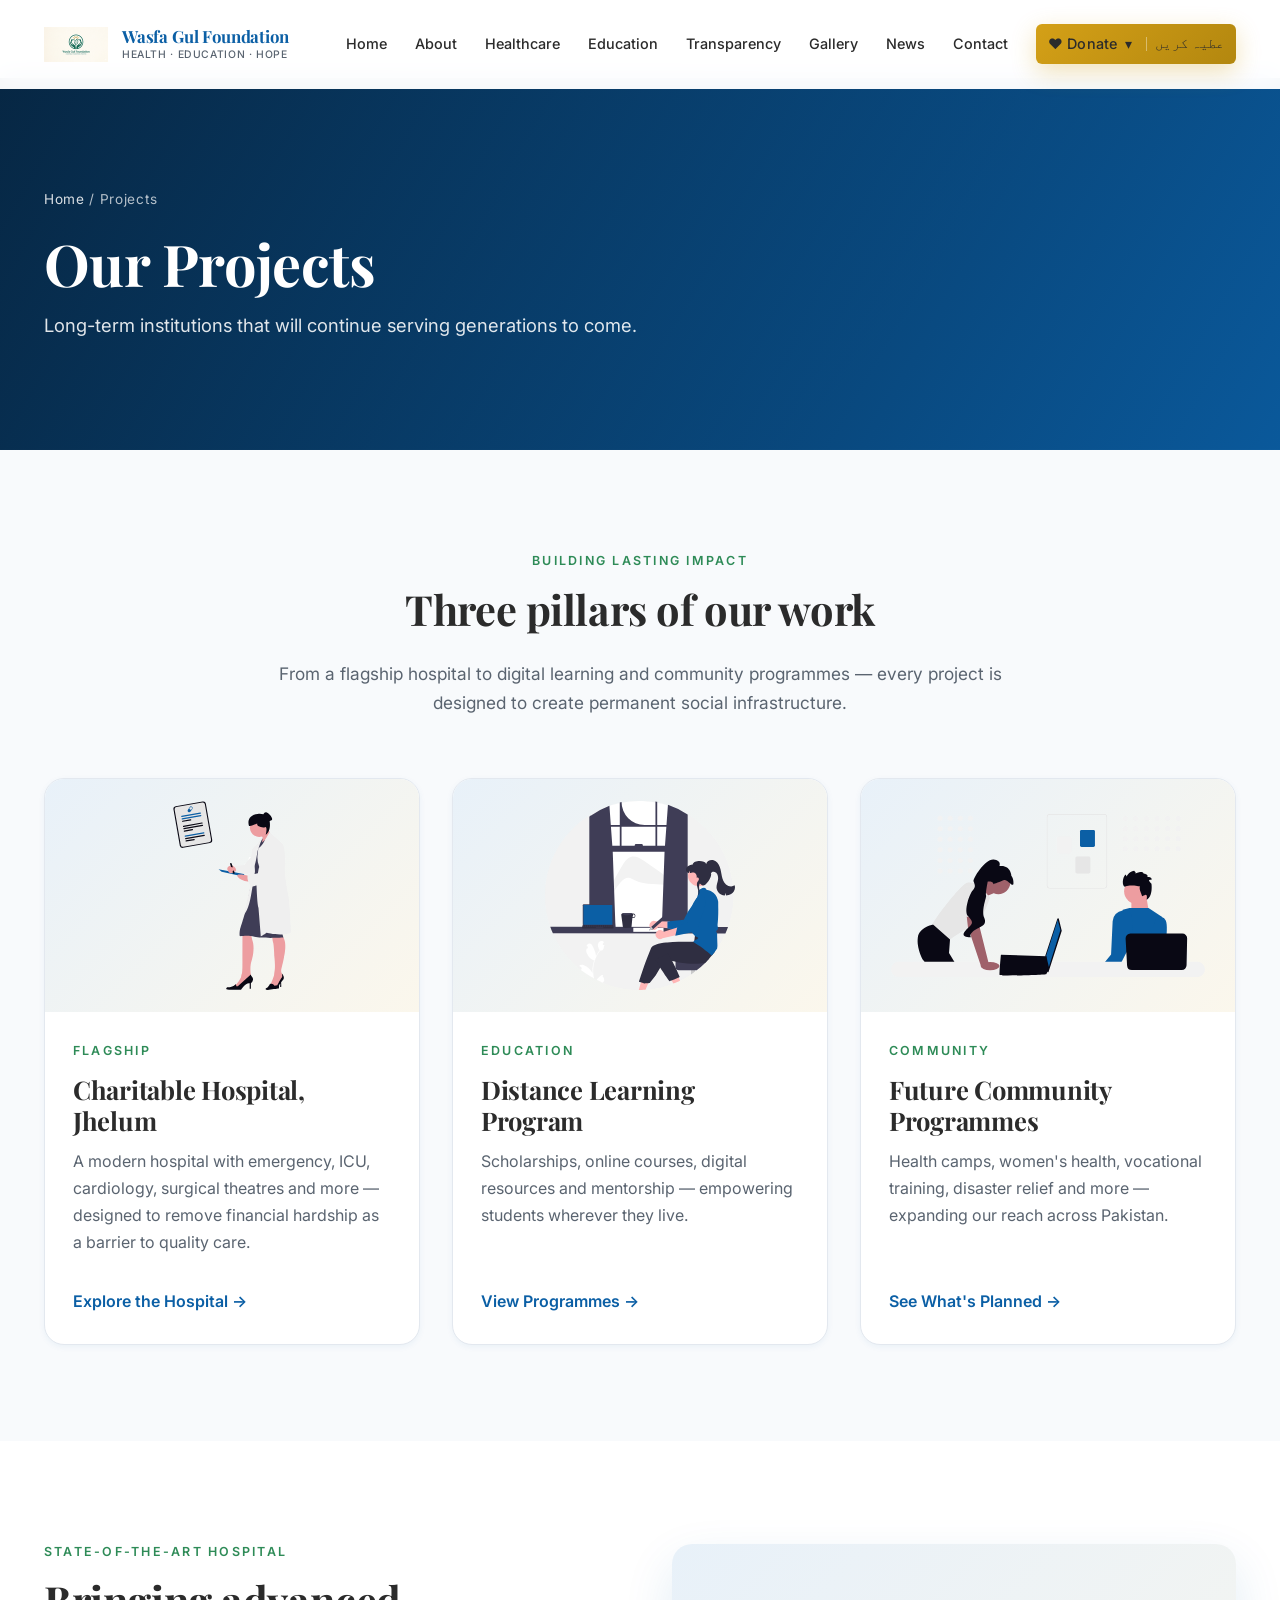
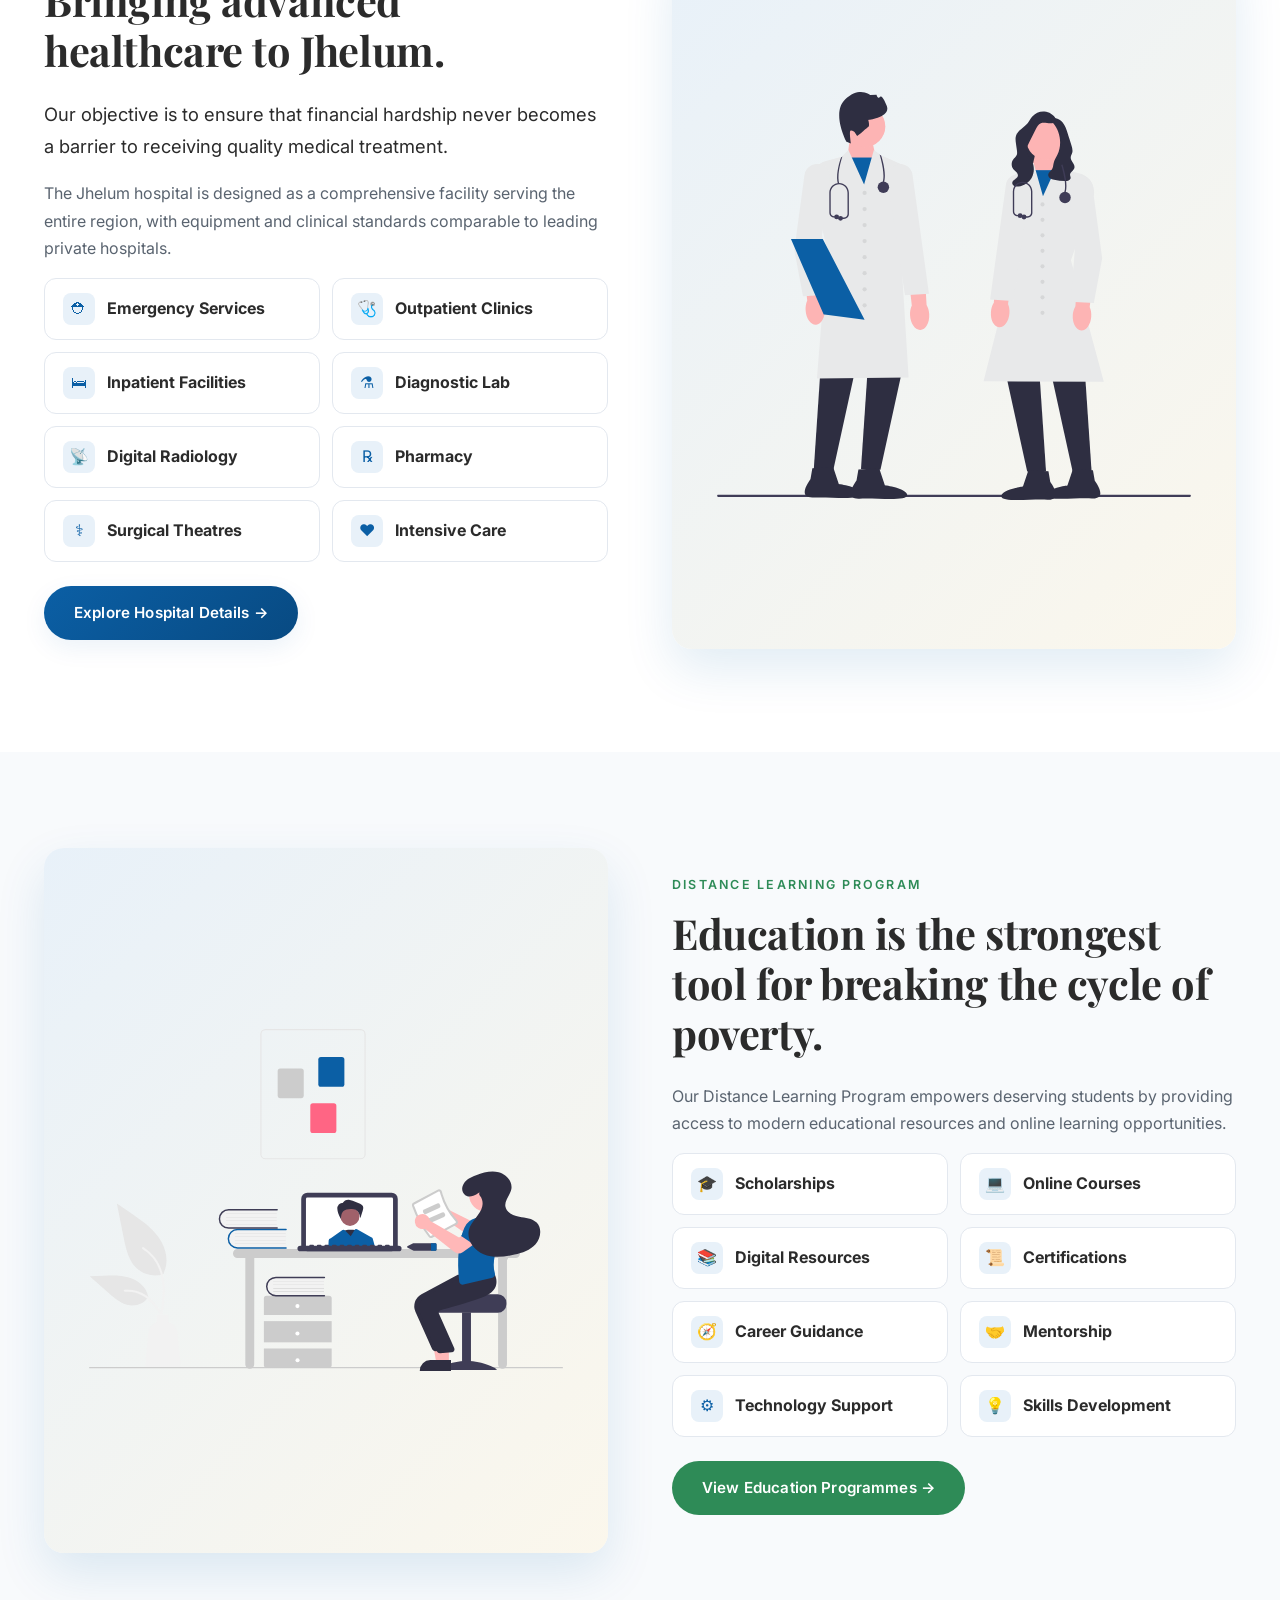
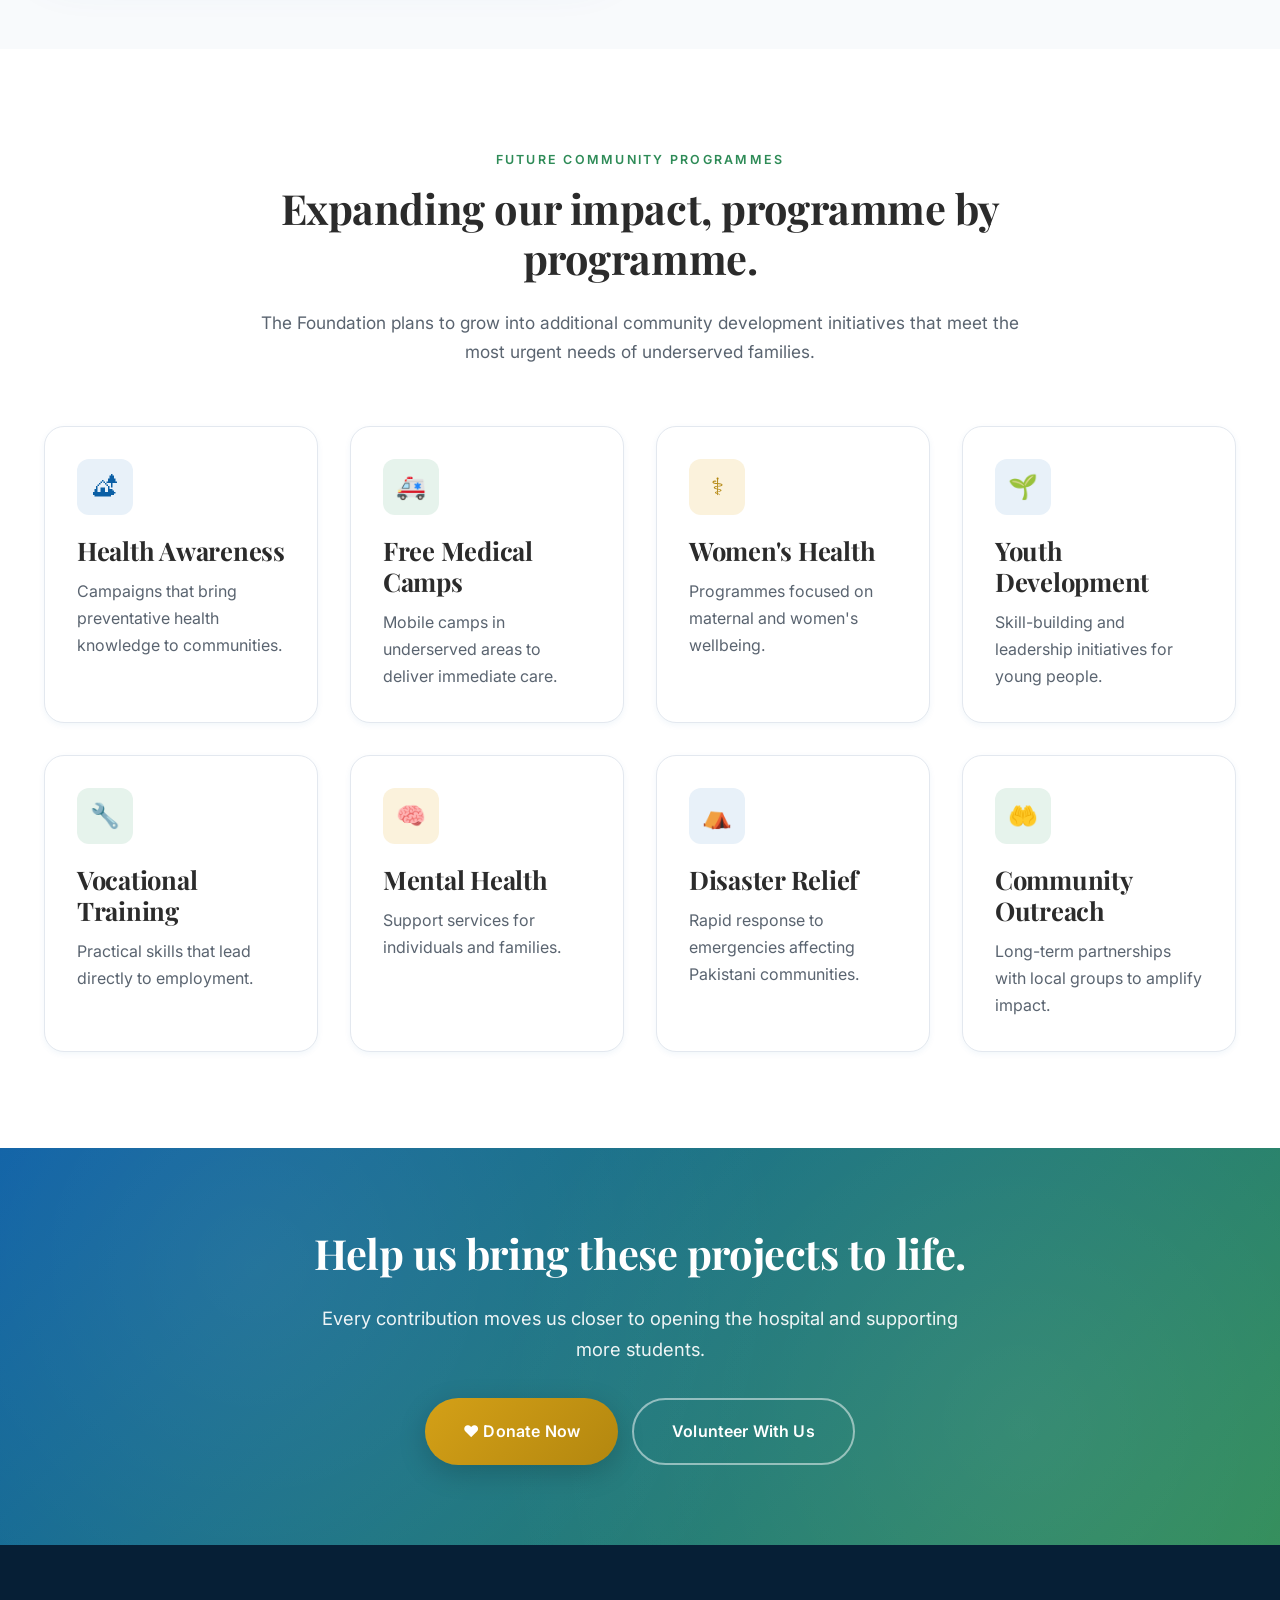
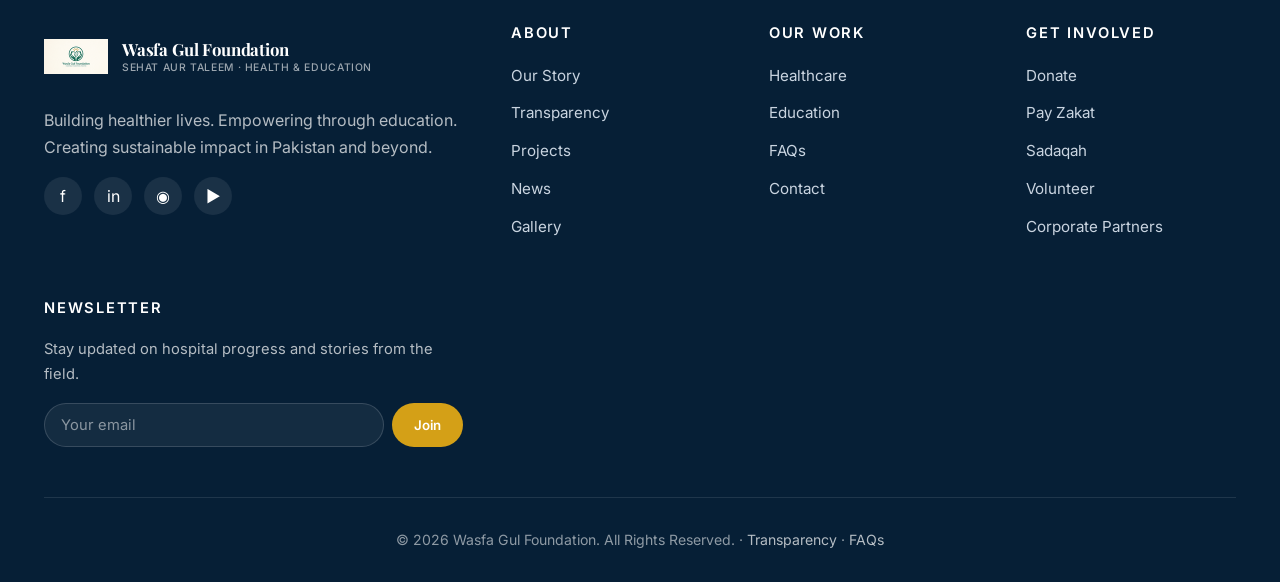
<file: projects.html>
<!DOCTYPE html>
<html lang="en">
<head>
<meta charset="UTF-8" />
<script>document.documentElement.classList.add('js');</script>
<meta name="viewport" content="width=device-width, initial-scale=1.0" />
<title>Our Projects — Wasfa Gul Foundation</title>
<meta name="description" content="Explore Wasfa Gul Foundation's projects — the Jhelum charitable hospital, distance learning programmes, and future community initiatives." />
<link rel="preconnect" href="https://fonts.googleapis.com" />
<link rel="preconnect" href="https://fonts.gstatic.com" crossorigin />
<link href="https://fonts.googleapis.com/css2?family=Playfair+Display:wght@600;700;800&family=Inter:wght@400;500;600;700&display=swap" rel="stylesheet" />
<link rel="stylesheet" href="assets/css/style.css" />
<meta property="og:title" content="Projects — Wasfa Gul Foundation" />
<meta property="og:description" content="The Jhelum charitable hospital, the distance learning programme, and future community initiatives." />
<meta property="og:type" content="website" />
<meta property="og:url" content="https://wasfagulfoundation.org/projects.html" />
<meta property="og:image" content="https://wasfagulfoundation.org/assets/img/logo-web.png" />
<meta property="og:image:width" content="1200" />
<meta property="og:image:height" content="630" />
<meta property="og:image:alt" content="Wasfa Gul Foundation — healthcare and education for underserved communities" />
<meta property="og:site_name" content="Wasfa Gul Foundation" />
<meta property="og:locale" content="en_PK" />
<meta name="twitter:card" content="summary_large_image" />
<meta name="twitter:title" content="Projects — Wasfa Gul Foundation" />
<meta name="twitter:description" content="The Jhelum charitable hospital, the distance learning programme, and future community initiatives." />
<meta name="twitter:image" content="https://wasfagulfoundation.org/assets/img/logo-web.png" />
<script type="application/ld+json">
{
  "@context": "https://schema.org",
  "@graph": [
    {
      "@type": "NGO",
      "@id": "https://wasfagulfoundation.org/#org",
      "name": "Wasfa Gul Foundation",
      "alternateName": "WGF",
      "url": "https://wasfagulfoundation.org/",
      "logo": "https://wasfagulfoundation.org/assets/img/logo.png",
      "description": "A registered non-profit dedicated to building a state-of-the-art charitable hospital in Jhelum and empowering students through distance learning.",
      "address": {"@type": "PostalAddress", "addressLocality": "Jhelum", "addressRegion": "Punjab", "addressCountry": "PK"},
      "sameAs": ["https://www.facebook.com/profile.php?id=61591449750977", "https://www.linkedin.com/company/wasfagul", "https://www.instagram.com/wasfagulfoundation", "https://www.youtube.com/channel/UCj7Raf6vTUG47htOlN4OyPg"],
      "subOrganization": [{"@id": "https://wasfagulfoundation.org/#hospital"}, {"@id": "https://wasfagulfoundation.org/#education"}],
      "potentialAction": {
        "@type": "DonateAction",
        "target": {"@type": "EntryPoint", "urlTemplate": "https://wasfagulfoundation.org/donate.html", "actionPlatform": ["https://schema.org/DesktopWebPlatform", "https://schema.org/MobileWebPlatform"]},
        "recipient": {"@id": "https://wasfagulfoundation.org/#org"},
        "priceCurrency": "PKR"
      }
    },
    {
      "@type": "WebSite",
      "@id": "https://wasfagulfoundation.org/#website",
      "url": "https://wasfagulfoundation.org/",
      "name": "Wasfa Gul Foundation",
      "publisher": {"@id": "https://wasfagulfoundation.org/#org"},
      "inLanguage": "en-PK"
    }
  ]
}
</script>
<script type="application/ld+json">
{
  "@context": "https://schema.org",
  "@type": "BreadcrumbList",
  "itemListElement": [
    {
      "@type": "ListItem",
      "position": 1,
      "name": "Home",
      "item": "https://wasfagulfoundation.org/"
    },
    {
      "@type": "ListItem",
      "position": 2,
      "name": "Projects",
      "item": "https://wasfagulfoundation.org/projects.html"
    }
  ]
}
</script>
</head>
<body>
<a class="skip-link" href="#main-content">Skip to main content</a>

<header class="site-header">
  <div class="nav-wrap">
    <a href="index.html" class="brand"><span class="brand-mark"><img src="assets/img/logo-mark.png" alt="Wasfa Gul Foundation logo" /></span><span class="brand-text">Wasfa Gul Foundation<small>Health · Education · Hope</small></span></a>
    <button class="nav-toggle" aria-label="Open menu" aria-expanded="false">☰</button>
    <ul class="nav-menu" id="primary-nav">
      <li><a href="index.html">Home</a></li>
      <li><a href="about.html">About</a></li>
      <li><a href="hospital.html">Healthcare</a></li>
      <li><a href="education.html">Education</a></li>
      <li><a href="transparency.html">Transparency</a></li>
      <li><a href="gallery.html">Gallery</a></li>
      <li><a href="news.html">News</a></li>
      <li><a href="contact.html">Contact</a></li>
      <li class="nav-cta donate-dropdown">
        <a href="donate.html" class="btn btn-gold btn-sm" aria-haspopup="true" aria-expanded="false">❤ Donate <span aria-hidden="true">▾</span> <span class="urdu-label" lang="ur">عطیہ کریں</span></a>
        <ul class="donate-dropdown-menu" role="menu" aria-label="Ways to give">
          <li role="none"><a href="donate.html" role="menuitem"><span class="icon" aria-hidden="true">❤</span> Donate Now</a></li>
          <li role="none"><a href="zakat.html" role="menuitem"><span class="icon" aria-hidden="true">☪</span> Zakat</a></li>
          <li role="none"><a href="sadaqah.html" role="menuitem"><span class="icon" aria-hidden="true">✦</span> Sadaqah</a></li>
          <li role="none"><a href="volunteer.html" role="menuitem"><span class="icon" aria-hidden="true">🤝</span> Volunteer</a></li>
        </ul>
      </li>
    </ul>
  </div>
</header>

<main id="main-content" tabindex="-1">

<section class="page-hero">
  <div class="page-hero-bg" style="background-image: linear-gradient(135deg, #0B5FA5 0%, #084a82 70%);"></div>
  <div class="container">
    <div class="breadcrumb"><a href="index.html">Home</a> / Projects</div>
    <h1>Our Projects</h1>
    <p>Long-term institutions that will continue serving generations to come.</p>
  </div>
</section>

<!-- Project Overview -->
<section class="section">
  <div class="container">
    <div class="section-header reveal">
      <span class="eyebrow">Building lasting impact</span>
      <h2>Three pillars of our work</h2>
      <p>From a flagship hospital to digital learning and community programmes — every project is designed to create permanent social infrastructure.</p>
    </div>
    <div class="grid grid-3">
      <div class="card-img reveal">
        <figure><img src="assets/img/illustrations/medical-care.svg" alt="Hospital project" loading="lazy" /></figure>
        <div class="card-img-body">
          <span class="eyebrow">Flagship</span>
          <h3>Charitable Hospital, Jhelum</h3>
          <p>A modern hospital with emergency, ICU, cardiology, surgical theatres and more — designed to remove financial hardship as a barrier to quality care.</p>
          <a href="hospital.html" class="card-link">Explore the Hospital →</a>
        </div>
      </div>
      <div class="card-img reveal">
        <figure><img src="assets/img/illustrations/study.svg" alt="Education project" loading="lazy" /></figure>
        <div class="card-img-body">
          <span class="eyebrow">Education</span>
          <h3>Distance Learning Program</h3>
          <p>Scholarships, online courses, digital resources and mentorship — empowering students wherever they live.</p>
          <a href="education.html" class="card-link">View Programmes →</a>
        </div>
      </div>
      <div class="card-img reveal">
        <figure><img src="assets/img/illustrations/teamwork.svg" alt="Community programs" loading="lazy" /></figure>
        <div class="card-img-body">
          <span class="eyebrow">Community</span>
          <h3>Future Community Programmes</h3>
          <p>Health camps, women's health, vocational training, disaster relief and more — expanding our reach across Pakistan.</p>
          <a href="#community" class="card-link">See What's Planned →</a>
        </div>
      </div>
    </div>
  </div>
</section>

<!-- Hospital Detail -->
<section class="section section-alt">
  <div class="container">
    <div class="split">
      <div class="reveal">
        <span class="eyebrow">State-of-the-Art Hospital</span>
        <h2>Bringing advanced healthcare to Jhelum.</h2>
        <p class="lead">Our objective is to ensure that financial hardship never becomes a barrier to receiving quality medical treatment.</p>
        <p>The Jhelum hospital is designed as a comprehensive facility serving the entire region, with equipment and clinical standards comparable to leading private hospitals.</p>
        <ul class="chip-grid">
          <li><span class="icon">⛑</span><strong>Emergency Services</strong></li>
          <li><span class="icon">🩺</span><strong>Outpatient Clinics</strong></li>
          <li><span class="icon">🛏</span><strong>Inpatient Facilities</strong></li>
          <li><span class="icon">⚗</span><strong>Diagnostic Lab</strong></li>
          <li><span class="icon">📡</span><strong>Digital Radiology</strong></li>
          <li><span class="icon">℞</span><strong>Pharmacy</strong></li>
          <li><span class="icon">⚕</span><strong>Surgical Theatres</strong></li>
          <li><span class="icon">❤</span><strong>Intensive Care</strong></li>
        </ul>
        <p style="margin-top: 24px;"><a href="hospital.html" class="btn btn-primary">Explore Hospital Details →</a></p>
      </div>
      <div class="split-img reveal">
        <img src="assets/img/illustrations/hospital.svg" alt="Modern hospital interior" loading="lazy" />
      </div>
    </div>
  </div>
</section>

<!-- Education Detail -->
<section class="section">
  <div class="container">
    <div class="split">
      <div class="split-img reveal">
        <img src="assets/img/illustrations/online-learning.svg" alt="Students collaborating with laptops" loading="lazy" />
      </div>
      <div class="reveal">
        <span class="eyebrow">Distance Learning Program</span>
        <h2>Education is the strongest tool for breaking the cycle of poverty.</h2>
        <p>Our Distance Learning Program empowers deserving students by providing access to modern educational resources and online learning opportunities.</p>
        <ul class="chip-grid">
          <li><span class="icon">🎓</span><strong>Scholarships</strong></li>
          <li><span class="icon">💻</span><strong>Online Courses</strong></li>
          <li><span class="icon">📚</span><strong>Digital Resources</strong></li>
          <li><span class="icon">📜</span><strong>Certifications</strong></li>
          <li><span class="icon">🧭</span><strong>Career Guidance</strong></li>
          <li><span class="icon">🤝</span><strong>Mentorship</strong></li>
          <li><span class="icon">⚙</span><strong>Technology Support</strong></li>
          <li><span class="icon">💡</span><strong>Skills Development</strong></li>
        </ul>
        <p style="margin-top: 24px;"><a href="education.html" class="btn btn-secondary">View Education Programmes →</a></p>
      </div>
    </div>
  </div>
</section>

<!-- Future Community Programs -->
<section id="community" class="section section-alt">
  <div class="container">
    <div class="section-header reveal">
      <span class="eyebrow">Future Community Programmes</span>
      <h2>Expanding our impact, programme by programme.</h2>
      <p>The Foundation plans to grow into additional community development initiatives that meet the most urgent needs of underserved families.</p>
    </div>
    <div class="grid grid-4">
      <div class="card reveal"><div class="card-icon">🏕</div><h3>Health Awareness</h3><p>Campaigns that bring preventative health knowledge to communities.</p></div>
      <div class="card reveal"><div class="card-icon green">🚑</div><h3>Free Medical Camps</h3><p>Mobile camps in underserved areas to deliver immediate care.</p></div>
      <div class="card reveal"><div class="card-icon gold">⚕</div><h3>Women's Health</h3><p>Programmes focused on maternal and women's wellbeing.</p></div>
      <div class="card reveal"><div class="card-icon">🌱</div><h3>Youth Development</h3><p>Skill-building and leadership initiatives for young people.</p></div>
      <div class="card reveal"><div class="card-icon green">🔧</div><h3>Vocational Training</h3><p>Practical skills that lead directly to employment.</p></div>
      <div class="card reveal"><div class="card-icon gold">🧠</div><h3>Mental Health</h3><p>Support services for individuals and families.</p></div>
      <div class="card reveal"><div class="card-icon">⛺</div><h3>Disaster Relief</h3><p>Rapid response to emergencies affecting Pakistani communities.</p></div>
      <div class="card reveal"><div class="card-icon green">🤲</div><h3>Community Outreach</h3><p>Long-term partnerships with local groups to amplify impact.</p></div>
    </div>
  </div>
</section>

<section class="cta-banner">
  <div class="container reveal">
    <h2>Help us bring these projects to life.</h2>
    <p>Every contribution moves us closer to opening the hospital and supporting more students.</p>
    <div style="display:flex; gap:14px; justify-content:center; flex-wrap:wrap;">
      <a href="donate.html" class="btn btn-gold btn-lg">❤ Donate Now</a>
      <a href="volunteer.html" class="btn btn-outline-white btn-lg">Volunteer With Us</a>
    </div>
  </div>
</section>

</main>

<!-- HIDDEN: international/diaspora donations not currently permitted.
     To restore, delete this comment opener and the closing marker below.
<section class="diaspora-bar" aria-label="International donations">
  <div class="container">
    <h3>Donating from abroad?</h3>
    <div class="diaspora-buttons">
      <a href="donate.html" class="diaspora-btn"><span aria-hidden="true">🇵🇰</span> Donate in Pakistan</a>
      <a href="donate.html#uk" class="diaspora-btn"><span aria-hidden="true">🇬🇧</span> Donate in UK</a>
      <a href="donate.html#usa" class="diaspora-btn"><span aria-hidden="true">🇺🇸</span> Donate in USA</a>
    </div>
  </div>
</section>
-->

<footer class="site-footer">
  <div class="container">
    <div class="footer-grid">
      <div class="footer-about">
        <a href="index.html" class="brand"><span class="brand-mark"><img src="assets/img/logo-mark.png" alt="Wasfa Gul Foundation logo" /></span><span class="brand-text" style="color:#fff;">Wasfa Gul Foundation<small>Sehat aur Taleem · Health &amp; Education</small></span></a>
        <p>Building healthier lives. Empowering through education. Creating sustainable impact in Pakistan and beyond.</p>
        <ul class="social-list" aria-label="Social media"><li><a href="https://www.facebook.com/profile.php?id=61591449750977" aria-label="Facebook" target="_blank" rel="noopener">f</a></li><li><a href="#" aria-label="LinkedIn">in</a></li><li><a href="https://www.instagram.com/wasfagulfoundation/" aria-label="Instagram" target="_blank" rel="noopener">◉</a></li><li><a href="https://www.youtube.com/channel/UCj7Raf6vTUG47htOlN4OyPg" aria-label="YouTube" target="_blank" rel="noopener">▶</a></li></ul>
      </div>
      <div><h4>About</h4><ul class="footer-list"><li><a href="about.html">Our Story</a></li><li><a href="transparency.html">Transparency</a></li><li><a href="projects.html">Projects</a></li><li><a href="news.html">News</a></li><li><a href="gallery.html">Gallery</a></li></ul></div>
      <div><h4>Our Work</h4><ul class="footer-list"><li><a href="hospital.html">Healthcare</a></li><li><a href="education.html">Education</a></li><li><a href="faq.html">FAQs</a></li><li><a href="contact.html">Contact</a></li></ul></div>
      <div><h4>Get Involved</h4><ul class="footer-list"><li><a href="donate.html">Donate</a></li><li><a href="zakat.html">Pay Zakat</a></li><li><a href="sadaqah.html">Sadaqah</a></li><li><a href="volunteer.html">Volunteer</a></li><li><a href="donate.html">Corporate Partners</a></li></ul></div>
      <div><h4>Newsletter</h4><p style="font-size:0.92rem; color: rgba(255,255,255,0.7);">Stay updated on hospital progress and stories from the field.</p><form class="newsletter-form" data-demo><label for="nl-email" class="visually-hidden">Email address</label><input id="nl-email" type="email" placeholder="Your email" required /><button type="submit">Join</button></form></div>
    </div>
    <div class="copyright">© 2026 Wasfa Gul Foundation. All Rights Reserved. · <a href="transparency.html" style="color: rgba(255,255,255,0.7);">Transparency</a> · <a href="faq.html" style="color: rgba(255,255,255,0.7);">FAQs</a></div>
  </div>
</footer>

<script src="assets/js/main.js"></script>
</body>
</html>
</file>
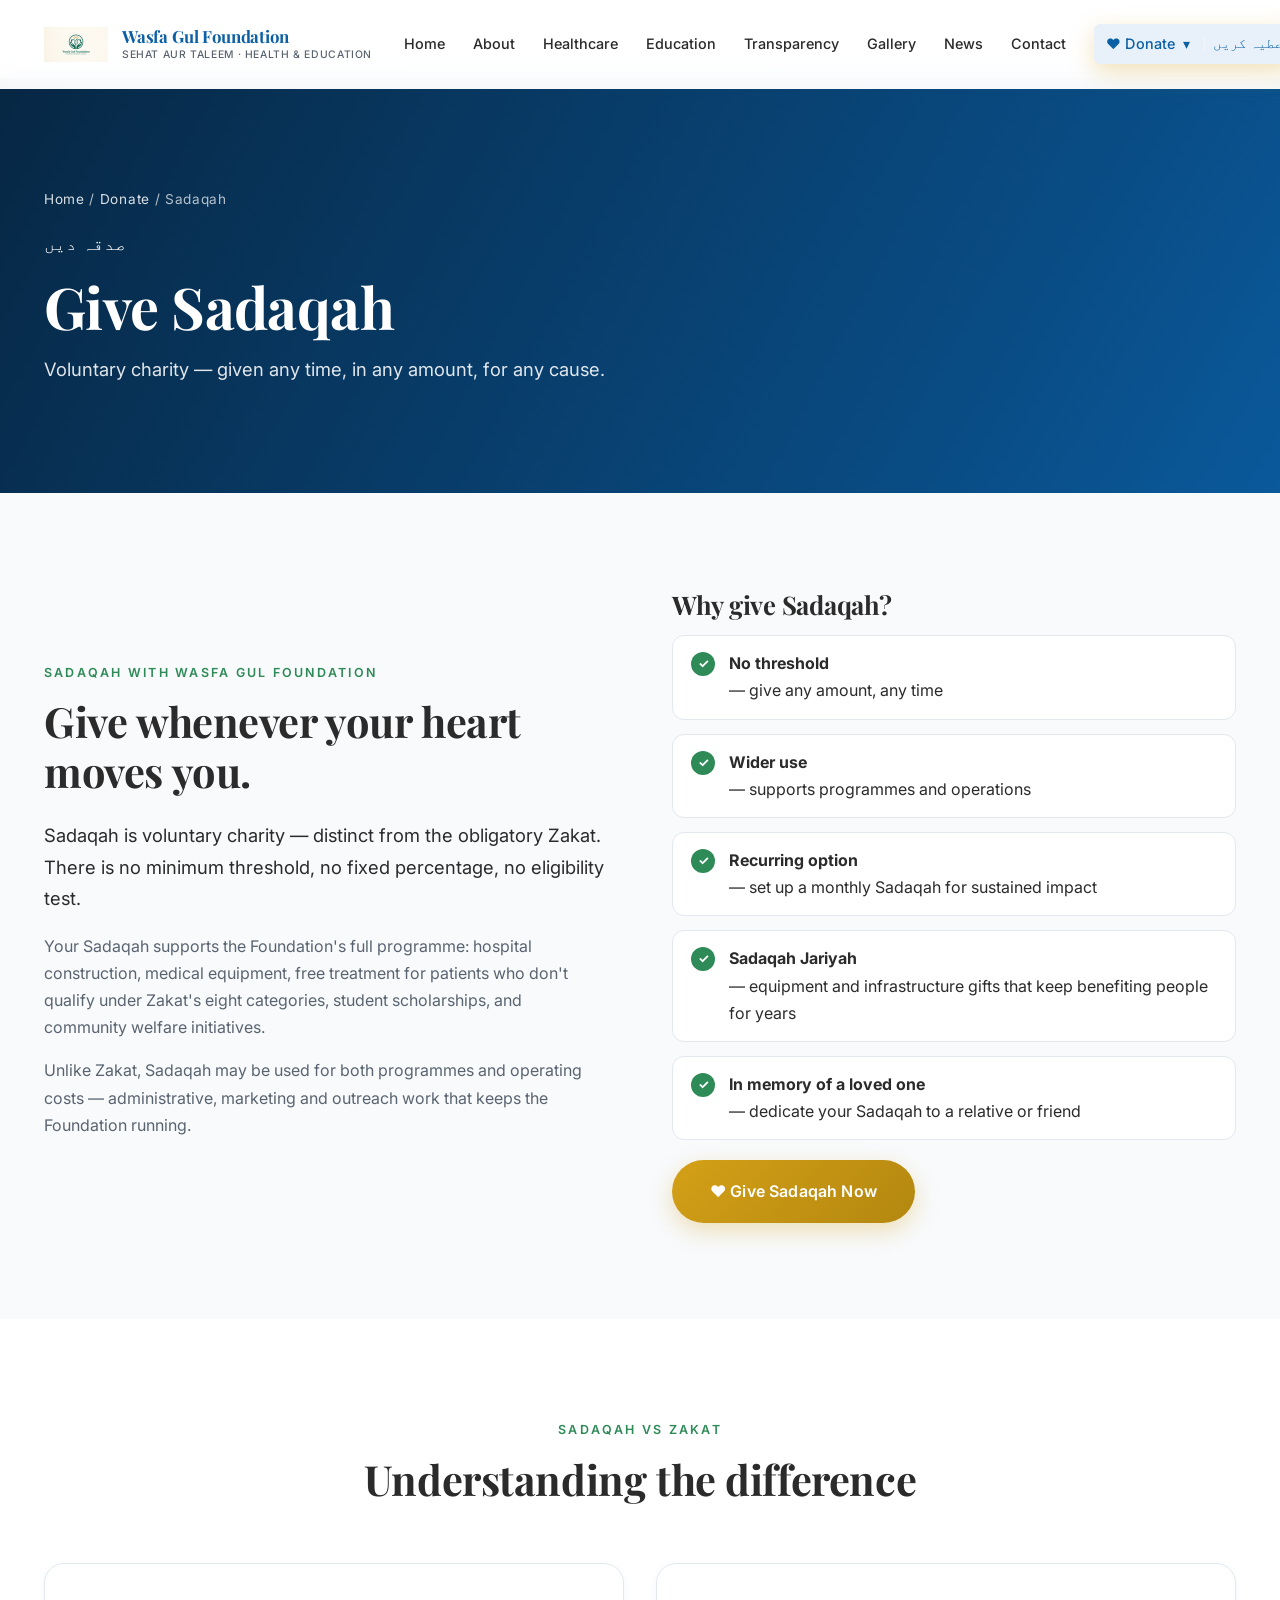
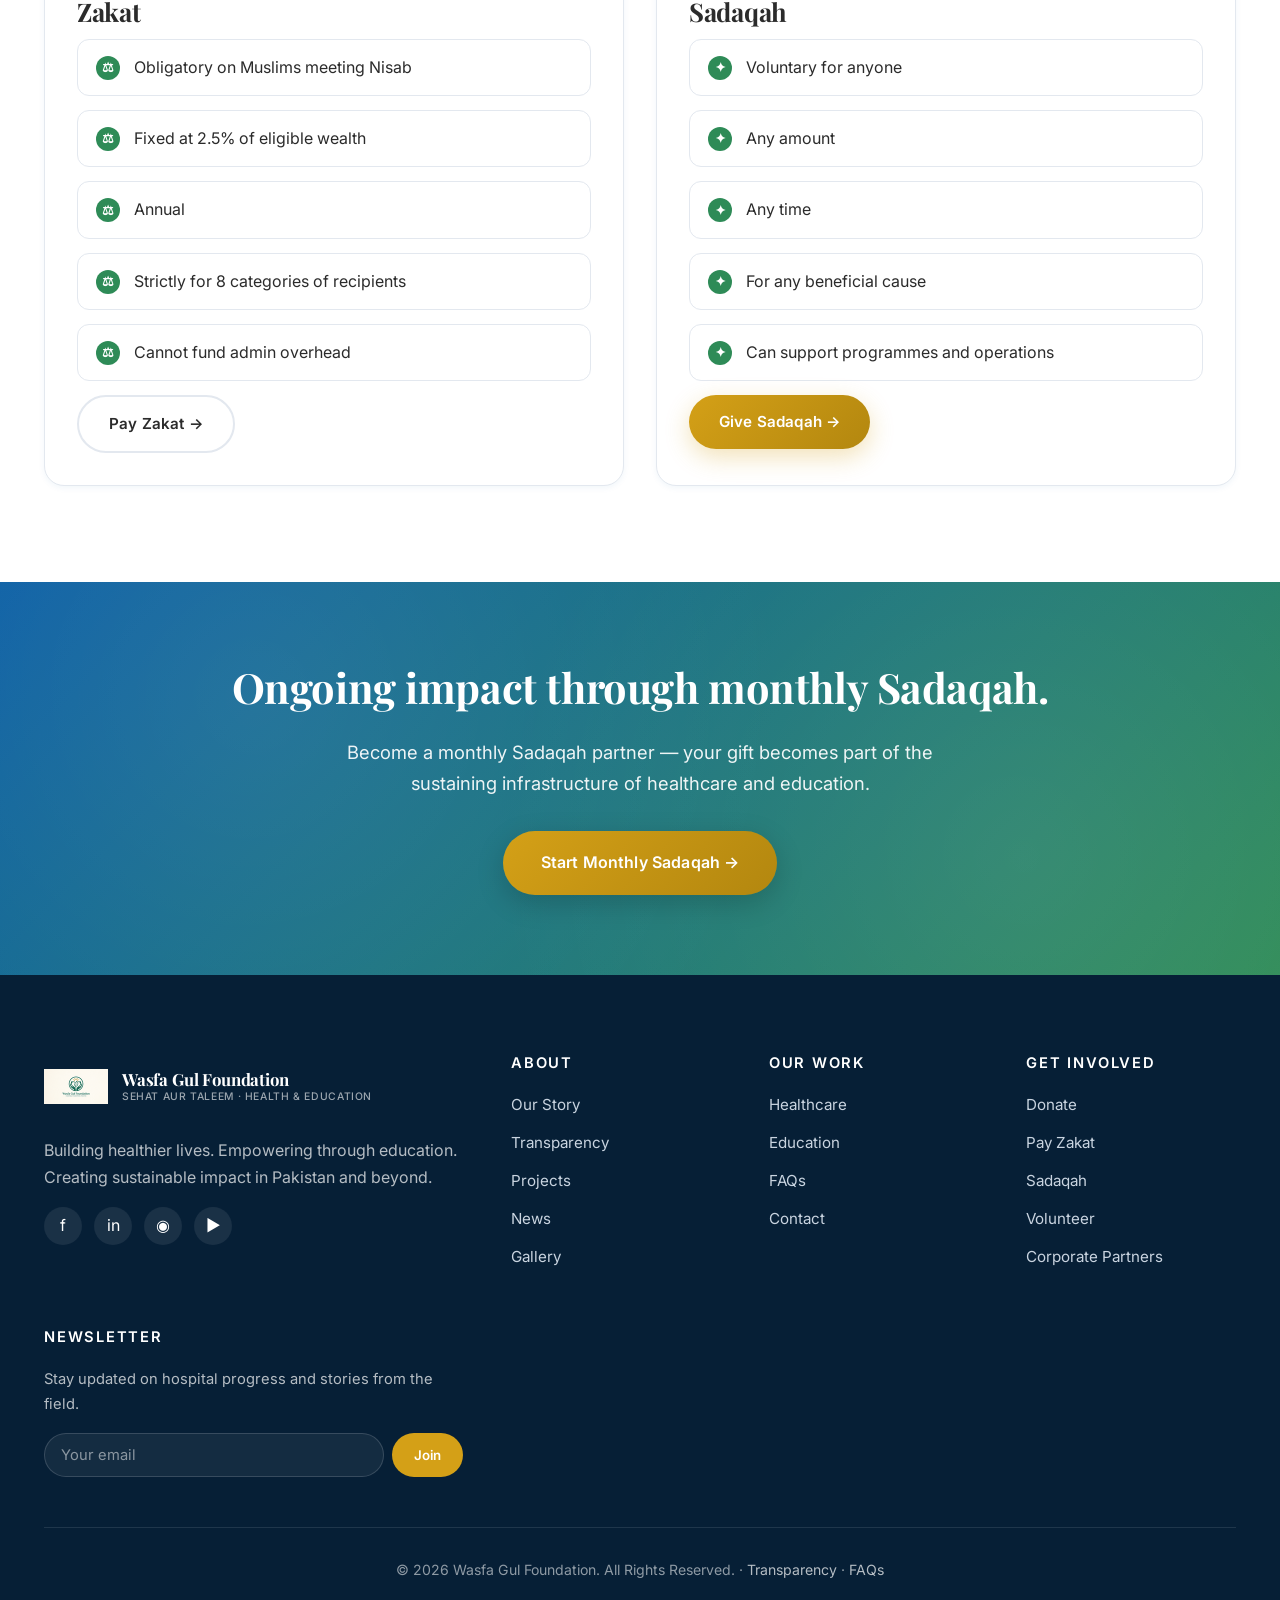
<file: sadaqah.html>
<!DOCTYPE html>
<html lang="en">
<head>
<meta charset="UTF-8" />
<script>document.documentElement.classList.add('js');</script>
<meta name="viewport" content="width=device-width, initial-scale=1.0" />
<title>Give Sadaqah — Wasfa Gul Foundation</title>
<meta name="description" content="Give Sadaqah to Wasfa Gul Foundation — voluntary charity that supports healthcare, education and community welfare." />
<link rel="preconnect" href="https://fonts.googleapis.com" />
<link rel="preconnect" href="https://fonts.gstatic.com" crossorigin />
<link href="https://fonts.googleapis.com/css2?family=Playfair+Display:wght@600;700;800&family=Inter:wght@400;500;600;700&display=swap" rel="stylesheet" />
<link rel="stylesheet" href="assets/css/style.css" />
<meta property="og:title" content="Give Sadaqah — Wasfa Gul Foundation" />
<meta property="og:description" content="Voluntary charity for those who cannot pay for healthcare or education." />
<meta property="og:type" content="website" />
<meta property="og:url" content="https://wasfagulfoundation.org/sadaqah.html" />
<meta property="og:image" content="https://wasfagulfoundation.org/assets/img/logo-web.png" />
<meta property="og:site_name" content="Wasfa Gul Foundation" />
<meta name="twitter:card" content="summary_large_image" />
<script type="application/ld+json">
{"@context":"https://schema.org","@type":"BreadcrumbList","itemListElement":[
  {"@type":"ListItem","position":1,"name":"Home","item":"https://wasfagulfoundation.org/"},
  {"@type":"ListItem","position":2,"name":"Donate","item":"https://wasfagulfoundation.org/donate.html"},
  {"@type":"ListItem","position":3,"name":"Sadaqah","item":"https://wasfagulfoundation.org/sadaqah.html"}
]}
</script>
<script type="application/ld+json">
{
  "@context": "https://schema.org",
  "@graph": [
    {
      "@type": "NGO",
      "@id": "https://wasfagulfoundation.org/#org",
      "name": "Wasfa Gul Foundation",
      "alternateName": "WGF",
      "url": "https://wasfagulfoundation.org/",
      "logo": "https://wasfagulfoundation.org/assets/img/logo.png",
      "description": "A registered non-profit dedicated to building a state-of-the-art charitable hospital in Jhelum and empowering students through distance learning.",
      "address": {"@type": "PostalAddress", "addressLocality": "Jhelum", "addressRegion": "Punjab", "addressCountry": "PK"},
      "sameAs": ["https://www.facebook.com/profile.php?id=61591449750977", "https://www.linkedin.com/company/wasfagul", "https://www.instagram.com/wasfagulfoundation", "https://www.youtube.com/channel/UCj7Raf6vTUG47htOlN4OyPg"],
      "subOrganization": [{"@id": "https://wasfagulfoundation.org/#hospital"}, {"@id": "https://wasfagulfoundation.org/#education"}],
      "potentialAction": {
        "@type": "DonateAction",
        "target": {"@type": "EntryPoint", "urlTemplate": "https://wasfagulfoundation.org/donate.html", "actionPlatform": ["https://schema.org/DesktopWebPlatform", "https://schema.org/MobileWebPlatform"]},
        "recipient": {"@id": "https://wasfagulfoundation.org/#org"},
        "priceCurrency": "PKR"
      }
    },
    {
      "@type": "WebSite",
      "@id": "https://wasfagulfoundation.org/#website",
      "url": "https://wasfagulfoundation.org/",
      "name": "Wasfa Gul Foundation",
      "publisher": {"@id": "https://wasfagulfoundation.org/#org"},
      "inLanguage": "en-PK"
    }
  ]
}
</script>
</head>
<body>
<a class="skip-link" href="#main-content">Skip to main content</a>

<header class="site-header">
  <div class="nav-wrap">
    <a href="index.html" class="brand"><span class="brand-mark"><img src="assets/img/logo-mark.png" alt="Wasfa Gul Foundation logo" /></span><span class="brand-text">Wasfa Gul Foundation<small>Sehat aur Taleem · Health &amp; Education</small></span></a>
    <button class="nav-toggle" aria-label="Open menu" aria-expanded="false">☰</button>
    <ul class="nav-menu" id="primary-nav">
      <li><a href="index.html">Home</a></li>
      <li><a href="about.html">About</a></li>
      <li><a href="hospital.html">Healthcare</a></li>
      <li><a href="education.html">Education</a></li>
      <li><a href="transparency.html">Transparency</a></li>
      <li><a href="gallery.html">Gallery</a></li>
      <li><a href="news.html">News</a></li>
      <li><a href="contact.html">Contact</a></li>
      <li class="nav-cta donate-dropdown">
        <a href="donate.html" class="btn btn-gold btn-sm active" aria-haspopup="true" aria-expanded="false">❤ Donate <span aria-hidden="true">▾</span> <span class="urdu-label" lang="ur">عطیہ کریں</span></a>
        <ul class="donate-dropdown-menu" role="menu" aria-label="Ways to give">
          <li role="none"><a href="donate.html" role="menuitem"><span class="icon" aria-hidden="true">❤</span> Donate Now</a></li>
          <li role="none"><a href="zakat.html" role="menuitem"><span class="icon" aria-hidden="true">☪</span> Zakat</a></li>
          <li role="none"><a href="sadaqah.html" role="menuitem"><span class="icon" aria-hidden="true">✦</span> Sadaqah</a></li>
          <li role="none"><a href="volunteer.html" role="menuitem"><span class="icon" aria-hidden="true">🤝</span> Volunteer</a></li>
        </ul>
      </li>
    </ul>
  </div>
</header>

<main id="main-content" tabindex="-1">

<section class="page-hero">
  <div class="page-hero-bg" style="background-image: linear-gradient(135deg, #0B5FA5 0%, #084a82 70%);"></div>
  <div class="container">
    <div class="breadcrumb"><a href="index.html">Home</a> / <a href="donate.html">Donate</a> / Sadaqah</div>
    <p class="urdu-hero" lang="ur" style="color:#fff;">صدقہ دیں</p>
    <h1>Give Sadaqah</h1>
    <p>Voluntary charity — given any time, in any amount, for any cause.</p>
  </div>
</section>

<section class="section">
  <div class="container">
    <div class="split">
      <div class="reveal">
        <span class="eyebrow">Sadaqah with Wasfa Gul Foundation</span>
        <h2>Give whenever your heart moves you.</h2>
        <p class="lead">Sadaqah is voluntary charity — distinct from the obligatory Zakat. There is no minimum threshold, no fixed percentage, no eligibility test.</p>
        <p>Your Sadaqah supports the Foundation's full programme: hospital construction, medical equipment, free treatment for patients who don't qualify under Zakat's eight categories, student scholarships, and community welfare initiatives.</p>
        <p>Unlike Zakat, Sadaqah may be used for both programmes and operating costs — administrative, marketing and outreach work that keeps the Foundation running.</p>
      </div>
      <div class="reveal">
        <h3>Why give Sadaqah?</h3>
        <ul class="feature-list">
          <li><span class="tick">✓</span><span><strong>No threshold</strong> — give any amount, any time</span></li>
          <li><span class="tick">✓</span><span><strong>Wider use</strong> — supports programmes and operations</span></li>
          <li><span class="tick">✓</span><span><strong>Recurring option</strong> — set up a monthly Sadaqah for sustained impact</span></li>
          <li><span class="tick">✓</span><span><strong>Sadaqah Jariyah</strong> — equipment and infrastructure gifts that keep benefiting people for years</span></li>
          <li><span class="tick">✓</span><span><strong>In memory of a loved one</strong> — dedicate your Sadaqah to a relative or friend</span></li>
        </ul>
        <a href="donate.html" class="btn btn-gold btn-lg" style="margin-top: 20px;">❤ Give Sadaqah Now</a>
      </div>
    </div>
  </div>
</section>

<!-- Sadaqah vs Zakat -->
<section class="section section-alt">
  <div class="container">
    <div class="section-header reveal">
      <span class="eyebrow">Sadaqah vs Zakat</span>
      <h2>Understanding the difference</h2>
    </div>
    <div class="grid grid-2">
      <div class="card reveal">
        <h3>Zakat</h3>
        <ul class="feature-list">
          <li><span class="tick">⚖</span><span>Obligatory on Muslims meeting Nisab</span></li>
          <li><span class="tick">⚖</span><span>Fixed at 2.5% of eligible wealth</span></li>
          <li><span class="tick">⚖</span><span>Annual</span></li>
          <li><span class="tick">⚖</span><span>Strictly for 8 categories of recipients</span></li>
          <li><span class="tick">⚖</span><span>Cannot fund admin overhead</span></li>
        </ul>
        <a href="zakat.html" class="btn btn-outline" style="margin-top: 14px;">Pay Zakat →</a>
      </div>
      <div class="card reveal">
        <h3>Sadaqah</h3>
        <ul class="feature-list">
          <li><span class="tick">✦</span><span>Voluntary for anyone</span></li>
          <li><span class="tick">✦</span><span>Any amount</span></li>
          <li><span class="tick">✦</span><span>Any time</span></li>
          <li><span class="tick">✦</span><span>For any beneficial cause</span></li>
          <li><span class="tick">✦</span><span>Can support programmes and operations</span></li>
        </ul>
        <a href="donate.html" class="btn btn-gold" style="margin-top: 14px;">Give Sadaqah →</a>
      </div>
    </div>
  </div>
</section>

<section class="cta-banner">
  <div class="container reveal">
    <h2>Ongoing impact through monthly Sadaqah.</h2>
    <p>Become a monthly Sadaqah partner — your gift becomes part of the sustaining infrastructure of healthcare and education.</p>
    <a href="donate.html" class="btn btn-gold btn-lg">Start Monthly Sadaqah →</a>
  </div>
</section>

</main>

<!-- HIDDEN: international/diaspora donations not currently permitted.
     To restore, delete this comment opener and the closing marker below.
<section class="diaspora-bar" aria-label="International donations">
  <div class="container">
    <h3>Giving Sadaqah from abroad?</h3>
    <div class="diaspora-buttons">
      <a href="donate.html" class="diaspora-btn"><span aria-hidden="true">🇵🇰</span> Give in Pakistan</a>
      <a href="donate.html#uk" class="diaspora-btn"><span aria-hidden="true">🇬🇧</span> Give in UK</a>
      <a href="donate.html#usa" class="diaspora-btn"><span aria-hidden="true">🇺🇸</span> Give in USA</a>
    </div>
  </div>
</section>
-->

<footer class="site-footer">
  <div class="container">
    <div class="footer-grid">
      <div class="footer-about">
        <a href="index.html" class="brand"><span class="brand-mark"><img src="assets/img/logo-mark.png" alt="Wasfa Gul Foundation logo" /></span><span class="brand-text" style="color:#fff;">Wasfa Gul Foundation<small>Sehat aur Taleem · Health &amp; Education</small></span></a>
        <p>Building healthier lives. Empowering through education. Creating sustainable impact in Pakistan and beyond.</p>
        <ul class="social-list" aria-label="Social media"><li><a href="https://www.facebook.com/profile.php?id=61591449750977" aria-label="Facebook" target="_blank" rel="noopener">f</a></li><li><a href="#" aria-label="LinkedIn">in</a></li><li><a href="https://www.instagram.com/wasfagulfoundation/" aria-label="Instagram" target="_blank" rel="noopener">◉</a></li><li><a href="https://www.youtube.com/channel/UCj7Raf6vTUG47htOlN4OyPg" aria-label="YouTube" target="_blank" rel="noopener">▶</a></li></ul>
      </div>
      <div><h4>About</h4><ul class="footer-list"><li><a href="about.html">Our Story</a></li><li><a href="transparency.html">Transparency</a></li><li><a href="projects.html">Projects</a></li><li><a href="news.html">News</a></li><li><a href="gallery.html">Gallery</a></li></ul></div>
      <div><h4>Our Work</h4><ul class="footer-list"><li><a href="hospital.html">Healthcare</a></li><li><a href="education.html">Education</a></li><li><a href="faq.html">FAQs</a></li><li><a href="contact.html">Contact</a></li></ul></div>
      <div><h4>Get Involved</h4><ul class="footer-list"><li><a href="donate.html">Donate</a></li><li><a href="zakat.html">Pay Zakat</a></li><li><a href="sadaqah.html">Sadaqah</a></li><li><a href="volunteer.html">Volunteer</a></li><li><a href="donate.html">Corporate Partners</a></li></ul></div>
      <div><h4>Newsletter</h4><p style="font-size:0.92rem; color: rgba(255,255,255,0.7);">Stay updated on hospital progress and stories from the field.</p><form class="newsletter-form" data-demo><label for="nl-email" class="visually-hidden">Email address</label><input id="nl-email" type="email" placeholder="Your email" required /><button type="submit">Join</button></form></div>
    </div>
    <div class="copyright">© 2026 Wasfa Gul Foundation. All Rights Reserved. · <a href="transparency.html" style="color: rgba(255,255,255,0.7);">Transparency</a> · <a href="faq.html" style="color: rgba(255,255,255,0.7);">FAQs</a></div>
  </div>
</footer>

<script src="assets/js/main.js"></script>
</body>
</html>
</file>
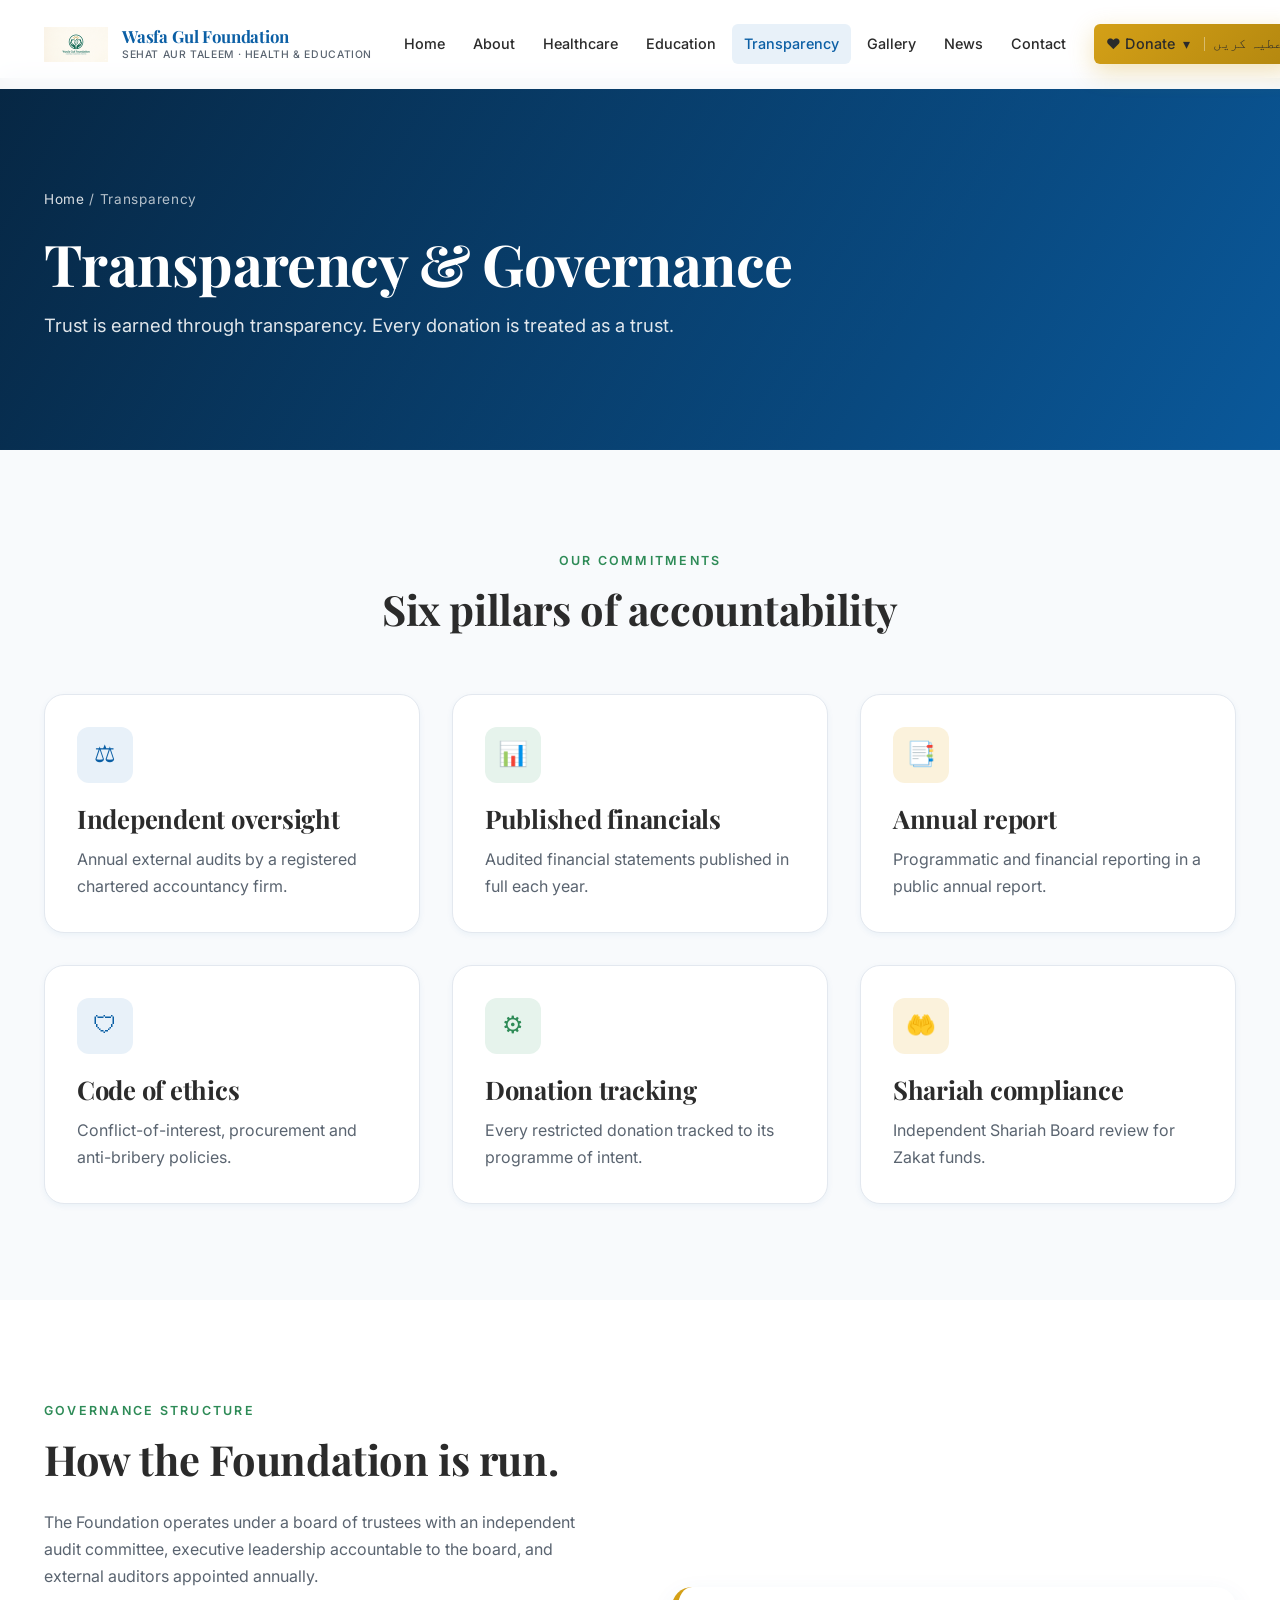
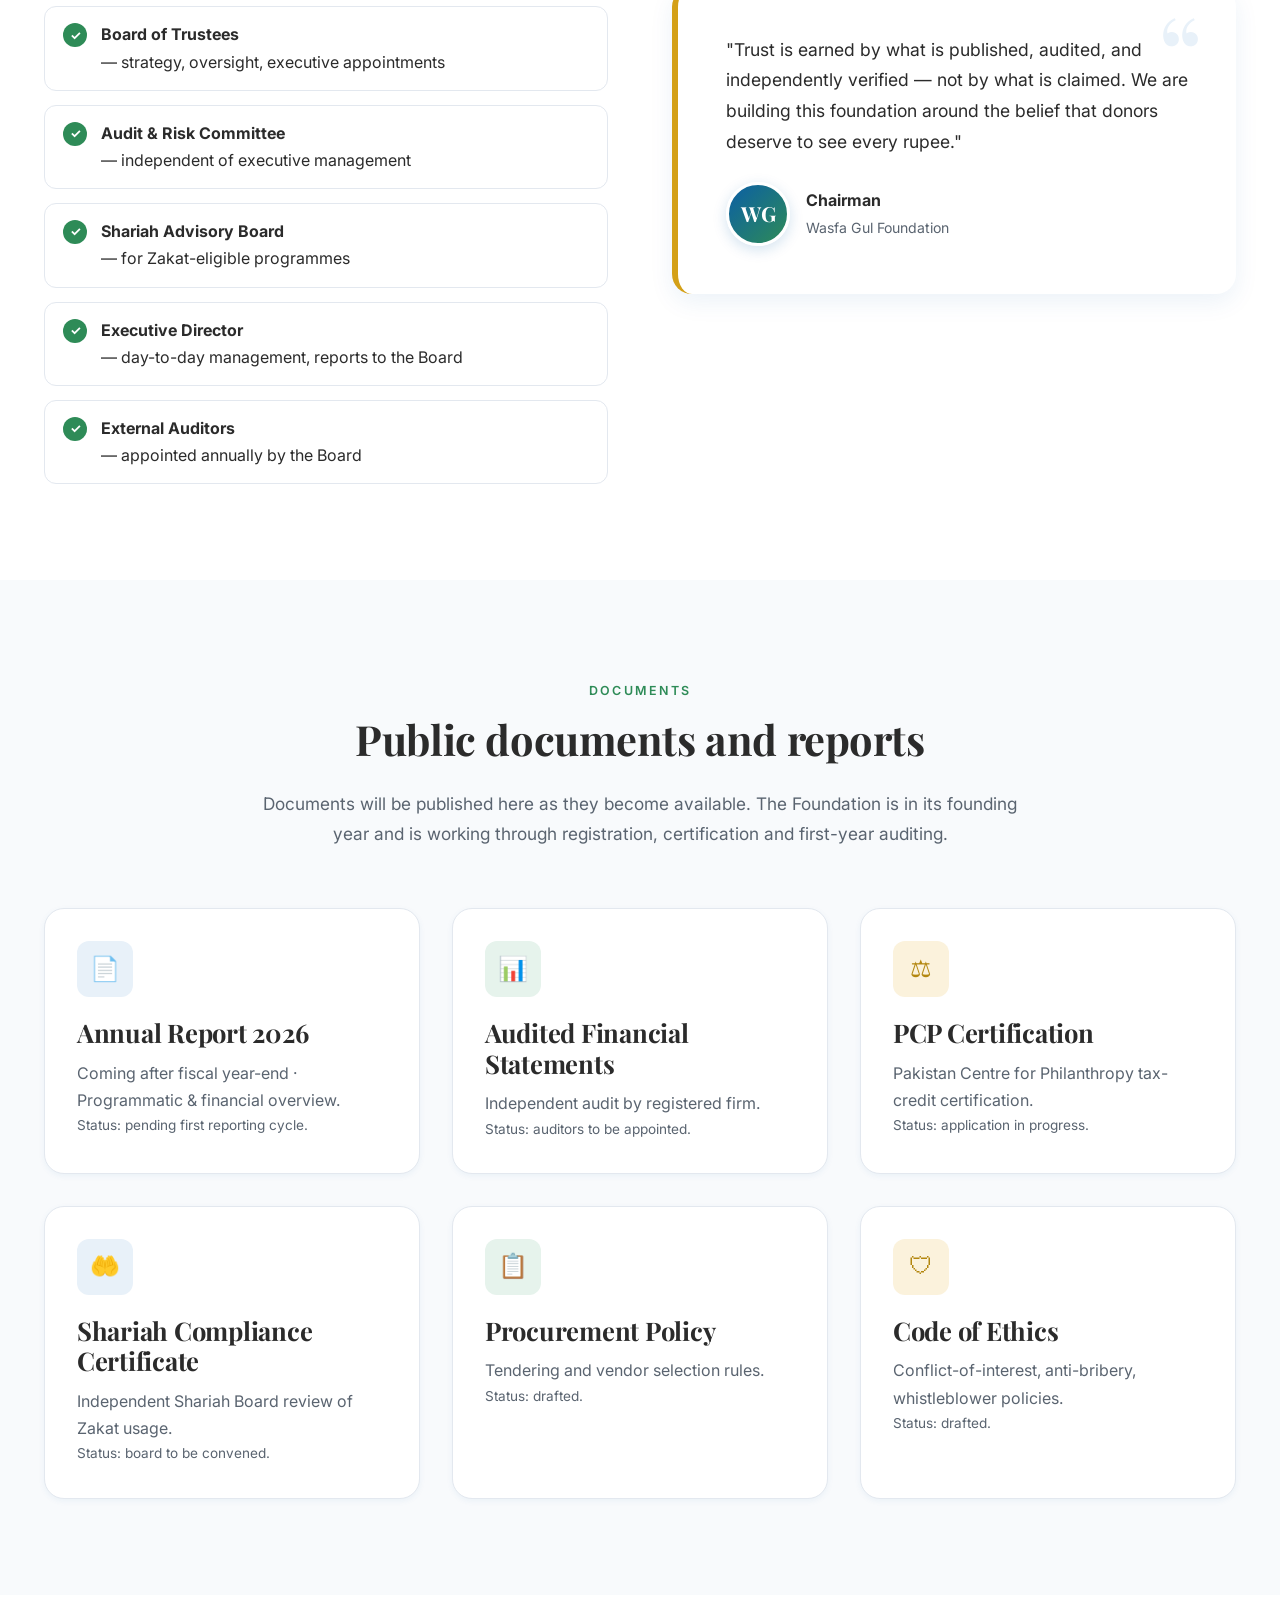
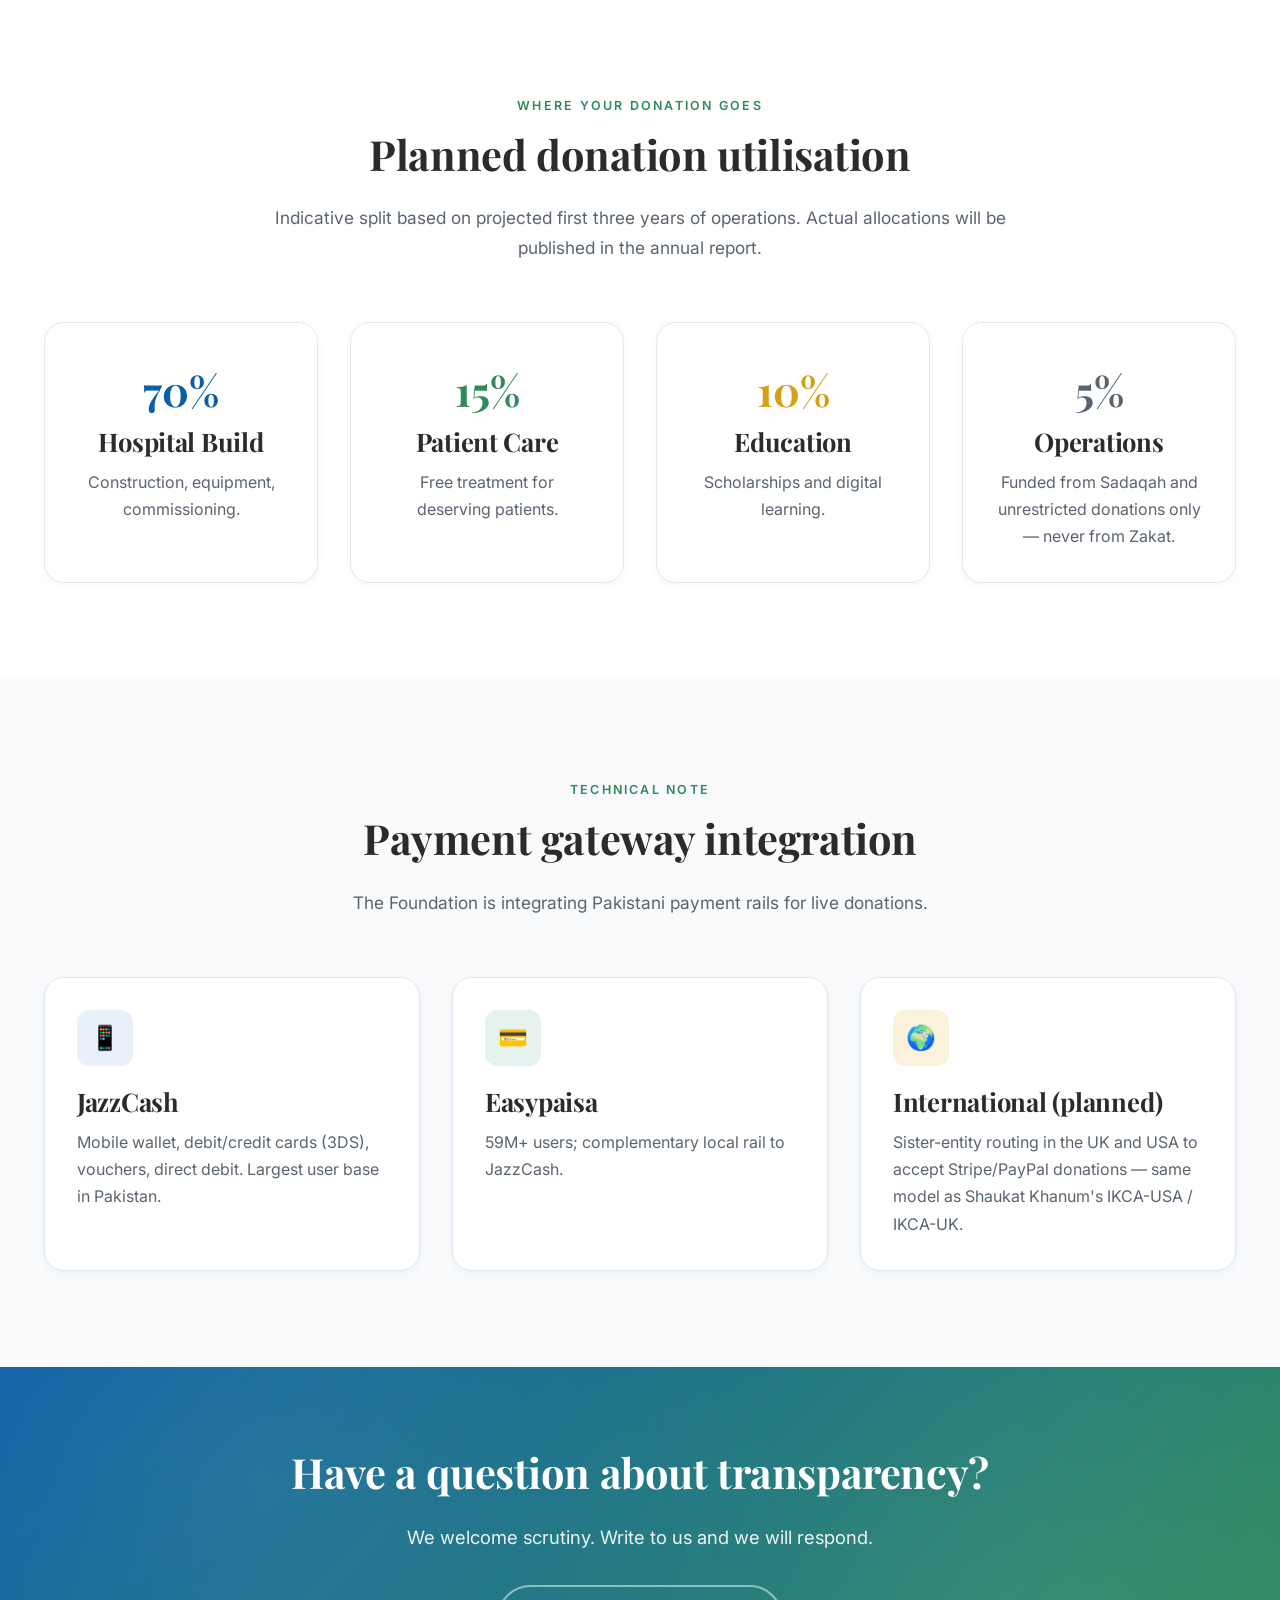
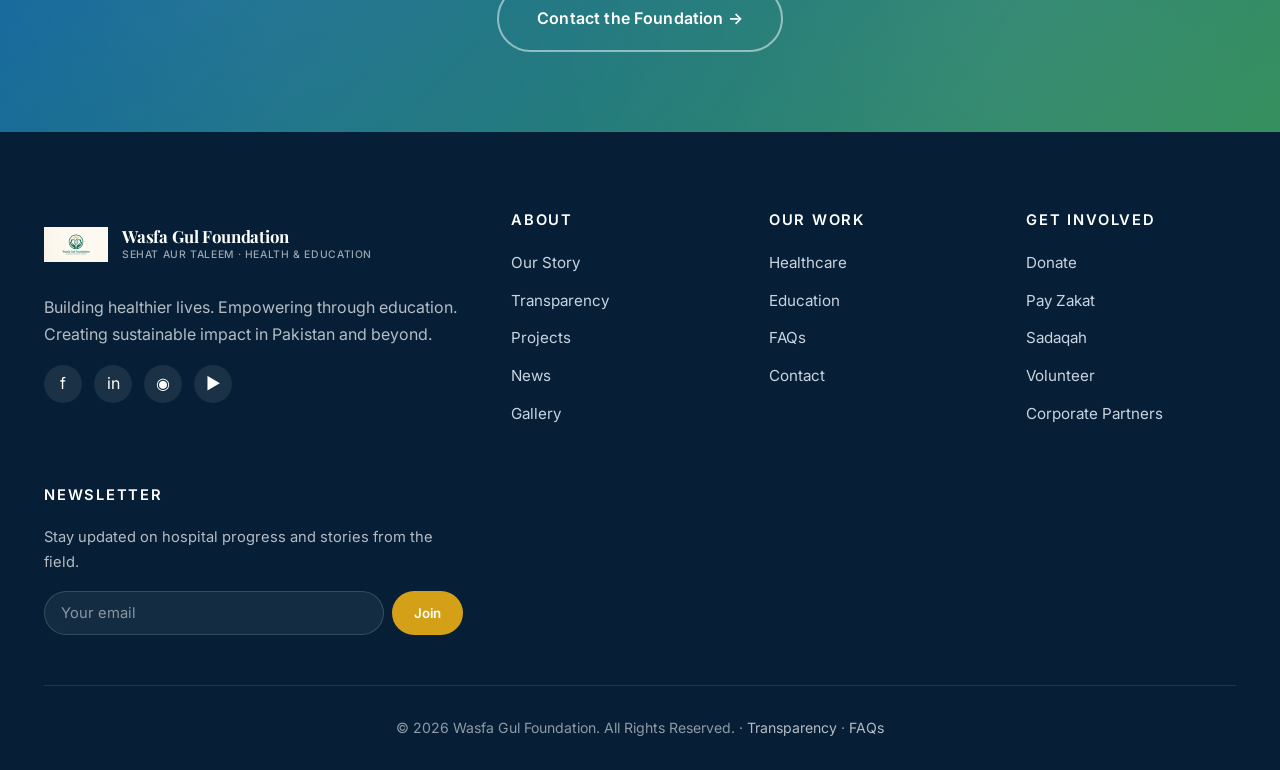
<file: transparency.html>
<!DOCTYPE html>
<html lang="en">
<head>
<meta charset="UTF-8" />
<script>document.documentElement.classList.add('js');</script>
<meta name="viewport" content="width=device-width, initial-scale=1.0" />
<title>Transparency &amp; Governance — Wasfa Gul Foundation</title>
<meta name="description" content="Wasfa Gul Foundation's governance, financial accountability, audit reports, and donation transparency." />
<link rel="preconnect" href="https://fonts.googleapis.com" />
<link rel="preconnect" href="https://fonts.gstatic.com" crossorigin />
<link href="https://fonts.googleapis.com/css2?family=Playfair+Display:wght@600;700;800&family=Inter:wght@400;500;600;700&display=swap" rel="stylesheet" />
<link rel="stylesheet" href="assets/css/style.css" />
<meta property="og:title" content="Transparency &amp; Governance — Wasfa Gul Foundation" />
<meta property="og:description" content="Annual reports, audited financials, governance structure and donation accountability." />
<meta property="og:type" content="website" />
<meta property="og:url" content="https://wasfagulfoundation.org/transparency.html" />
<meta property="og:image" content="https://wasfagulfoundation.org/assets/img/logo-web.png" />
<meta property="og:site_name" content="Wasfa Gul Foundation" />
<meta name="twitter:card" content="summary_large_image" />
<script type="application/ld+json">
{"@context":"https://schema.org","@type":"BreadcrumbList","itemListElement":[
  {"@type":"ListItem","position":1,"name":"Home","item":"https://wasfagulfoundation.org/"},
  {"@type":"ListItem","position":2,"name":"Transparency","item":"https://wasfagulfoundation.org/transparency.html"}
]}
</script>
<script type="application/ld+json">
{
  "@context": "https://schema.org",
  "@graph": [
    {
      "@type": "NGO",
      "@id": "https://wasfagulfoundation.org/#org",
      "name": "Wasfa Gul Foundation",
      "alternateName": "WGF",
      "url": "https://wasfagulfoundation.org/",
      "logo": "https://wasfagulfoundation.org/assets/img/logo.png",
      "description": "A registered non-profit dedicated to building a state-of-the-art charitable hospital in Jhelum and empowering students through distance learning.",
      "address": {"@type": "PostalAddress", "addressLocality": "Jhelum", "addressRegion": "Punjab", "addressCountry": "PK"},
      "sameAs": ["https://www.facebook.com/profile.php?id=61591449750977", "https://www.linkedin.com/company/wasfagul", "https://www.instagram.com/wasfagulfoundation", "https://www.youtube.com/channel/UCj7Raf6vTUG47htOlN4OyPg"],
      "subOrganization": [{"@id": "https://wasfagulfoundation.org/#hospital"}, {"@id": "https://wasfagulfoundation.org/#education"}],
      "potentialAction": {
        "@type": "DonateAction",
        "target": {"@type": "EntryPoint", "urlTemplate": "https://wasfagulfoundation.org/donate.html", "actionPlatform": ["https://schema.org/DesktopWebPlatform", "https://schema.org/MobileWebPlatform"]},
        "recipient": {"@id": "https://wasfagulfoundation.org/#org"},
        "priceCurrency": "PKR"
      }
    },
    {
      "@type": "WebSite",
      "@id": "https://wasfagulfoundation.org/#website",
      "url": "https://wasfagulfoundation.org/",
      "name": "Wasfa Gul Foundation",
      "publisher": {"@id": "https://wasfagulfoundation.org/#org"},
      "inLanguage": "en-PK"
    }
  ]
}
</script>
</head>
<body>
<a class="skip-link" href="#main-content">Skip to main content</a>

<header class="site-header">
  <div class="nav-wrap">
    <a href="index.html" class="brand"><span class="brand-mark"><img src="assets/img/logo-mark.png" alt="Wasfa Gul Foundation logo" /></span><span class="brand-text">Wasfa Gul Foundation<small>Sehat aur Taleem · Health &amp; Education</small></span></a>
    <button class="nav-toggle" aria-label="Open menu" aria-expanded="false">☰</button>
    <ul class="nav-menu" id="primary-nav">
      <li><a href="index.html">Home</a></li>
      <li><a href="about.html">About</a></li>
      <li><a href="hospital.html">Healthcare</a></li>
      <li><a href="education.html">Education</a></li>
      <li><a href="transparency.html" class="active">Transparency</a></li>
      <li><a href="gallery.html">Gallery</a></li>
      <li><a href="news.html">News</a></li>
      <li><a href="contact.html">Contact</a></li>
      <li class="nav-cta donate-dropdown">
        <a href="donate.html" class="btn btn-gold btn-sm" aria-haspopup="true" aria-expanded="false">❤ Donate <span aria-hidden="true">▾</span> <span class="urdu-label" lang="ur">عطیہ کریں</span></a>
        <ul class="donate-dropdown-menu" role="menu" aria-label="Ways to give">
          <li role="none"><a href="donate.html" role="menuitem"><span class="icon" aria-hidden="true">❤</span> Donate Now</a></li>
          <li role="none"><a href="zakat.html" role="menuitem"><span class="icon" aria-hidden="true">☪</span> Zakat</a></li>
          <li role="none"><a href="sadaqah.html" role="menuitem"><span class="icon" aria-hidden="true">✦</span> Sadaqah</a></li>
          <li role="none"><a href="volunteer.html" role="menuitem"><span class="icon" aria-hidden="true">🤝</span> Volunteer</a></li>
        </ul>
      </li>
    </ul>
  </div>
</header>

<main id="main-content" tabindex="-1">

<section class="page-hero">
  <div class="page-hero-bg" style="background-image: linear-gradient(135deg, #0B5FA5 0%, #084a82 70%);"></div>
  <div class="container">
    <div class="breadcrumb"><a href="index.html">Home</a> / Transparency</div>
    <h1>Transparency &amp; Governance</h1>
    <p>Trust is earned through transparency. Every donation is treated as a trust.</p>
  </div>
</section>

<!-- Pillars -->
<section class="section">
  <div class="container">
    <div class="section-header reveal">
      <span class="eyebrow">Our Commitments</span>
      <h2>Six pillars of accountability</h2>
    </div>
    <div class="grid grid-3">
      <div class="card reveal"><div class="card-icon">⚖</div><h3>Independent oversight</h3><p>Annual external audits by a registered chartered accountancy firm.</p></div>
      <div class="card reveal"><div class="card-icon green">📊</div><h3>Published financials</h3><p>Audited financial statements published in full each year.</p></div>
      <div class="card reveal"><div class="card-icon gold">📑</div><h3>Annual report</h3><p>Programmatic and financial reporting in a public annual report.</p></div>
      <div class="card reveal"><div class="card-icon">🛡</div><h3>Code of ethics</h3><p>Conflict-of-interest, procurement and anti-bribery policies.</p></div>
      <div class="card reveal"><div class="card-icon green">⚙</div><h3>Donation tracking</h3><p>Every restricted donation tracked to its programme of intent.</p></div>
      <div class="card reveal"><div class="card-icon gold">🤲</div><h3>Shariah compliance</h3><p>Independent Shariah Board review for Zakat funds.</p></div>
    </div>
  </div>
</section>

<!-- Governance -->
<section class="section section-alt">
  <div class="container">
    <div class="split">
      <div class="reveal">
        <span class="eyebrow">Governance Structure</span>
        <h2>How the Foundation is run.</h2>
        <p>The Foundation operates under a board of trustees with an independent audit committee, executive leadership accountable to the board, and external auditors appointed annually.</p>
        <ul class="feature-list">
          <li><span class="tick">✓</span><span><strong>Board of Trustees</strong> — strategy, oversight, executive appointments</span></li>
          <li><span class="tick">✓</span><span><strong>Audit &amp; Risk Committee</strong> — independent of executive management</span></li>
          <li><span class="tick">✓</span><span><strong>Shariah Advisory Board</strong> — for Zakat-eligible programmes</span></li>
          <li><span class="tick">✓</span><span><strong>Executive Director</strong> — day-to-day management, reports to the Board</span></li>
          <li><span class="tick">✓</span><span><strong>External Auditors</strong> — appointed annually by the Board</span></li>
        </ul>
      </div>
      <div class="reveal">
        <div class="quote-block">
          <p>"Trust is earned by what is published, audited, and independently verified — not by what is claimed. We are building this foundation around the belief that donors deserve to see every rupee."</p>
          <div class="quote-author">
            <div class="avatar">WG</div>
            <div><strong>Chairman</strong><span>Wasfa Gul Foundation</span></div>
          </div>
        </div>
      </div>
    </div>
  </div>
</section>

<!-- Documents (placeholders) -->
<section class="section">
  <div class="container">
    <div class="section-header reveal">
      <span class="eyebrow">Documents</span>
      <h2>Public documents and reports</h2>
      <p>Documents will be published here as they become available. The Foundation is in its founding year and is working through registration, certification and first-year auditing.</p>
    </div>
    <div class="grid grid-3">
      <div class="card reveal"><div class="card-icon">📄</div><h3>Annual Report 2026</h3><p>Coming after fiscal year-end · Programmatic &amp; financial overview.</p><p style="color: var(--color-text-muted); font-size: 0.85rem;">Status: pending first reporting cycle.</p></div>
      <div class="card reveal"><div class="card-icon green">📊</div><h3>Audited Financial Statements</h3><p>Independent audit by registered firm.</p><p style="color: var(--color-text-muted); font-size: 0.85rem;">Status: auditors to be appointed.</p></div>
      <div class="card reveal"><div class="card-icon gold">⚖</div><h3>PCP Certification</h3><p>Pakistan Centre for Philanthropy tax-credit certification.</p><p style="color: var(--color-text-muted); font-size: 0.85rem;">Status: application in progress.</p></div>
      <div class="card reveal"><div class="card-icon">🤲</div><h3>Shariah Compliance Certificate</h3><p>Independent Shariah Board review of Zakat usage.</p><p style="color: var(--color-text-muted); font-size: 0.85rem;">Status: board to be convened.</p></div>
      <div class="card reveal"><div class="card-icon green">📋</div><h3>Procurement Policy</h3><p>Tendering and vendor selection rules.</p><p style="color: var(--color-text-muted); font-size: 0.85rem;">Status: drafted.</p></div>
      <div class="card reveal"><div class="card-icon gold">🛡</div><h3>Code of Ethics</h3><p>Conflict-of-interest, anti-bribery, whistleblower policies.</p><p style="color: var(--color-text-muted); font-size: 0.85rem;">Status: drafted.</p></div>
    </div>
  </div>
</section>

<!-- Donation Utilisation -->
<section class="section section-alt">
  <div class="container">
    <div class="section-header reveal">
      <span class="eyebrow">Where Your Donation Goes</span>
      <h2>Planned donation utilisation</h2>
      <p>Indicative split based on projected first three years of operations. Actual allocations will be published in the annual report.</p>
    </div>
    <div class="grid grid-4">
      <div class="card reveal" style="text-align:center;"><div style="font-family: var(--font-heading); font-size: 2.6rem; color: var(--color-primary); font-weight:700;">70%</div><h3>Hospital Build</h3><p>Construction, equipment, commissioning.</p></div>
      <div class="card reveal" style="text-align:center;"><div style="font-family: var(--font-heading); font-size: 2.6rem; color: var(--color-secondary); font-weight:700;">15%</div><h3>Patient Care</h3><p>Free treatment for deserving patients.</p></div>
      <div class="card reveal" style="text-align:center;"><div style="font-family: var(--font-heading); font-size: 2.6rem; color: var(--color-accent); font-weight:700;">10%</div><h3>Education</h3><p>Scholarships and digital learning.</p></div>
      <div class="card reveal" style="text-align:center;"><div style="font-family: var(--font-heading); font-size: 2.6rem; color: var(--color-text-muted); font-weight:700;">5%</div><h3>Operations</h3><p>Funded from Sadaqah and unrestricted donations only — never from Zakat.</p></div>
    </div>
  </div>
</section>

<!-- Gateway integration notes (technical) -->
<section id="gateway" class="section">
  <div class="container">
    <div class="section-header reveal">
      <span class="eyebrow">Technical Note</span>
      <h2>Payment gateway integration</h2>
      <p>The Foundation is integrating Pakistani payment rails for live donations.</p>
    </div>
    <div class="grid grid-3">
      <div class="card reveal"><div class="card-icon">📱</div><h3>JazzCash</h3><p>Mobile wallet, debit/credit cards (3DS), vouchers, direct debit. Largest user base in Pakistan.</p></div>
      <div class="card reveal"><div class="card-icon green">💳</div><h3>Easypaisa</h3><p>59M+ users; complementary local rail to JazzCash.</p></div>
      <div class="card reveal"><div class="card-icon gold">🌍</div><h3>International (planned)</h3><p>Sister-entity routing in the UK and USA to accept Stripe/PayPal donations — same model as Shaukat Khanum's IKCA-USA / IKCA-UK.</p></div>
    </div>
  </div>
</section>

<section class="cta-banner">
  <div class="container reveal">
    <h2>Have a question about transparency?</h2>
    <p>We welcome scrutiny. Write to us and we will respond.</p>
    <a href="contact.html" class="btn btn-outline-white btn-lg">Contact the Foundation →</a>
  </div>
</section>

</main>

<!-- HIDDEN: international/diaspora donations not currently permitted.
     To restore, delete this comment opener and the closing marker below.
<section class="diaspora-bar" aria-label="International donations">
  <div class="container">
    <h3>Donating from abroad?</h3>
    <div class="diaspora-buttons">
      <a href="donate.html" class="diaspora-btn"><span aria-hidden="true">🇵🇰</span> Donate in Pakistan</a>
      <a href="donate.html#uk" class="diaspora-btn"><span aria-hidden="true">🇬🇧</span> Donate in UK</a>
      <a href="donate.html#usa" class="diaspora-btn"><span aria-hidden="true">🇺🇸</span> Donate in USA</a>
    </div>
  </div>
</section>
-->

<footer class="site-footer">
  <div class="container">
    <div class="footer-grid">
      <div class="footer-about">
        <a href="index.html" class="brand"><span class="brand-mark"><img src="assets/img/logo-mark.png" alt="Wasfa Gul Foundation logo" /></span><span class="brand-text" style="color:#fff;">Wasfa Gul Foundation<small>Sehat aur Taleem · Health &amp; Education</small></span></a>
        <p>Building healthier lives. Empowering through education. Creating sustainable impact in Pakistan and beyond.</p>
        <ul class="social-list" aria-label="Social media"><li><a href="https://www.facebook.com/profile.php?id=61591449750977" aria-label="Facebook" target="_blank" rel="noopener">f</a></li><li><a href="#" aria-label="LinkedIn">in</a></li><li><a href="https://www.instagram.com/wasfagulfoundation/" aria-label="Instagram" target="_blank" rel="noopener">◉</a></li><li><a href="https://www.youtube.com/channel/UCj7Raf6vTUG47htOlN4OyPg" aria-label="YouTube" target="_blank" rel="noopener">▶</a></li></ul>
      </div>
      <div><h4>About</h4><ul class="footer-list"><li><a href="about.html">Our Story</a></li><li><a href="transparency.html">Transparency</a></li><li><a href="projects.html">Projects</a></li><li><a href="news.html">News</a></li><li><a href="gallery.html">Gallery</a></li></ul></div>
      <div><h4>Our Work</h4><ul class="footer-list"><li><a href="hospital.html">Healthcare</a></li><li><a href="education.html">Education</a></li><li><a href="faq.html">FAQs</a></li><li><a href="contact.html">Contact</a></li></ul></div>
      <div><h4>Get Involved</h4><ul class="footer-list"><li><a href="donate.html">Donate</a></li><li><a href="zakat.html">Pay Zakat</a></li><li><a href="sadaqah.html">Sadaqah</a></li><li><a href="volunteer.html">Volunteer</a></li><li><a href="donate.html">Corporate Partners</a></li></ul></div>
      <div><h4>Newsletter</h4><p style="font-size:0.92rem; color: rgba(255,255,255,0.7);">Stay updated on hospital progress and stories from the field.</p><form class="newsletter-form" data-demo><label for="nl-email" class="visually-hidden">Email address</label><input id="nl-email" type="email" placeholder="Your email" required /><button type="submit">Join</button></form></div>
    </div>
    <div class="copyright">© 2026 Wasfa Gul Foundation. All Rights Reserved. · <a href="transparency.html" style="color: rgba(255,255,255,0.7);">Transparency</a> · <a href="faq.html" style="color: rgba(255,255,255,0.7);">FAQs</a></div>
  </div>
</footer>

<script src="assets/js/main.js"></script>
</body>
</html>
</file>
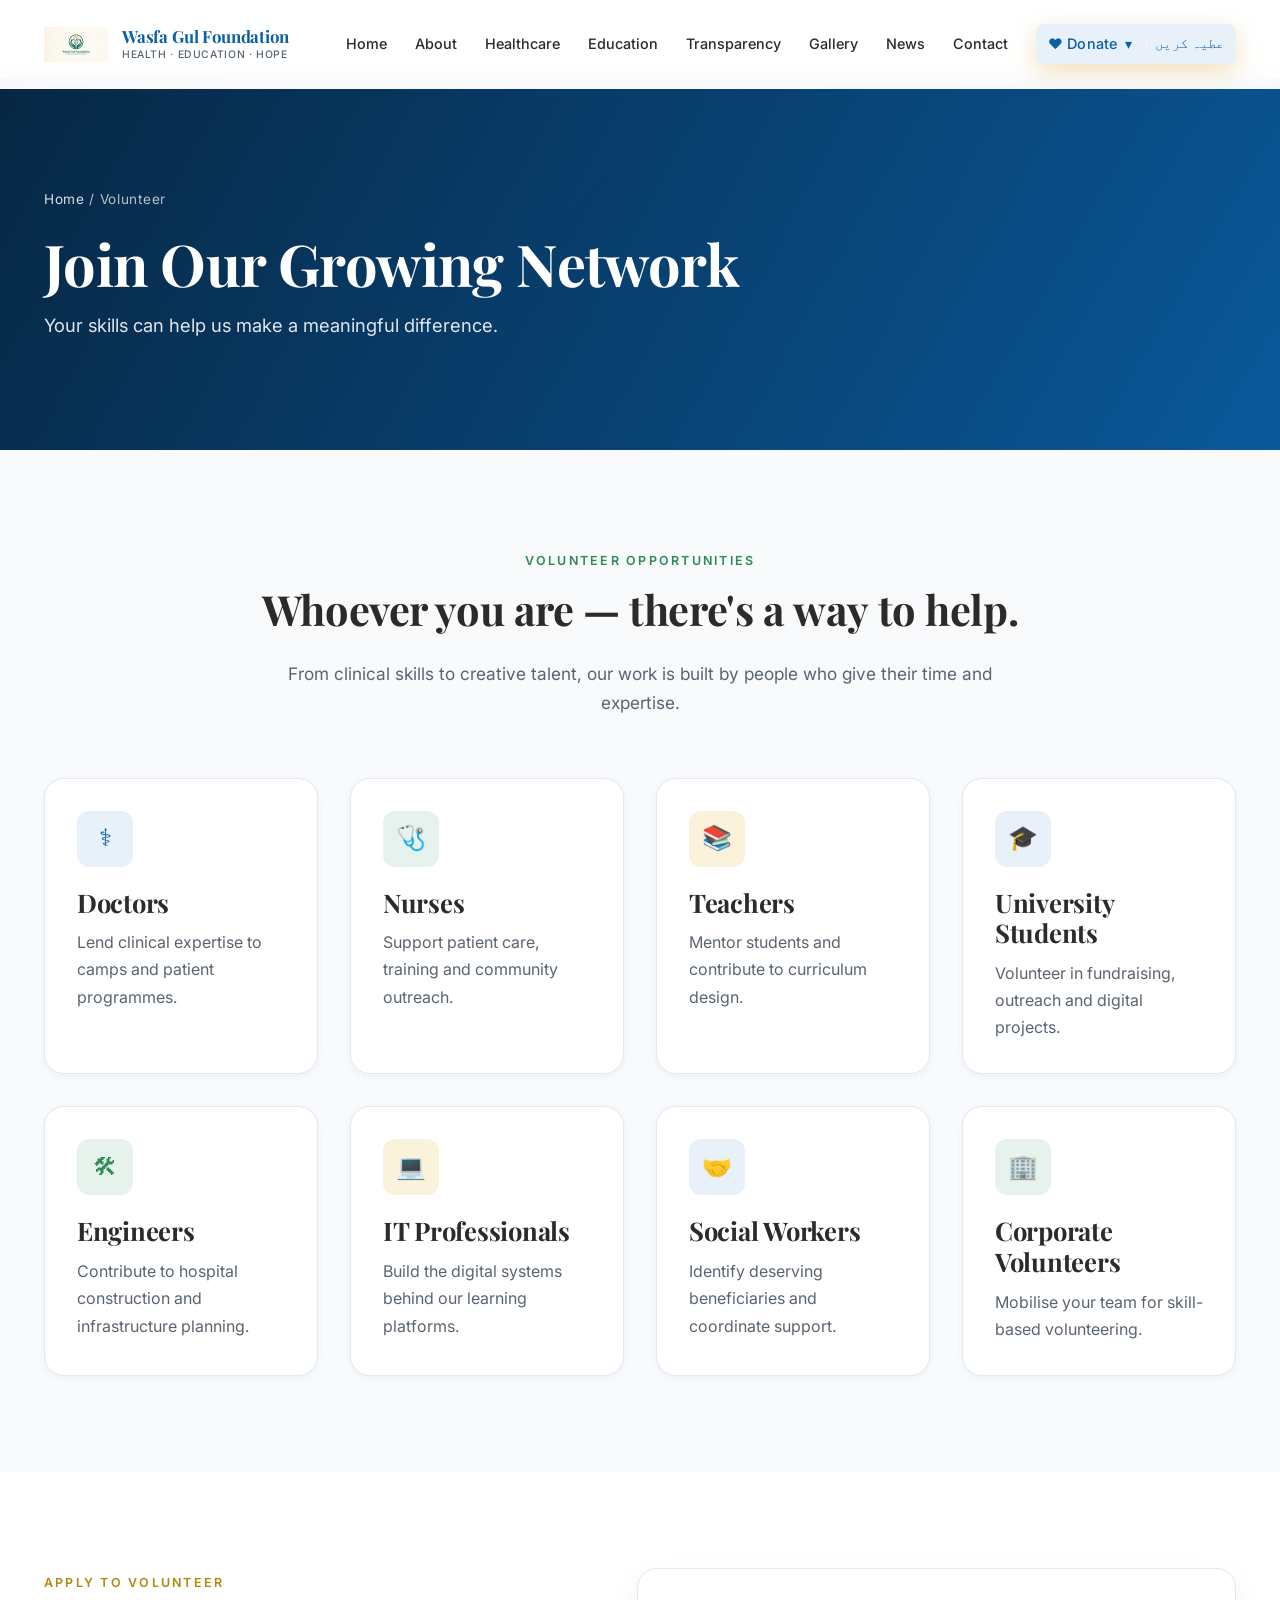
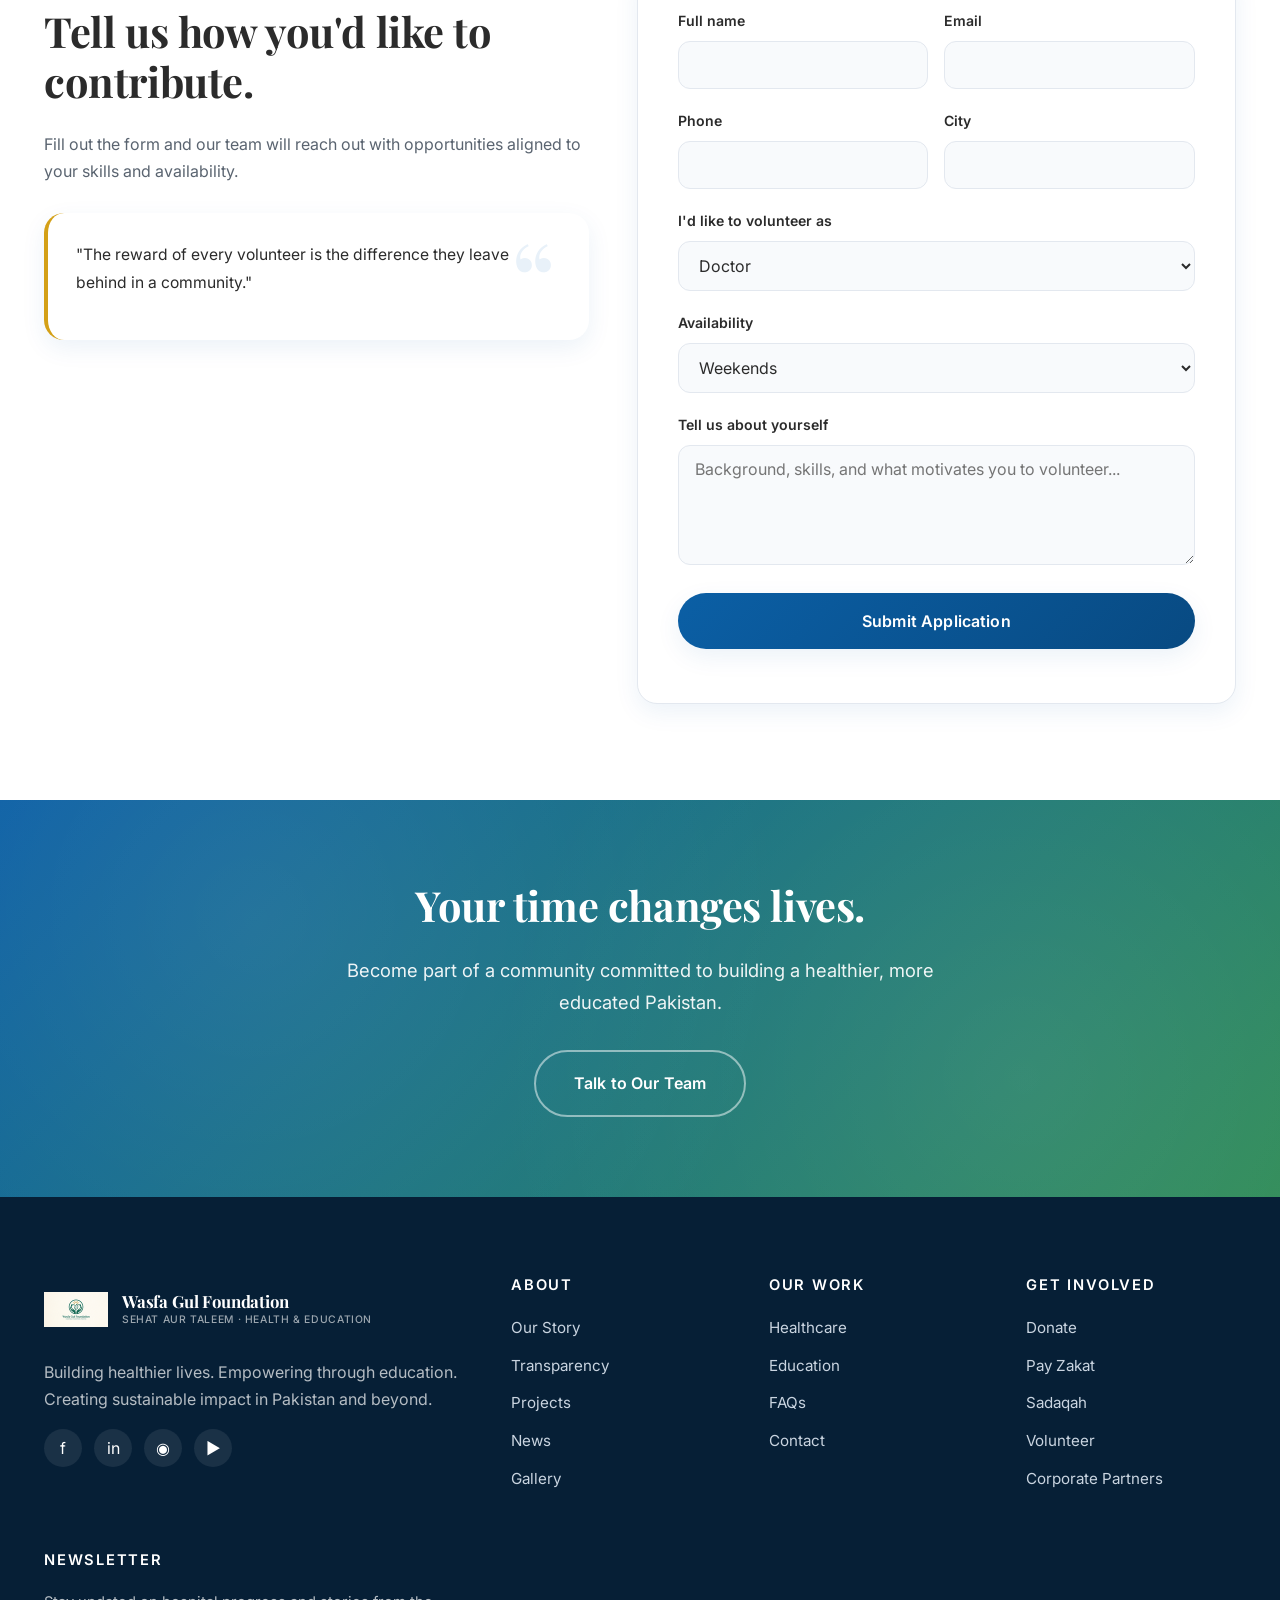
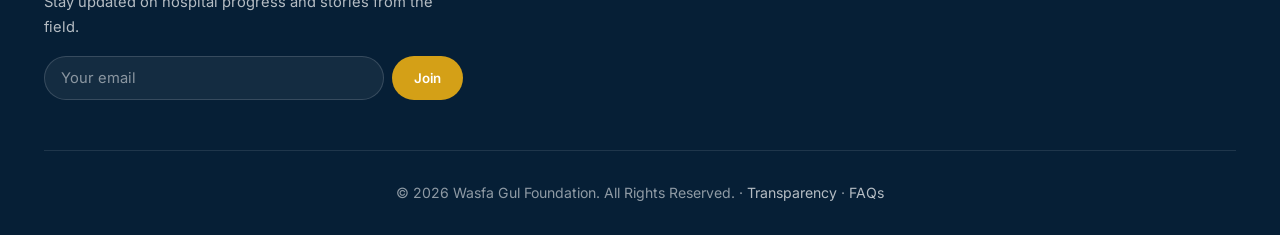
<file: volunteer.html>
<!DOCTYPE html>
<html lang="en">
<head>
<meta charset="UTF-8" />
<script>document.documentElement.classList.add('js');</script>
<meta name="viewport" content="width=device-width, initial-scale=1.0" />
<title>Volunteer — Wasfa Gul Foundation</title>
<meta name="description" content="Join our growing network of volunteers. Doctors, nurses, teachers, students, professionals — your skills can make a meaningful difference." />
<link rel="preconnect" href="https://fonts.googleapis.com" />
<link rel="preconnect" href="https://fonts.gstatic.com" crossorigin />
<link href="https://fonts.googleapis.com/css2?family=Playfair+Display:wght@600;700;800&family=Inter:wght@400;500;600;700&display=swap" rel="stylesheet" />
<link rel="stylesheet" href="assets/css/style.css" />
<meta property="og:title" content="Volunteer — Wasfa Gul Foundation" />
<meta property="og:description" content="Join our growing network of volunteers across healthcare, education and community development." />
<meta property="og:type" content="website" />
<meta property="og:url" content="https://wasfagulfoundation.org/volunteer.html" />
<meta property="og:image" content="https://wasfagulfoundation.org/assets/img/logo-web.png" />
<meta property="og:image:width" content="1200" />
<meta property="og:image:height" content="630" />
<meta property="og:image:alt" content="Wasfa Gul Foundation — healthcare and education for underserved communities" />
<meta property="og:site_name" content="Wasfa Gul Foundation" />
<meta property="og:locale" content="en_PK" />
<meta name="twitter:card" content="summary_large_image" />
<meta name="twitter:title" content="Volunteer — Wasfa Gul Foundation" />
<meta name="twitter:description" content="Join our growing network of volunteers across healthcare, education and community development." />
<meta name="twitter:image" content="https://wasfagulfoundation.org/assets/img/logo-web.png" />
<script type="application/ld+json">
{
  "@context": "https://schema.org",
  "@graph": [
    {
      "@type": "NGO",
      "@id": "https://wasfagulfoundation.org/#org",
      "name": "Wasfa Gul Foundation",
      "alternateName": "WGF",
      "url": "https://wasfagulfoundation.org/",
      "logo": "https://wasfagulfoundation.org/assets/img/logo.png",
      "description": "A registered non-profit dedicated to building a state-of-the-art charitable hospital in Jhelum and empowering students through distance learning.",
      "address": {"@type": "PostalAddress", "addressLocality": "Jhelum", "addressRegion": "Punjab", "addressCountry": "PK"},
      "sameAs": ["https://www.facebook.com/profile.php?id=61591449750977", "https://www.linkedin.com/company/wasfagul", "https://www.instagram.com/wasfagulfoundation", "https://www.youtube.com/channel/UCj7Raf6vTUG47htOlN4OyPg"],
      "subOrganization": [{"@id": "https://wasfagulfoundation.org/#hospital"}, {"@id": "https://wasfagulfoundation.org/#education"}],
      "potentialAction": {
        "@type": "DonateAction",
        "target": {"@type": "EntryPoint", "urlTemplate": "https://wasfagulfoundation.org/donate.html", "actionPlatform": ["https://schema.org/DesktopWebPlatform", "https://schema.org/MobileWebPlatform"]},
        "recipient": {"@id": "https://wasfagulfoundation.org/#org"},
        "priceCurrency": "PKR"
      }
    },
    {
      "@type": "WebSite",
      "@id": "https://wasfagulfoundation.org/#website",
      "url": "https://wasfagulfoundation.org/",
      "name": "Wasfa Gul Foundation",
      "publisher": {"@id": "https://wasfagulfoundation.org/#org"},
      "inLanguage": "en-PK"
    }
  ]
}
</script>
<script type="application/ld+json">
{
  "@context": "https://schema.org",
  "@type": "BreadcrumbList",
  "itemListElement": [
    {
      "@type": "ListItem",
      "position": 1,
      "name": "Home",
      "item": "https://wasfagulfoundation.org/"
    },
    {
      "@type": "ListItem",
      "position": 2,
      "name": "Volunteer",
      "item": "https://wasfagulfoundation.org/volunteer.html"
    }
  ]
}
</script>
</head>
<body>
<a class="skip-link" href="#main-content">Skip to main content</a>

<header class="site-header">
  <div class="nav-wrap">
    <a href="index.html" class="brand"><span class="brand-mark"><img src="assets/img/logo-mark.png" alt="Wasfa Gul Foundation logo" /></span><span class="brand-text">Wasfa Gul Foundation<small>Health · Education · Hope</small></span></a>
    <button class="nav-toggle" aria-label="Open menu" aria-expanded="false">☰</button>
    <ul class="nav-menu" id="primary-nav">
      <li><a href="index.html">Home</a></li>
      <li><a href="about.html">About</a></li>
      <li><a href="hospital.html">Healthcare</a></li>
      <li><a href="education.html">Education</a></li>
      <li><a href="transparency.html">Transparency</a></li>
      <li><a href="gallery.html">Gallery</a></li>
      <li><a href="news.html">News</a></li>
      <li><a href="contact.html">Contact</a></li>
      <li class="nav-cta donate-dropdown">
        <a href="donate.html" class="btn btn-gold btn-sm active" aria-haspopup="true" aria-expanded="false">❤ Donate <span aria-hidden="true">▾</span> <span class="urdu-label" lang="ur">عطیہ کریں</span></a>
        <ul class="donate-dropdown-menu" role="menu" aria-label="Ways to give">
          <li role="none"><a href="donate.html" role="menuitem"><span class="icon" aria-hidden="true">❤</span> Donate Now</a></li>
          <li role="none"><a href="zakat.html" role="menuitem"><span class="icon" aria-hidden="true">☪</span> Zakat</a></li>
          <li role="none"><a href="sadaqah.html" role="menuitem"><span class="icon" aria-hidden="true">✦</span> Sadaqah</a></li>
          <li role="none"><a href="volunteer.html" role="menuitem"><span class="icon" aria-hidden="true">🤝</span> Volunteer</a></li>
        </ul>
      </li>
    </ul>
  </div>
</header>

<main id="main-content" tabindex="-1">

<section class="page-hero">
  <div class="page-hero-bg" style="background-image: linear-gradient(135deg, #0B5FA5 0%, #084a82 70%);"></div>
  <div class="container">
    <div class="breadcrumb"><a href="index.html">Home</a> / Volunteer</div>
    <h1>Join Our Growing Network</h1>
    <p>Your skills can help us make a meaningful difference.</p>
  </div>
</section>

<section class="section">
  <div class="container">
    <div class="section-header reveal">
      <span class="eyebrow">Volunteer Opportunities</span>
      <h2>Whoever you are — there's a way to help.</h2>
      <p>From clinical skills to creative talent, our work is built by people who give their time and expertise.</p>
    </div>
    <div class="grid grid-4">
      <div class="card reveal"><div class="card-icon">⚕</div><h3>Doctors</h3><p>Lend clinical expertise to camps and patient programmes.</p></div>
      <div class="card reveal"><div class="card-icon green">🩺</div><h3>Nurses</h3><p>Support patient care, training and community outreach.</p></div>
      <div class="card reveal"><div class="card-icon gold">📚</div><h3>Teachers</h3><p>Mentor students and contribute to curriculum design.</p></div>
      <div class="card reveal"><div class="card-icon">🎓</div><h3>University Students</h3><p>Volunteer in fundraising, outreach and digital projects.</p></div>
      <div class="card reveal"><div class="card-icon green">🛠</div><h3>Engineers</h3><p>Contribute to hospital construction and infrastructure planning.</p></div>
      <div class="card reveal"><div class="card-icon gold">💻</div><h3>IT Professionals</h3><p>Build the digital systems behind our learning platforms.</p></div>
      <div class="card reveal"><div class="card-icon">🤝</div><h3>Social Workers</h3><p>Identify deserving beneficiaries and coordinate support.</p></div>
      <div class="card reveal"><div class="card-icon green">🏢</div><h3>Corporate Volunteers</h3><p>Mobilise your team for skill-based volunteering.</p></div>
    </div>
  </div>
</section>

<!-- Application Form -->
<section class="section section-alt">
  <div class="container">
    <div class="grid" style="grid-template-columns: 1fr 1.1fr; gap: 48px; align-items: start;">
      <div class="reveal">
        <span class="eyebrow gold">Apply to Volunteer</span>
        <h2>Tell us how you'd like to contribute.</h2>
        <p>Fill out the form and our team will reach out with opportunities aligned to your skills and availability.</p>
        <div class="quote-block" style="margin-top: 28px; padding: 28px; border-left-width: 4px;">
          <p style="font-size: 0.98rem;">"The reward of every volunteer is the difference they leave behind in a community."</p>
        </div>
      </div>
      <div class="form-card reveal">
        <form data-demo>
          <div class="field-row">
            <div class="field"><label for="v-name">Full name</label><input id="v-name" type="text" required /></div>
            <div class="field"><label for="v-email">Email</label><input id="v-email" type="email" required /></div>
          </div>
          <div class="field-row">
            <div class="field"><label for="v-phone">Phone</label><input id="v-phone" type="tel" /></div>
            <div class="field"><label for="v-city">City</label><input id="v-city" type="text" /></div>
          </div>
          <div class="field">
            <label for="v-role">I'd like to volunteer as</label>
            <select id="v-role">
              <option>Doctor</option><option>Nurse</option><option>Teacher</option><option>University Student</option>
              <option>Engineer</option><option>IT Professional</option><option>Social Worker</option><option>Corporate Volunteer</option><option>Other</option>
            </select>
          </div>
          <div class="field">
            <label for="v-availability">Availability</label>
            <select id="v-availability">
              <option>Weekends</option><option>Weekday evenings</option><option>Full-time</option><option>Flexible</option>
            </select>
          </div>
          <div class="field">
            <label for="v-message">Tell us about yourself</label>
            <textarea id="v-message" placeholder="Background, skills, and what motivates you to volunteer..."></textarea>
          </div>
          <button type="submit" class="btn btn-primary btn-lg" style="width: 100%;">Submit Application</button>
          <p class="form-status" style="margin-top: 14px; text-align: center; font-size: 0.9rem;"></p>
        </form>
      </div>
    </div>
  </div>
</section>

<section class="cta-banner">
  <div class="container reveal">
    <h2>Your time changes lives.</h2>
    <p>Become part of a community committed to building a healthier, more educated Pakistan.</p>
    <a href="contact.html" class="btn btn-outline-white btn-lg">Talk to Our Team</a>
  </div>
</section>

</main>

<!-- HIDDEN: international/diaspora donations not currently permitted.
     To restore, delete this comment opener and the closing marker below.
<section class="diaspora-bar" aria-label="International donations">
  <div class="container">
    <h3>Donating from abroad?</h3>
    <div class="diaspora-buttons">
      <a href="donate.html" class="diaspora-btn"><span aria-hidden="true">🇵🇰</span> Donate in Pakistan</a>
      <a href="donate.html#uk" class="diaspora-btn"><span aria-hidden="true">🇬🇧</span> Donate in UK</a>
      <a href="donate.html#usa" class="diaspora-btn"><span aria-hidden="true">🇺🇸</span> Donate in USA</a>
    </div>
  </div>
</section>
-->

<footer class="site-footer">
  <div class="container">
    <div class="footer-grid">
      <div class="footer-about">
        <a href="index.html" class="brand"><span class="brand-mark"><img src="assets/img/logo-mark.png" alt="Wasfa Gul Foundation logo" /></span><span class="brand-text" style="color:#fff;">Wasfa Gul Foundation<small>Sehat aur Taleem · Health &amp; Education</small></span></a>
        <p>Building healthier lives. Empowering through education. Creating sustainable impact in Pakistan and beyond.</p>
        <ul class="social-list" aria-label="Social media"><li><a href="https://www.facebook.com/profile.php?id=61591449750977" aria-label="Facebook" target="_blank" rel="noopener">f</a></li><li><a href="#" aria-label="LinkedIn">in</a></li><li><a href="https://www.instagram.com/wasfagulfoundation/" aria-label="Instagram" target="_blank" rel="noopener">◉</a></li><li><a href="https://www.youtube.com/channel/UCj7Raf6vTUG47htOlN4OyPg" aria-label="YouTube" target="_blank" rel="noopener">▶</a></li></ul>
      </div>
      <div><h4>About</h4><ul class="footer-list"><li><a href="about.html">Our Story</a></li><li><a href="transparency.html">Transparency</a></li><li><a href="projects.html">Projects</a></li><li><a href="news.html">News</a></li><li><a href="gallery.html">Gallery</a></li></ul></div>
      <div><h4>Our Work</h4><ul class="footer-list"><li><a href="hospital.html">Healthcare</a></li><li><a href="education.html">Education</a></li><li><a href="faq.html">FAQs</a></li><li><a href="contact.html">Contact</a></li></ul></div>
      <div><h4>Get Involved</h4><ul class="footer-list"><li><a href="donate.html">Donate</a></li><li><a href="zakat.html">Pay Zakat</a></li><li><a href="sadaqah.html">Sadaqah</a></li><li><a href="volunteer.html">Volunteer</a></li><li><a href="donate.html">Corporate Partners</a></li></ul></div>
      <div><h4>Newsletter</h4><p style="font-size:0.92rem; color: rgba(255,255,255,0.7);">Stay updated on hospital progress and stories from the field.</p><form class="newsletter-form" data-demo><label for="nl-email" class="visually-hidden">Email address</label><input id="nl-email" type="email" placeholder="Your email" required /><button type="submit">Join</button></form></div>
    </div>
    <div class="copyright">© 2026 Wasfa Gul Foundation. All Rights Reserved. · <a href="transparency.html" style="color: rgba(255,255,255,0.7);">Transparency</a> · <a href="faq.html" style="color: rgba(255,255,255,0.7);">FAQs</a></div>
  </div>
</footer>

<script src="assets/js/main.js"></script>
</body>
</html>
</file>
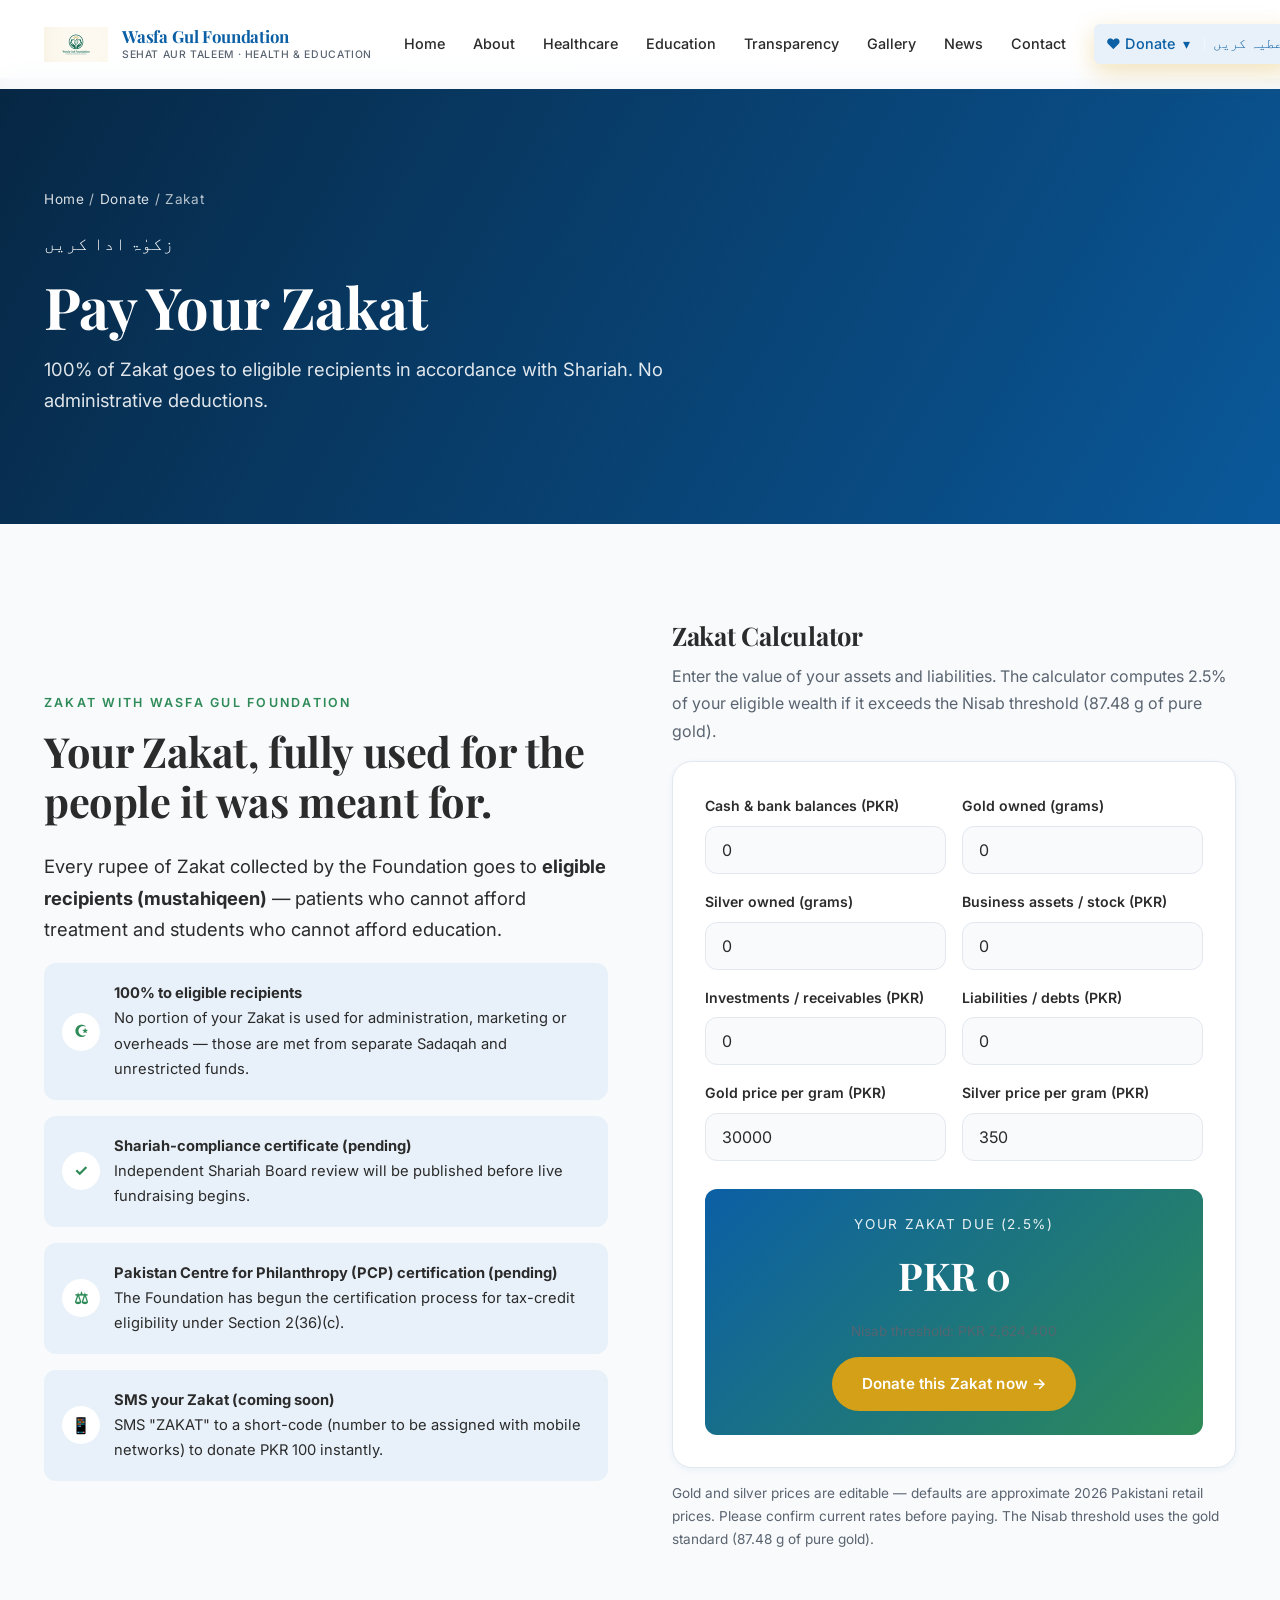
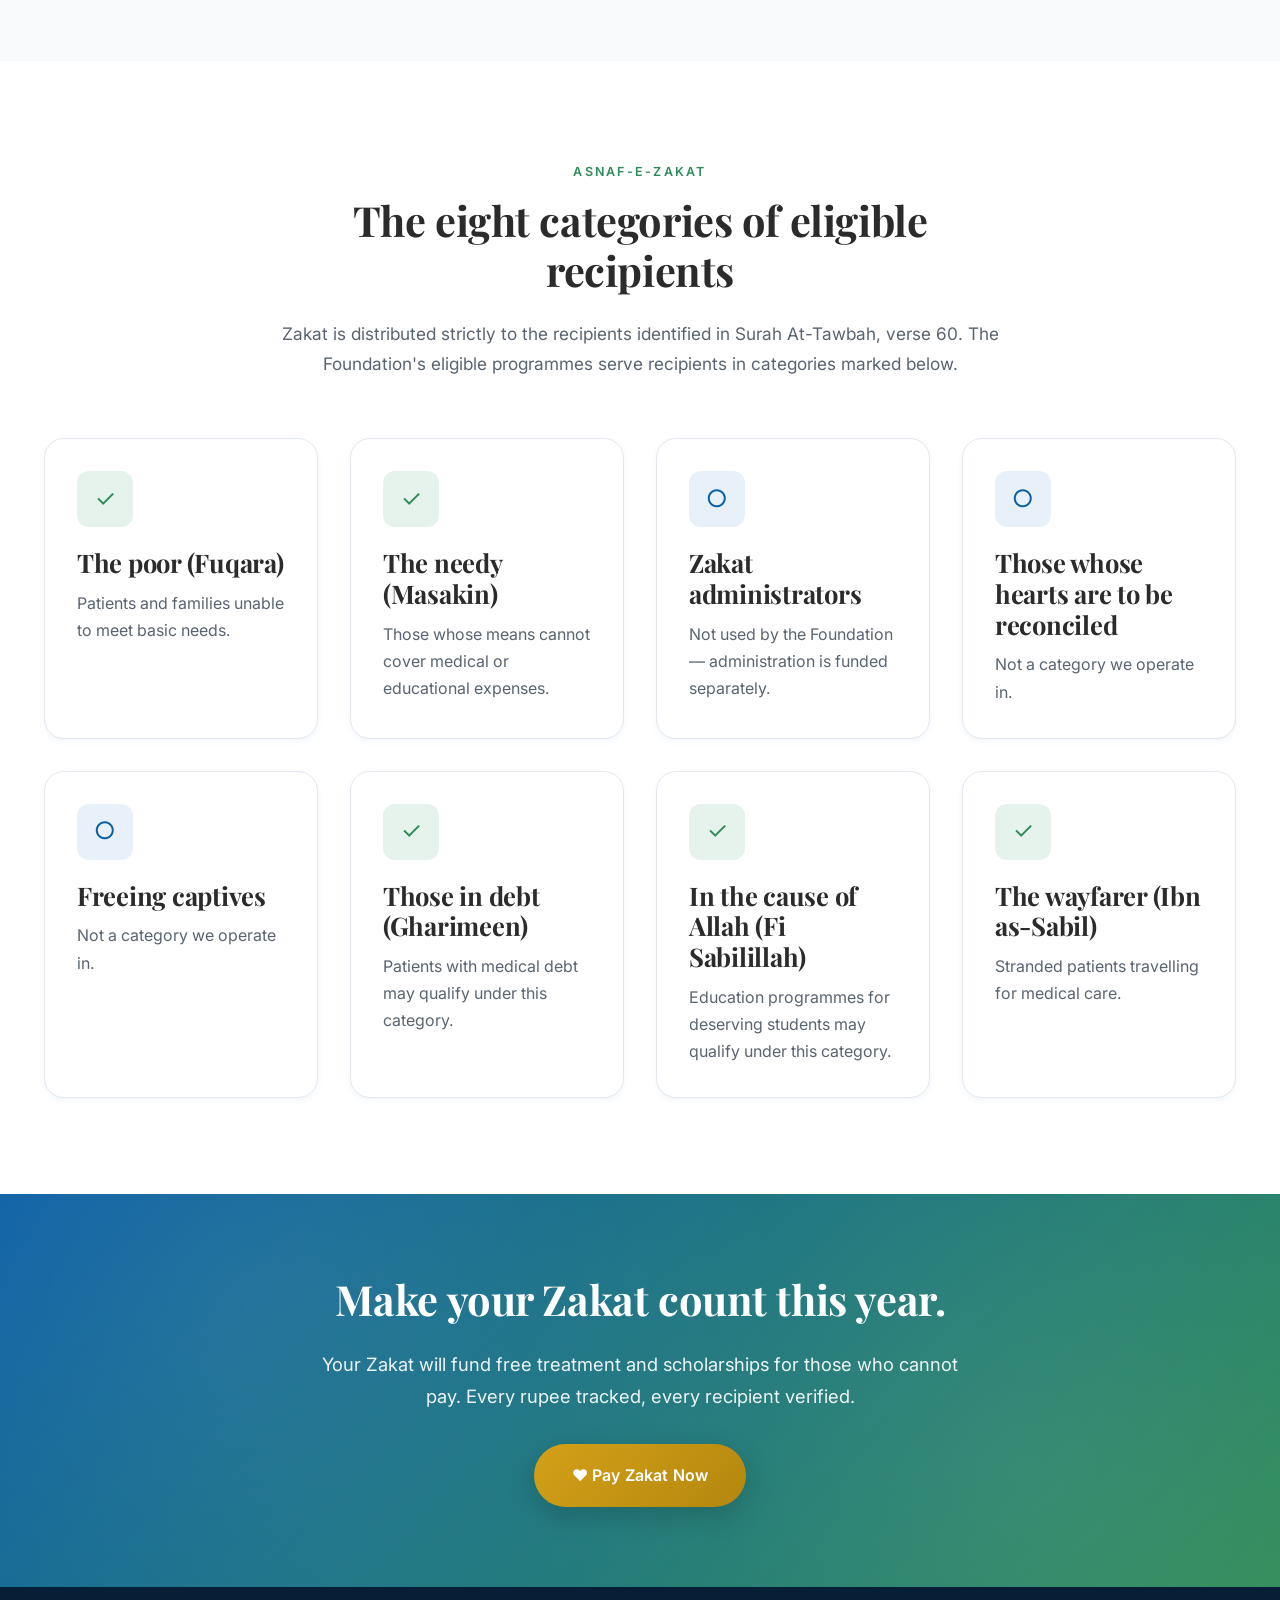
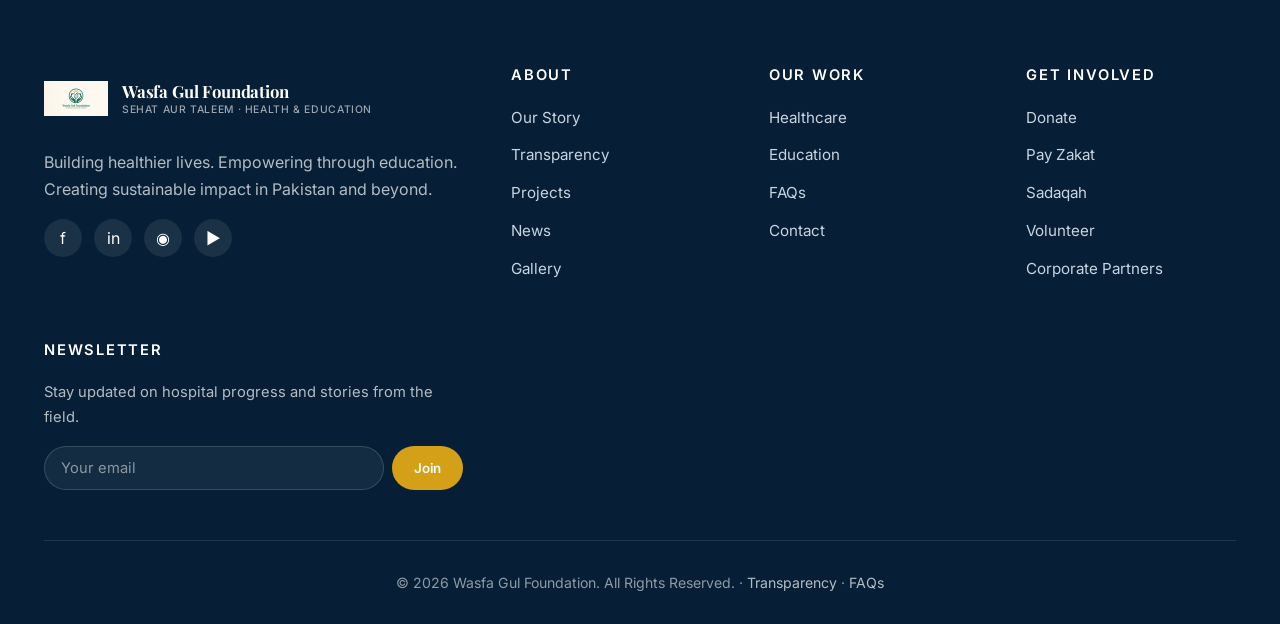
<file: zakat.html>
<!DOCTYPE html>
<html lang="en">
<head>
<meta charset="UTF-8" />
<script>document.documentElement.classList.add('js');</script>
<meta name="viewport" content="width=device-width, initial-scale=1.0" />
<title>Pay Zakat — Wasfa Gul Foundation</title>
<meta name="description" content="Pay your Zakat to Wasfa Gul Foundation. 100% of Zakat funds go to eligible recipients in accordance with Shariah. Use our calculator to compute your obligation." />
<link rel="preconnect" href="https://fonts.googleapis.com" />
<link rel="preconnect" href="https://fonts.gstatic.com" crossorigin />
<link href="https://fonts.googleapis.com/css2?family=Playfair+Display:wght@600;700;800&family=Inter:wght@400;500;600;700&display=swap" rel="stylesheet" />
<link rel="stylesheet" href="assets/css/style.css" />
<meta property="og:title" content="Pay Zakat — Wasfa Gul Foundation" />
<meta property="og:description" content="100% of Zakat goes to eligible recipients. Use our calculator to compute your obligation and donate securely." />
<meta property="og:type" content="website" />
<meta property="og:url" content="https://wasfagulfoundation.org/zakat.html" />
<meta property="og:image" content="https://wasfagulfoundation.org/assets/img/logo-web.png" />
<meta property="og:image:width" content="1200" />
<meta property="og:image:height" content="630" />
<meta property="og:site_name" content="Wasfa Gul Foundation" />
<meta name="twitter:card" content="summary_large_image" />
<meta name="twitter:title" content="Pay Zakat — Wasfa Gul Foundation" />
<meta name="twitter:description" content="Calculate and pay your Zakat with Wasfa Gul Foundation." />
<script type="application/ld+json">
{"@context":"https://schema.org","@type":"BreadcrumbList","itemListElement":[
  {"@type":"ListItem","position":1,"name":"Home","item":"https://wasfagulfoundation.org/"},
  {"@type":"ListItem","position":2,"name":"Donate","item":"https://wasfagulfoundation.org/donate.html"},
  {"@type":"ListItem","position":3,"name":"Zakat","item":"https://wasfagulfoundation.org/zakat.html"}
]}
</script>
<script type="application/ld+json">
{
  "@context": "https://schema.org",
  "@graph": [
    {
      "@type": "NGO",
      "@id": "https://wasfagulfoundation.org/#org",
      "name": "Wasfa Gul Foundation",
      "alternateName": "WGF",
      "url": "https://wasfagulfoundation.org/",
      "logo": "https://wasfagulfoundation.org/assets/img/logo.png",
      "description": "A registered non-profit dedicated to building a state-of-the-art charitable hospital in Jhelum and empowering students through distance learning.",
      "address": {"@type": "PostalAddress", "addressLocality": "Jhelum", "addressRegion": "Punjab", "addressCountry": "PK"},
      "sameAs": ["https://www.facebook.com/profile.php?id=61591449750977", "https://www.linkedin.com/company/wasfagul", "https://www.instagram.com/wasfagulfoundation", "https://www.youtube.com/channel/UCj7Raf6vTUG47htOlN4OyPg"],
      "subOrganization": [{"@id": "https://wasfagulfoundation.org/#hospital"}, {"@id": "https://wasfagulfoundation.org/#education"}],
      "potentialAction": {
        "@type": "DonateAction",
        "target": {"@type": "EntryPoint", "urlTemplate": "https://wasfagulfoundation.org/donate.html", "actionPlatform": ["https://schema.org/DesktopWebPlatform", "https://schema.org/MobileWebPlatform"]},
        "recipient": {"@id": "https://wasfagulfoundation.org/#org"},
        "priceCurrency": "PKR"
      }
    },
    {
      "@type": "WebSite",
      "@id": "https://wasfagulfoundation.org/#website",
      "url": "https://wasfagulfoundation.org/",
      "name": "Wasfa Gul Foundation",
      "publisher": {"@id": "https://wasfagulfoundation.org/#org"},
      "inLanguage": "en-PK"
    }
  ]
}
</script>
</head>
<body>
<a class="skip-link" href="#main-content">Skip to main content</a>

<header class="site-header">
  <div class="nav-wrap">
    <a href="index.html" class="brand"><span class="brand-mark"><img src="assets/img/logo-mark.png" alt="Wasfa Gul Foundation logo" /></span><span class="brand-text">Wasfa Gul Foundation<small>Sehat aur Taleem · Health &amp; Education</small></span></a>
    <button class="nav-toggle" aria-label="Open menu" aria-expanded="false">☰</button>
    <ul class="nav-menu" id="primary-nav">
      <li><a href="index.html">Home</a></li>
      <li><a href="about.html">About</a></li>
      <li><a href="hospital.html">Healthcare</a></li>
      <li><a href="education.html">Education</a></li>
      <li><a href="transparency.html">Transparency</a></li>
      <li><a href="gallery.html">Gallery</a></li>
      <li><a href="news.html">News</a></li>
      <li><a href="contact.html">Contact</a></li>
      <li class="nav-cta donate-dropdown">
        <a href="donate.html" class="btn btn-gold btn-sm active" aria-haspopup="true" aria-expanded="false">❤ Donate <span aria-hidden="true">▾</span> <span class="urdu-label" lang="ur">عطیہ کریں</span></a>
        <ul class="donate-dropdown-menu" role="menu" aria-label="Ways to give">
          <li role="none"><a href="donate.html" role="menuitem"><span class="icon" aria-hidden="true">❤</span> Donate Now</a></li>
          <li role="none"><a href="zakat.html" role="menuitem"><span class="icon" aria-hidden="true">☪</span> Zakat</a></li>
          <li role="none"><a href="sadaqah.html" role="menuitem"><span class="icon" aria-hidden="true">✦</span> Sadaqah</a></li>
          <li role="none"><a href="volunteer.html" role="menuitem"><span class="icon" aria-hidden="true">🤝</span> Volunteer</a></li>
        </ul>
      </li>
    </ul>
  </div>
</header>

<main id="main-content" tabindex="-1">

<section class="page-hero">
  <div class="page-hero-bg" style="background-image: linear-gradient(135deg, #0B5FA5 0%, #084a82 70%);"></div>
  <div class="container">
    <div class="breadcrumb"><a href="index.html">Home</a> / <a href="donate.html">Donate</a> / Zakat</div>
    <p class="urdu-hero" lang="ur" style="color:#fff;">زکوٰۃ ادا کریں</p>
    <h1>Pay Your Zakat</h1>
    <p>100% of Zakat goes to eligible recipients in accordance with Shariah. No administrative deductions.</p>
  </div>
</section>

<section class="section">
  <div class="container">
    <div class="split">
      <div class="reveal">
        <span class="eyebrow">Zakat with Wasfa Gul Foundation</span>
        <h2>Your Zakat, fully used for the people it was meant for.</h2>
        <p class="lead">Every rupee of Zakat collected by the Foundation goes to <strong>eligible recipients (mustahiqeen)</strong> — patients who cannot afford treatment and students who cannot afford education.</p>
        <div class="trust-row">
          <div class="icon" aria-hidden="true">☪</div>
          <div class="text"><strong>100% to eligible recipients</strong>No portion of your Zakat is used for administration, marketing or overheads — those are met from separate Sadaqah and unrestricted funds.</div>
        </div>
        <div class="trust-row">
          <div class="icon" aria-hidden="true">✓</div>
          <div class="text"><strong>Shariah-compliance certificate (pending)</strong>Independent Shariah Board review will be published before live fundraising begins.</div>
        </div>
        <div class="trust-row">
          <div class="icon" aria-hidden="true">⚖</div>
          <div class="text"><strong>Pakistan Centre for Philanthropy (PCP) certification (pending)</strong>The Foundation has begun the certification process for tax-credit eligibility under Section 2(36)(c).</div>
        </div>
        <div class="trust-row">
          <div class="icon" aria-hidden="true">📱</div>
          <div class="text"><strong>SMS your Zakat (coming soon)</strong>SMS "ZAKAT" to a short-code (number to be assigned with mobile networks) to donate PKR 100 instantly.</div>
        </div>
      </div>
      <div class="reveal">
        <h3 style="margin-bottom: 12px;">Zakat Calculator</h3>
        <p>Enter the value of your assets and liabilities. The calculator computes 2.5% of your eligible wealth if it exceeds the Nisab threshold (87.48 g of pure gold).</p>
        <form id="zakat-calc" class="calc-grid" data-demo>
          <div class="field">
            <label for="z-cash">Cash &amp; bank balances (PKR)</label>
            <input id="z-cash" type="number" min="0" value="0" inputmode="numeric" />
          </div>
          <div class="field">
            <label for="z-gold">Gold owned (grams)</label>
            <input id="z-gold" type="number" min="0" step="0.1" value="0" inputmode="decimal" />
          </div>
          <div class="field">
            <label for="z-silver">Silver owned (grams)</label>
            <input id="z-silver" type="number" min="0" step="0.1" value="0" inputmode="decimal" />
          </div>
          <div class="field">
            <label for="z-business">Business assets / stock (PKR)</label>
            <input id="z-business" type="number" min="0" value="0" inputmode="numeric" />
          </div>
          <div class="field">
            <label for="z-investments">Investments / receivables (PKR)</label>
            <input id="z-investments" type="number" min="0" value="0" inputmode="numeric" />
          </div>
          <div class="field">
            <label for="z-liabilities">Liabilities / debts (PKR)</label>
            <input id="z-liabilities" type="number" min="0" value="0" inputmode="numeric" />
          </div>
          <div class="field">
            <label for="z-gold-price">Gold price per gram (PKR)</label>
            <input id="z-gold-price" type="number" min="0" value="30000" inputmode="numeric" />
          </div>
          <div class="field">
            <label for="z-silver-price">Silver price per gram (PKR)</label>
            <input id="z-silver-price" type="number" min="0" value="350" inputmode="numeric" />
          </div>
          <div id="zakat-result" class="calc-result" aria-live="polite">
            <div class="label">Your Zakat due (2.5%)</div>
            <div class="value">PKR 0</div>
            <p class="nisab" style="font-size: 0.85rem; opacity: 0.9; margin: 8px 0 14px;">Nisab threshold: —</p>
            <a href="donate.html" class="btn">Donate this Zakat now →</a>
          </div>
        </form>
        <p style="font-size: 0.85rem; color: var(--color-text-muted); margin-top: 14px;">Gold and silver prices are editable — defaults are approximate 2026 Pakistani retail prices. Please confirm current rates before paying. The Nisab threshold uses the gold standard (87.48 g of pure gold).</p>
      </div>
    </div>
  </div>
</section>

<!-- Who is eligible -->
<section class="section section-alt">
  <div class="container">
    <div class="section-header reveal">
      <span class="eyebrow">Asnaf-e-Zakat</span>
      <h2>The eight categories of eligible recipients</h2>
      <p>Zakat is distributed strictly to the recipients identified in Surah At-Tawbah, verse 60. The Foundation's eligible programmes serve recipients in categories marked below.</p>
    </div>
    <div class="grid grid-4">
      <div class="card reveal"><div class="card-icon green">✓</div><h3>The poor (Fuqara)</h3><p>Patients and families unable to meet basic needs.</p></div>
      <div class="card reveal"><div class="card-icon green">✓</div><h3>The needy (Masakin)</h3><p>Those whose means cannot cover medical or educational expenses.</p></div>
      <div class="card reveal"><div class="card-icon">○</div><h3>Zakat administrators</h3><p>Not used by the Foundation — administration is funded separately.</p></div>
      <div class="card reveal"><div class="card-icon">○</div><h3>Those whose hearts are to be reconciled</h3><p>Not a category we operate in.</p></div>
      <div class="card reveal"><div class="card-icon">○</div><h3>Freeing captives</h3><p>Not a category we operate in.</p></div>
      <div class="card reveal"><div class="card-icon green">✓</div><h3>Those in debt (Gharimeen)</h3><p>Patients with medical debt may qualify under this category.</p></div>
      <div class="card reveal"><div class="card-icon green">✓</div><h3>In the cause of Allah (Fi Sabilillah)</h3><p>Education programmes for deserving students may qualify under this category.</p></div>
      <div class="card reveal"><div class="card-icon green">✓</div><h3>The wayfarer (Ibn as-Sabil)</h3><p>Stranded patients travelling for medical care.</p></div>
    </div>
  </div>
</section>

<section class="cta-banner">
  <div class="container reveal">
    <h2>Make your Zakat count this year.</h2>
    <p>Your Zakat will fund free treatment and scholarships for those who cannot pay. Every rupee tracked, every recipient verified.</p>
    <a href="donate.html" class="btn btn-gold btn-lg">❤ Pay Zakat Now</a>
  </div>
</section>

</main>

<!-- HIDDEN: international/diaspora donations not currently permitted.
     To restore, delete this comment opener and the closing marker below.
<section class="diaspora-bar" aria-label="International donations">
  <div class="container">
    <h3>Paying Zakat from abroad?</h3>
    <div class="diaspora-buttons">
      <a href="donate.html" class="diaspora-btn"><span aria-hidden="true">🇵🇰</span> Pay in Pakistan</a>
      <a href="donate.html#uk" class="diaspora-btn"><span aria-hidden="true">🇬🇧</span> Pay in UK</a>
      <a href="donate.html#usa" class="diaspora-btn"><span aria-hidden="true">🇺🇸</span> Pay in USA</a>
    </div>
  </div>
</section>
-->

<footer class="site-footer">
  <div class="container">
    <div class="footer-grid">
      <div class="footer-about">
        <a href="index.html" class="brand"><span class="brand-mark"><img src="assets/img/logo-mark.png" alt="Wasfa Gul Foundation logo" /></span><span class="brand-text" style="color:#fff;">Wasfa Gul Foundation<small>Sehat aur Taleem · Health &amp; Education</small></span></a>
        <p>Building healthier lives. Empowering through education. Creating sustainable impact in Pakistan and beyond.</p>
        <ul class="social-list" aria-label="Social media"><li><a href="https://www.facebook.com/profile.php?id=61591449750977" aria-label="Facebook" target="_blank" rel="noopener">f</a></li><li><a href="#" aria-label="LinkedIn">in</a></li><li><a href="https://www.instagram.com/wasfagulfoundation/" aria-label="Instagram" target="_blank" rel="noopener">◉</a></li><li><a href="https://www.youtube.com/channel/UCj7Raf6vTUG47htOlN4OyPg" aria-label="YouTube" target="_blank" rel="noopener">▶</a></li></ul>
      </div>
      <div><h4>About</h4><ul class="footer-list"><li><a href="about.html">Our Story</a></li><li><a href="transparency.html">Transparency</a></li><li><a href="projects.html">Projects</a></li><li><a href="news.html">News</a></li><li><a href="gallery.html">Gallery</a></li></ul></div>
      <div><h4>Our Work</h4><ul class="footer-list"><li><a href="hospital.html">Healthcare</a></li><li><a href="education.html">Education</a></li><li><a href="faq.html">FAQs</a></li><li><a href="contact.html">Contact</a></li></ul></div>
      <div><h4>Get Involved</h4><ul class="footer-list"><li><a href="donate.html">Donate</a></li><li><a href="zakat.html">Pay Zakat</a></li><li><a href="sadaqah.html">Sadaqah</a></li><li><a href="volunteer.html">Volunteer</a></li><li><a href="donate.html">Corporate Partners</a></li></ul></div>
      <div><h4>Newsletter</h4><p style="font-size:0.92rem; color: rgba(255,255,255,0.7);">Stay updated on hospital progress and stories from the field.</p><form class="newsletter-form" data-demo><label for="nl-email" class="visually-hidden">Email address</label><input id="nl-email" type="email" placeholder="Your email" required /><button type="submit">Join</button></form></div>
    </div>
    <div class="copyright">© 2026 Wasfa Gul Foundation. All Rights Reserved. · <a href="transparency.html" style="color: rgba(255,255,255,0.7);">Transparency</a> · <a href="faq.html" style="color: rgba(255,255,255,0.7);">FAQs</a></div>
  </div>
</footer>

<script src="assets/js/main.js"></script>
</body>
</html>
</file>
<file: assets/css/style.css>
/* ==========================================================================
   Wasfa Gul Foundation — Global Stylesheet
   Premium humanitarian + corporate aesthetic
   ========================================================================== */

:root {
  --color-primary: #0B5FA5;        /* Deep Medical Blue */
  --color-primary-dark: #084a82;
  --color-primary-light: #e8f1f9;
  --color-secondary: #2E8B57;      /* Emerald Green */
  --color-secondary-dark: #246d44;
  --color-secondary-light: #e6f3ec;
  --color-accent: #D4A017;         /* Warm Gold */
  --color-accent-dark: #b3870f;
  --color-bg: #F8FAFC;
  --color-surface: #ffffff;
  --color-text: #2B2B2B;
  --color-text-muted: #5a6470;
  --color-border: #e3e8ef;
  --color-footer-bg: #061f36;
  --color-footer-text: #c9d4e0;

  --font-heading: 'Playfair Display', Georgia, serif;
  --font-body: 'Inter', -apple-system, BlinkMacSystemFont, 'Segoe UI', Roboto, sans-serif;

  --radius-sm: 6px;
  --radius-md: 12px;
  --radius-lg: 20px;
  --radius-pill: 999px;

  --shadow-sm: 0 2px 6px rgba(11, 95, 165, 0.06);
  --shadow-md: 0 8px 24px rgba(11, 95, 165, 0.08);
  --shadow-lg: 0 20px 50px rgba(11, 95, 165, 0.12);
  --shadow-xl: 0 30px 80px rgba(11, 95, 165, 0.18);

  --transition: 0.3s cubic-bezier(0.4, 0, 0.2, 1);
  --container: 1240px;
}

/* ---------- Reset ---------- */
*, *::before, *::after { box-sizing: border-box; }
html { scroll-behavior: smooth; scroll-padding-top: 90px; -webkit-text-size-adjust: 100%; }
@media (prefers-reduced-motion: reduce) {
  html { scroll-behavior: auto; }
  *, *::before, *::after { transition: none !important; animation: none !important; }
}

/* ---------- Accessibility utilities ---------- */
.visually-hidden, .sr-only {
  position: absolute !important;
  width: 1px !important; height: 1px !important;
  padding: 0 !important; margin: -1px !important;
  overflow: hidden !important; clip: rect(0,0,0,0) !important;
  white-space: nowrap !important; border: 0 !important;
}
.skip-link {
  position: absolute; top: -100px; left: 12px;
  background: var(--color-primary); color: #fff;
  padding: 12px 20px; border-radius: var(--radius-md);
  font-weight: 600; z-index: 9999;
  transition: top 0.2s;
}
.skip-link:focus { top: 12px; color: #fff; outline: 3px solid var(--color-accent); outline-offset: 2px; }
:focus-visible { outline: 3px solid var(--color-accent); outline-offset: 3px; border-radius: 4px; }
body {
  margin: 0;
  font-family: var(--font-body);
  font-size: 16px;
  line-height: 1.7;
  color: var(--color-text);
  background: var(--color-bg);
  -webkit-font-smoothing: antialiased;
  -moz-osx-font-smoothing: grayscale;
}
img { max-width: 100%; display: block; height: auto; }
a { color: var(--color-primary); text-decoration: none; transition: color var(--transition); }
a:hover { color: var(--color-accent); }
button { font-family: inherit; cursor: pointer; border: none; background: none; }

/* ---------- Typography ---------- */
h1, h2, h3, h4, h5, h6 {
  font-family: var(--font-heading);
  font-weight: 700;
  color: var(--color-text);
  line-height: 1.2;
  margin: 0 0 0.6em;
  letter-spacing: -0.01em;
}
h1 { font-size: clamp(2.2rem, 5vw, 3.6rem); }
h2 { font-size: clamp(1.8rem, 3.6vw, 2.6rem); }
h3 { font-size: clamp(1.3rem, 2.2vw, 1.6rem); }
h4 { font-size: 1.15rem; }
p { margin: 0 0 1em; color: var(--color-text-muted); }
.lead { font-size: 1.15rem; color: var(--color-text); line-height: 1.7; }
.eyebrow {
  display: inline-block;
  font-family: var(--font-body);
  font-size: 0.78rem;
  font-weight: 600;
  letter-spacing: 0.18em;
  text-transform: uppercase;
  color: var(--color-secondary);
  margin-bottom: 0.8rem;
}
.eyebrow.gold { color: var(--color-accent-dark); }

/* ---------- Layout ---------- */
.container { width: 100%; max-width: var(--container); margin: 0 auto; padding: 0 24px; }
.section { padding: 96px 0; }
.section-tight { padding: 64px 0; }
.section-alt { background: var(--color-surface); }
.section-dark { background: var(--color-footer-bg); color: var(--color-footer-text); }
.section-dark h1, .section-dark h2, .section-dark h3, .section-dark h4 { color: #fff; }
.section-dark p { color: rgba(255,255,255,0.78); }

.grid { display: grid; gap: 32px; }
.grid-2 { grid-template-columns: repeat(auto-fit, minmax(320px, 1fr)); }
.grid-3 { grid-template-columns: repeat(auto-fit, minmax(280px, 1fr)); }
.grid-4 { grid-template-columns: repeat(auto-fit, minmax(220px, 1fr)); }

.section-header { text-align: center; max-width: 760px; margin: 0 auto 60px; }
.section-header.left { text-align: left; margin-left: 0; }
.section-header p { font-size: 1.08rem; }

/* ---------- Buttons ---------- */
.btn {
  display: inline-flex;
  align-items: center;
  justify-content: center;
  gap: 8px;
  padding: 14px 30px;
  font-family: var(--font-body);
  font-size: 0.95rem;
  font-weight: 600;
  letter-spacing: 0.01em;
  border-radius: var(--radius-pill);
  transition: all var(--transition);
  cursor: pointer;
  white-space: nowrap;
}
.btn-primary {
  background: linear-gradient(135deg, var(--color-primary), var(--color-primary-dark));
  color: #fff;
  box-shadow: var(--shadow-md);
}
.btn-primary:hover { transform: translateY(-2px); box-shadow: var(--shadow-lg); color: #fff; }
.btn-gold {
  background: linear-gradient(135deg, var(--color-accent), var(--color-accent-dark));
  color: #fff;
  box-shadow: 0 8px 24px rgba(212, 160, 23, 0.3);
}
.btn-gold:hover { transform: translateY(-2px); box-shadow: 0 14px 32px rgba(212, 160, 23, 0.4); color: #fff; }
.btn-secondary {
  background: var(--color-secondary);
  color: #fff;
}
.btn-secondary:hover { background: var(--color-secondary-dark); transform: translateY(-2px); color: #fff; }
.btn-outline {
  background: transparent;
  color: var(--color-text);
  border: 2px solid var(--color-border);
}
.btn-outline:hover { border-color: var(--color-primary); color: var(--color-primary); transform: translateY(-2px); }
.btn-outline-white {
  background: transparent;
  color: #fff;
  border: 2px solid rgba(255,255,255,0.5);
}
.btn-outline-white:hover { background: #fff; color: var(--color-primary); }
.btn-lg { padding: 18px 38px; font-size: 1rem; }
.btn-sm { padding: 10px 22px; font-size: 0.85rem; }

/* ---------- Header / Navigation ---------- */
.site-header {
  position: fixed;
  top: 0; left: 0; right: 0;
  z-index: 100;
  background: rgba(255, 255, 255, 0.96);
  backdrop-filter: saturate(180%) blur(12px);
  -webkit-backdrop-filter: saturate(180%) blur(12px);
  border-bottom: 1px solid transparent;
  transition: all var(--transition);
}
.site-header.scrolled {
  box-shadow: var(--shadow-sm);
  border-bottom-color: var(--color-border);
}
.nav-wrap {
  display: flex;
  align-items: center;
  justify-content: space-between;
  gap: 20px;
  padding: 12px 24px;
  max-width: var(--container);
  margin: 0 auto;
}
.brand {
  display: flex;
  align-items: center;
  gap: 14px;
  font-family: var(--font-heading);
  font-weight: 700;
  font-size: 1.05rem;
  color: var(--color-primary);
  letter-spacing: -0.01em;
  flex-shrink: 0;
  white-space: nowrap;
}
.brand:hover { color: var(--color-primary); }
.brand-mark {
  width: 64px; height: 64px;
  display: grid; place-items: center;
  flex-shrink: 0;
  overflow: hidden;
  background: transparent;
}
.brand-mark img { width: 100%; height: 100%; object-fit: contain; display: block; }
.brand-text { display: flex; flex-direction: column; line-height: 1.15; white-space: nowrap; }
.brand-text small { font-family: var(--font-body); font-size: 0.65rem; color: var(--color-text-muted); font-weight: 500; letter-spacing: 0.06em; text-transform: uppercase; margin-top: 2px; }
@media (max-width: 1200px) {
  .brand-text { display: none; }
  .brand-mark { width: 56px; height: 56px; }
}

.nav-menu {
  display: flex;
  align-items: center;
  gap: 4px;
  list-style: none;
  margin: 0; padding: 0;
}
.nav-menu a {
  display: inline-block;
  padding: 8px 12px;
  color: var(--color-text);
  font-weight: 500;
  font-size: 0.9rem;
  border-radius: var(--radius-sm);
  transition: all var(--transition);
  white-space: nowrap;
}
.nav-menu a:hover, .nav-menu a.active { color: var(--color-primary); background: var(--color-primary-light); }
.nav-cta { margin-left: 12px; }

.nav-toggle {
  display: none;
  width: 44px; height: 44px;
  border-radius: var(--radius-sm);
  background: var(--color-primary-light);
  color: var(--color-primary);
  font-size: 1.5rem;
  align-items: center;
  justify-content: center;
}

@media (max-width: 960px) {
  .nav-menu {
    position: fixed;
    top: 78px; left: 0; right: 0;
    flex-direction: column;
    align-items: stretch;
    gap: 0;
    background: #fff;
    padding: 16px 24px 24px;
    border-bottom: 1px solid var(--color-border);
    box-shadow: var(--shadow-md);
    transform: translateY(-110%);
    opacity: 0;
    pointer-events: none;
    transition: all var(--transition);
  }
  .nav-menu.open { transform: translateY(0); opacity: 1; pointer-events: auto; }
  .nav-menu a { padding: 14px 12px; border-bottom: 1px solid var(--color-border); border-radius: 0; }
  .nav-menu a:last-of-type { border-bottom: none; }
  .nav-cta { margin: 12px 0 0; }
  .nav-toggle { display: inline-flex; }
}

/* ---------- Hero ---------- */
.hero {
  position: relative;
  min-height: 92vh;
  display: flex;
  align-items: center;
  color: #fff;
  margin-top: 78px;
  overflow: hidden;
}
.hero-bg {
  position: absolute; inset: 0;
  background-size: cover;
  background-position: center;
  z-index: -2;
}
.hero-bg::after {
  content: '';
  position: absolute; inset: 0;
  background:
    linear-gradient(120deg, rgba(6,31,54,0.88) 0%, rgba(11,95,165,0.78) 55%, rgba(11,95,165,0.55) 100%),
    linear-gradient(180deg, transparent 50%, rgba(6,31,54,0.4) 100%);
}
.hero h1, .hero p.lead { text-shadow: 0 2px 16px rgba(0,0,0,0.4); }
.hero .container { position: relative; z-index: 2; padding: 80px 24px; }
.hero-content { max-width: 760px; }
.hero h1 { color: #fff; font-size: clamp(2.4rem, 6vw, 4.2rem); margin-bottom: 24px; }
.hero p.lead { color: rgba(255,255,255,0.92); font-size: 1.2rem; margin-bottom: 36px; max-width: 640px; }
.hero-actions { display: flex; flex-wrap: wrap; gap: 14px; }

/* Page hero (smaller hero for inner pages) */
.page-hero {
  position: relative;
  margin-top: 78px;
  padding: 110px 0 90px;
  color: #fff;
  overflow: hidden;
}
.page-hero-bg {
  position: absolute; inset: 0;
  background-size: cover;
  background-position: center;
  z-index: -2;
}
.page-hero-bg::after {
  content: '';
  position: absolute; inset: 0;
  background: linear-gradient(120deg, rgba(6,31,54,0.88) 0%, rgba(11,95,165,0.7) 100%);
}
.page-hero h1 { color: #fff; margin-bottom: 12px; }
.page-hero p { color: rgba(255,255,255,0.88); font-size: 1.15rem; max-width: 700px; }
.breadcrumb { font-size: 0.85rem; color: rgba(255,255,255,0.7); margin-bottom: 18px; letter-spacing: 0.05em; }
.breadcrumb a { color: rgba(255,255,255,0.85); }

/* ---------- Cards ---------- */
.card {
  background: var(--color-surface);
  border-radius: var(--radius-lg);
  padding: 32px;
  box-shadow: var(--shadow-sm);
  border: 1px solid var(--color-border);
  transition: all var(--transition);
}
.card:hover { transform: translateY(-6px); box-shadow: var(--shadow-lg); border-color: transparent; }

/* Card that is itself a link */
a.card-link-wrap {
  display: block;
  text-decoration: none;
  color: inherit;
  cursor: pointer;
}
a.card-link-wrap:hover { color: inherit; }
a.card-link-wrap:hover h3 { color: var(--color-primary); }
.card-cta {
  display: inline-block;
  margin-top: 14px;
  font-weight: 600;
  font-size: 0.92rem;
  color: var(--color-primary);
}
a.card-link-wrap:hover .card-cta { color: var(--color-accent); }
.card-icon {
  width: 56px; height: 56px;
  display: grid; place-items: center;
  border-radius: var(--radius-md);
  background: var(--color-primary-light);
  color: var(--color-primary);
  margin-bottom: 20px;
  font-size: 1.5rem;
}
.card-icon.green { background: var(--color-secondary-light); color: var(--color-secondary); }
.card-icon.gold { background: #fbf2dc; color: var(--color-accent-dark); }
.card h3 { margin-bottom: 12px; }
.card p { margin-bottom: 0; }

/* Image-top card */
.card-img {
  background: var(--color-surface);
  border-radius: var(--radius-lg);
  overflow: hidden;
  box-shadow: var(--shadow-sm);
  border: 1px solid var(--color-border);
  transition: all var(--transition);
  display: flex;
  flex-direction: column;
}
.card-img:hover { transform: translateY(-6px); box-shadow: var(--shadow-lg); }
.card-img figure { margin: 0; overflow: hidden; aspect-ratio: 16/10; }
.card-img figure img { width: 100%; height: 100%; object-fit: cover; transition: transform 0.6s ease; }
.card-img:hover figure img { transform: scale(1.06); }
.card-img-body { padding: 28px; flex: 1; display: flex; flex-direction: column; }
.card-img h3 { margin-bottom: 12px; }
.card-img .card-link { margin-top: auto; padding-top: 16px; color: var(--color-primary); font-weight: 600; display: inline-flex; align-items: center; gap: 6px; }

/* ---------- Stats / counters ---------- */
.stats {
  background: linear-gradient(135deg, var(--color-primary), var(--color-primary-dark));
  color: #fff;
  padding: 70px 0;
}
.stats .container { padding: 0 24px; }
.stats-grid { display: grid; grid-template-columns: repeat(auto-fit, minmax(180px, 1fr)); gap: 32px; text-align: center; }
.stat-num {
  font-family: var(--font-heading);
  font-size: clamp(2.2rem, 4.5vw, 3.4rem);
  font-weight: 700;
  color: #fff;
  line-height: 1;
  margin-bottom: 8px;
}
.stat-num .suffix { color: var(--color-accent); }
.stat-label { font-size: 0.92rem; color: rgba(255,255,255,0.82); letter-spacing: 0.05em; text-transform: uppercase; }

/* ---------- Split section (text + image) ---------- */
.split {
  display: grid;
  grid-template-columns: 1fr 1fr;
  gap: 64px;
  align-items: center;
}
@media (max-width: 880px) { .split { grid-template-columns: 1fr; gap: 40px; } }
.split-img {
  position: relative;
  border-radius: var(--radius-lg);
  overflow: hidden;
  box-shadow: var(--shadow-lg);
  aspect-ratio: 4/5;
}
.split-img img { width: 100%; height: 100%; object-fit: cover; }
.split-img.landscape { aspect-ratio: 5/4; }

.split-img.with-badge::after {
  content: '';
  position: absolute;
  inset: 0;
  background: linear-gradient(180deg, transparent 60%, rgba(11,95,165,0.25));
}

/* ---------- Feature list ---------- */
.feature-list { list-style: none; padding: 0; margin: 0; display: grid; gap: 14px; }
.feature-list li {
  display: flex; gap: 14px; align-items: flex-start;
  padding: 14px 18px;
  background: var(--color-surface);
  border-radius: var(--radius-md);
  border: 1px solid var(--color-border);
  transition: all var(--transition);
}
.feature-list li:hover { border-color: var(--color-primary); transform: translateX(4px); }
.feature-list .tick {
  flex-shrink: 0;
  width: 24px; height: 24px;
  border-radius: 50%;
  background: var(--color-secondary);
  color: #fff;
  display: grid; place-items: center;
  font-size: 0.8rem;
  font-weight: 700;
  margin-top: 2px;
}
.feature-list strong { color: var(--color-text); display: block; }

/* Compact 2-col chip list */
.chip-grid {
  display: grid;
  grid-template-columns: repeat(auto-fit, minmax(220px, 1fr));
  gap: 12px;
  list-style: none;
  padding: 0; margin: 0;
}
.chip-grid li {
  background: var(--color-surface);
  border: 1px solid var(--color-border);
  border-radius: var(--radius-md);
  padding: 14px 18px;
  display: flex; align-items: center; gap: 12px;
  transition: all var(--transition);
}
.chip-grid li:hover { border-color: var(--color-primary); box-shadow: var(--shadow-sm); }
.chip-grid .icon {
  width: 32px; height: 32px;
  border-radius: 8px;
  background: var(--color-primary-light);
  color: var(--color-primary);
  display: grid; place-items: center;
  flex-shrink: 0;
}

/* ---------- Timeline ---------- */
.timeline { position: relative; max-width: 760px; margin: 0 auto; }
.timeline::before {
  content: '';
  position: absolute;
  left: 22px; top: 0; bottom: 0;
  width: 2px;
  background: linear-gradient(180deg, var(--color-primary), var(--color-secondary));
}
.timeline-item { position: relative; padding: 0 0 36px 64px; }
.timeline-item:last-child { padding-bottom: 0; }
.timeline-dot {
  position: absolute;
  left: 12px; top: 4px;
  width: 22px; height: 22px;
  border-radius: 50%;
  background: var(--color-surface);
  border: 3px solid var(--color-primary);
  box-shadow: 0 0 0 4px rgba(11,95,165,0.12);
}
.timeline-item h4 { margin-bottom: 6px; color: var(--color-primary); }

/* ---------- CTA banner ---------- */
.cta-banner {
  background: linear-gradient(135deg, var(--color-primary) 0%, var(--color-secondary) 100%);
  color: #fff;
  padding: 80px 0;
  text-align: center;
  position: relative;
  overflow: hidden;
}
.cta-banner::before {
  content: '';
  position: absolute;
  inset: 0;
  background-image: radial-gradient(circle at 20% 30%, rgba(255,255,255,0.08), transparent 50%),
                    radial-gradient(circle at 80% 70%, rgba(255,255,255,0.08), transparent 50%);
}
.cta-banner .container { position: relative; }
.cta-banner h2 { color: #fff; }
.cta-banner p { color: rgba(255,255,255,0.92); font-size: 1.15rem; max-width: 640px; margin: 0 auto 32px; }
.cta-banner .btn-gold { box-shadow: 0 8px 28px rgba(0,0,0,0.18); }

/* ---------- Quote / Chairman ---------- */
.quote-block {
  background: var(--color-surface);
  border-radius: var(--radius-lg);
  padding: 48px;
  box-shadow: var(--shadow-md);
  position: relative;
  border-left: 6px solid var(--color-accent);
}
.quote-block::before {
  content: '\201C';
  position: absolute;
  top: 10px; right: 32px;
  font-family: var(--font-heading);
  font-size: 7rem;
  color: var(--color-primary-light);
  line-height: 1;
  z-index: 0;
}
.quote-block > * { position: relative; z-index: 1; }
.quote-block p { font-size: 1.1rem; color: var(--color-text); line-height: 1.75; }
.quote-author { display: flex; align-items: center; gap: 16px; margin-top: 24px; }
.quote-author .avatar {
  width: 64px; height: 64px;
  border-radius: 50%;
  background: linear-gradient(135deg, var(--color-primary), var(--color-secondary));
  color: #fff;
  display: grid; place-items: center;
  font-family: var(--font-heading);
  font-weight: 700;
  font-size: 1.3rem;
  overflow: hidden;
  flex-shrink: 0;
  border: 3px solid #fff;
  box-shadow: 0 4px 14px rgba(11,95,165,0.18);
}
.quote-author .avatar img { width: 100%; height: 100%; object-fit: cover; display:block; }

/* ---------- Chairman card (home + about) ---------- */
.chairman-card {
  display: grid;
  grid-template-columns: 280px 1fr;
  gap: 48px;
  align-items: center;
  background: linear-gradient(135deg, #fff 0%, #f4f8fc 100%);
  border-radius: var(--radius-lg);
  padding: 48px;
  box-shadow: var(--shadow-md);
  border: 1px solid var(--color-border);
}
@media (max-width: 760px) {
  .chairman-card { grid-template-columns: 1fr; padding: 32px; gap: 28px; text-align: center; }
}
.chairman-portrait {
  width: 280px; height: 340px;
  border-radius: var(--radius-lg);
  overflow: hidden;
  box-shadow: var(--shadow-lg);
  position: relative;
  margin: 0 auto;
}
.chairman-portrait img { width: 100%; height: 100%; object-fit: cover; display: block; }
.chairman-portrait::after {
  content: '';
  position: absolute; inset: auto -12px -12px auto;
  width: 60px; height: 60px;
  border-radius: 50%;
  background: linear-gradient(135deg, var(--color-accent), var(--color-accent-dark));
  z-index: -1;
}
.chairman-card .quote-body { font-size: 1.05rem; line-height: 1.75; color: var(--color-text); margin: 0 0 16px; font-style: italic; }
.chairman-card .quote-body::before { content: '\201C'; font-family: var(--font-heading); font-size: 3rem; color: var(--color-accent); line-height: 0; vertical-align: -0.5em; margin-right: 6px; }
.chairman-card .signature { font-family: var(--font-heading); font-size: 1.4rem; color: var(--color-primary); margin: 8px 0 2px; }
.chairman-card .role { font-size: 0.9rem; color: var(--color-text-muted); letter-spacing: 0.06em; text-transform: uppercase; }

/* ---------- Trustee cards (Board of Trustees) ---------- */
.trustee-card {
  background: var(--color-surface);
  border-radius: var(--radius-lg);
  overflow: hidden;
  box-shadow: var(--shadow-sm);
  border: 1px solid var(--color-border);
  transition: all var(--transition);
  text-align: center;
  display: flex;
  flex-direction: column;
}
.trustee-card:hover { transform: translateY(-6px); box-shadow: var(--shadow-lg); }
.trustee-portrait {
  width: 100%;
  aspect-ratio: 4 / 5;
  overflow: hidden;
  background: linear-gradient(135deg, var(--color-primary-light), #fff);
}
.trustee-portrait img { width: 100%; height: 100%; object-fit: cover; object-position: center top; display: block; }
.trustee-portrait.initials {
  display: grid; place-items: center;
  background: linear-gradient(135deg, var(--color-primary), var(--color-secondary));
  color: #fff;
  font-family: var(--font-heading);
  font-weight: 700;
  font-size: 4rem;
  letter-spacing: 0.05em;
}
.trustee-body { padding: 24px 22px; }
.trustee-body h3 { font-size: 1.25rem; margin: 0 0 4px; color: var(--color-text); }
.trustee-body .trustee-title { font-size: 0.78rem; font-weight: 600; color: var(--color-accent-dark); letter-spacing: 0.14em; text-transform: uppercase; margin: 0 0 14px; }
.trustee-body p { font-size: 0.9rem; line-height: 1.6; margin: 0; color: var(--color-text-muted); }
.trustee-body .creds { display: flex; flex-wrap: wrap; gap: 6px; justify-content: center; margin-top: 12px; }
.trustee-body .creds span {
  font-size: 0.7rem;
  font-weight: 600;
  padding: 4px 10px;
  background: var(--color-primary-light);
  color: var(--color-primary);
  border-radius: var(--radius-pill);
}
.quote-author strong { display: block; color: var(--color-text); }
.quote-author span { font-size: 0.88rem; color: var(--color-text-muted); }

/* ---------- Forms ---------- */
.form-card {
  background: var(--color-surface);
  border-radius: var(--radius-lg);
  padding: 40px;
  box-shadow: var(--shadow-md);
  border: 1px solid var(--color-border);
}
.field { margin-bottom: 20px; }
.field label { display: block; font-size: 0.88rem; font-weight: 600; color: var(--color-text); margin-bottom: 8px; }
.field input, .field select, .field textarea {
  width: 100%;
  padding: 13px 16px;
  font-family: inherit;
  font-size: 1rem;
  color: var(--color-text);
  background: var(--color-bg);
  border: 1.5px solid var(--color-border);
  border-radius: var(--radius-md);
  transition: all var(--transition);
}
.field input:focus, .field select:focus, .field textarea:focus {
  outline: none;
  border-color: var(--color-primary);
  background: #fff;
  box-shadow: 0 0 0 4px rgba(11,95,165,0.1);
}
.field textarea { resize: vertical; min-height: 120px; }
.field-row { display: grid; grid-template-columns: 1fr 1fr; gap: 16px; }
@media (max-width: 600px) { .field-row { grid-template-columns: 1fr; } }

/* ---------- Donation tiers (accessible radiogroup) ---------- */
.donation-tiers {
  display: grid;
  grid-template-columns: repeat(auto-fit, minmax(220px, 1fr));
  gap: 16px;
  margin: 0 0 28px;
  padding: 0; border: 0;
}
.donation-tiers legend { padding: 0; margin: 0 0 12px; font-size: 0.88rem; font-weight: 600; color: var(--color-text); }
.donation-tier {
  position: relative;
  background: var(--color-surface);
  border: 2px solid var(--color-border);
  border-radius: var(--radius-md);
  padding: 22px 18px;
  text-align: center;
  cursor: pointer;
  transition: all var(--transition);
  display: block;
  min-height: 88px;
}
.donation-tier input[type="radio"] {
  position: absolute; opacity: 0; pointer-events: none;
}
.donation-tier:hover {
  border-color: var(--color-accent);
  box-shadow: 0 10px 24px rgba(212,160,23,0.18);
  transform: translateY(-3px);
}
.donation-tier:has(input:checked), .donation-tier.active {
  border-color: var(--color-accent);
  background: #fef9ec;
  box-shadow: 0 10px 24px rgba(212,160,23,0.22);
}
.donation-tier:focus-within { outline: 3px solid var(--color-accent); outline-offset: 3px; }
.donation-tier .amount { font-family: var(--font-heading); font-size: 1.8rem; color: var(--color-primary); font-weight: 700; display: block; }
.donation-tier .descr { font-size: 0.85rem; color: var(--color-text-muted); margin-top: 6px; }

/* ---------- Donate dropdown in nav ---------- */
.donate-dropdown { position: relative; }
.donate-dropdown-menu {
  position: absolute;
  top: calc(100% + 8px); right: 0;
  min-width: 220px;
  background: #fff;
  border-radius: var(--radius-md);
  box-shadow: var(--shadow-lg);
  border: 1px solid var(--color-border);
  padding: 8px;
  list-style: none;
  margin: 0;
  opacity: 0;
  transform: translateY(-8px);
  pointer-events: none;
  transition: all var(--transition);
  z-index: 200;
}
.donate-dropdown:hover .donate-dropdown-menu,
.donate-dropdown:focus-within .donate-dropdown-menu,
.donate-dropdown-menu.open {
  opacity: 1; transform: none; pointer-events: auto;
}
.donate-dropdown-menu li a {
  display: flex; align-items: center; gap: 10px;
  padding: 12px 14px;
  border-radius: var(--radius-sm);
  color: var(--color-text);
  font-weight: 500;
  font-size: 0.95rem;
}
.donate-dropdown-menu li a:hover { background: var(--color-primary-light); color: var(--color-primary); }
.donate-dropdown-menu .icon { color: var(--color-accent); font-weight: 700; }

@media (max-width: 960px) {
  .donate-dropdown-menu {
    position: static; opacity: 1; transform: none; pointer-events: auto;
    box-shadow: none; border: none; padding: 0; margin-top: 8px;
    background: transparent;
  }
}

/* ---------- Diaspora donate footer ---------- */
.diaspora-bar {
  background: linear-gradient(135deg, var(--color-accent), var(--color-accent-dark));
  padding: 24px 0;
  text-align: center;
}
.diaspora-bar h3 { color: #fff; font-size: 1.05rem; margin: 0 0 14px; font-family: var(--font-body); font-weight: 600; letter-spacing: 0.04em; }
.diaspora-buttons { display: flex; gap: 12px; justify-content: center; flex-wrap: wrap; }
.diaspora-btn {
  display: inline-flex; align-items: center; gap: 8px;
  padding: 10px 22px;
  background: rgba(255,255,255,0.15);
  border: 1.5px solid rgba(255,255,255,0.4);
  color: #fff;
  font-weight: 600;
  font-size: 0.92rem;
  border-radius: var(--radius-pill);
  transition: all var(--transition);
}
.diaspora-btn:hover { background: #fff; color: var(--color-accent-dark); transform: translateY(-2px); }

/* ---------- Zakat calculator ---------- */
.calc-grid {
  display: grid; grid-template-columns: 1fr 1fr; gap: 16px;
  background: var(--color-surface);
  padding: 32px;
  border-radius: var(--radius-lg);
  border: 1px solid var(--color-border);
  box-shadow: var(--shadow-sm);
}
@media (max-width: 640px) { .calc-grid { grid-template-columns: 1fr; padding: 24px; } }
.calc-grid .field { margin: 0; }
.calc-result {
  grid-column: 1 / -1;
  margin-top: 12px;
  background: linear-gradient(135deg, var(--color-primary), var(--color-secondary));
  color: #fff;
  padding: 24px;
  border-radius: var(--radius-md);
  text-align: center;
}
.calc-result .label { font-size: 0.85rem; text-transform: uppercase; letter-spacing: 0.12em; opacity: 0.9; }
.calc-result .value { font-family: var(--font-heading); font-size: 2.4rem; font-weight: 700; margin: 6px 0 12px; }
.calc-result .btn { background: var(--color-accent); color: #fff; }
.calc-result .btn:hover { background: #fff; color: var(--color-accent-dark); }

/* ---------- Trust badges ---------- */
.trust-row {
  display: flex; gap: 14px; align-items: center; flex-wrap: wrap;
  padding: 18px;
  background: var(--color-primary-light);
  border-radius: var(--radius-md);
  margin: 16px 0;
}
.trust-row .icon {
  width: 38px; height: 38px;
  border-radius: 50%;
  background: #fff;
  display: grid; place-items: center;
  color: var(--color-secondary);
  font-weight: 700;
  flex-shrink: 0;
}
.trust-row .text { flex: 1; font-size: 0.92rem; color: var(--color-text); }
.trust-row strong { display: block; }

/* ---------- Patient/Beneficiary progress cards (Transparent Hands pattern) ---------- */
.beneficiary-card { background: var(--color-surface); border-radius: var(--radius-lg); overflow: hidden; border: 1px solid var(--color-border); box-shadow: var(--shadow-sm); transition: all var(--transition); display:flex; flex-direction:column; }
.beneficiary-card:hover { transform: translateY(-5px); box-shadow: var(--shadow-lg); }
.beneficiary-card figure { margin: 0; aspect-ratio: 4/3; overflow: hidden; }
.beneficiary-card figure img { width: 100%; height: 100%; object-fit: cover; transition: transform 0.6s; }
.beneficiary-card:hover figure img { transform: scale(1.05); }
.beneficiary-body { padding: 22px; display:flex; flex-direction:column; flex:1; gap:10px; }
.beneficiary-body h3 { margin: 0; font-size: 1.15rem; }
.beneficiary-body .meta { font-size: 0.82rem; color: var(--color-text-muted); }
.progress {
  width: 100%; height: 8px;
  background: var(--color-border);
  border-radius: 999px;
  overflow: hidden;
  margin: 6px 0;
}
.progress > span { display: block; height: 100%; background: linear-gradient(90deg, var(--color-secondary), var(--color-accent)); border-radius: inherit; }
.beneficiary-amounts { display:flex; justify-content:space-between; font-size:0.88rem; }
.beneficiary-amounts strong { color: var(--color-primary); }
.beneficiary-card .btn { margin-top: auto; }

/* ---------- Gallery grid ---------- */
.gallery-grid {
  display: grid;
  grid-template-columns: repeat(auto-fill, minmax(240px, 1fr));
  gap: 14px;
}
.gallery-item {
  position: relative;
  overflow: hidden;
  border-radius: var(--radius-md);
  aspect-ratio: 1/1;
  cursor: pointer;
}
.gallery-item img { width: 100%; height: 100%; object-fit: cover; transition: transform 0.5s; }
.gallery-item:hover img { transform: scale(1.08); }
.gallery-item .gallery-caption {
  position: absolute; bottom: 0; left: 0; right: 0;
  padding: 14px;
  background: linear-gradient(transparent, rgba(0,0,0,0.78));
  color: #fff;
  font-size: 0.85rem;
  font-weight: 500;
  opacity: 0;
  transition: opacity var(--transition);
}
.gallery-item:hover .gallery-caption { opacity: 1; }

/* ---------- Urdu chrome ---------- */
.urdu-hero {
  font-family: 'Noto Naskh Arabic', 'Jameel Noori Nastaleeq', serif;
  font-size: 1.4rem;
  color: var(--color-accent);
  margin: 0 0 12px;
  direction: rtl;
  text-align: left;
}
.btn .urdu-label {
  font-family: 'Noto Naskh Arabic', serif;
  font-size: 0.85rem;
  margin-left: 6px;
  padding-left: 8px;
  border-left: 1px solid rgba(255,255,255,0.4);
  opacity: 0.95;
  direction: rtl;
  line-height: 1;
}
/* Hide Urdu label on small donate button in header to save space */
@media (max-width: 1200px) {
  .nav-cta .btn .urdu-label { display: none; }
}

/* Ensure all touch targets are ≥ 24×24 (WCAG 2.2 SC 2.5.8) */
.btn-sm { min-height: 36px; }
.btn { min-height: 44px; }
.nav-menu a { min-height: 36px; display: inline-flex; align-items: center; }
.donation-tier { min-height: 88px; }

/* ---------- FAQ ---------- */
.faq { max-width: 820px; margin: 0 auto; }
.faq-item {
  background: var(--color-surface);
  border: 1px solid var(--color-border);
  border-radius: var(--radius-md);
  margin-bottom: 14px;
  overflow: hidden;
  transition: all var(--transition);
}
.faq-item[open] { border-color: var(--color-primary); box-shadow: var(--shadow-sm); }
.faq-item summary {
  padding: 22px 28px;
  cursor: pointer;
  font-weight: 600;
  color: var(--color-text);
  display: flex; justify-content: space-between; align-items: center;
  gap: 16px;
  list-style: none;
  user-select: none;
}
.faq-item summary::-webkit-details-marker { display: none; }
.faq-item summary::after {
  content: '+';
  font-family: var(--font-heading);
  font-size: 1.6rem;
  color: var(--color-primary);
  transition: transform var(--transition);
}
.faq-item[open] summary::after { content: '–'; }
.faq-item .faq-content { padding: 0 28px 24px; color: var(--color-text-muted); }

/* ---------- News cards ---------- */
.news-card { display: flex; flex-direction: column; }
.news-card figure { aspect-ratio: 16/10; overflow: hidden; }
.news-card .tag {
  display: inline-block;
  font-size: 0.75rem;
  font-weight: 600;
  text-transform: uppercase;
  letter-spacing: 0.1em;
  padding: 4px 12px;
  border-radius: var(--radius-pill);
  background: var(--color-primary-light);
  color: var(--color-primary);
  margin-bottom: 12px;
}
.news-card .date { font-size: 0.85rem; color: var(--color-text-muted); margin-top: 12px; }

/* ---------- Contact panel ---------- */
.contact-info-card {
  background: linear-gradient(160deg, var(--color-primary), var(--color-primary-dark));
  color: #fff;
  padding: 48px;
  border-radius: var(--radius-lg);
  height: 100%;
  display: flex; flex-direction: column; justify-content: space-between;
}
.contact-info-card h3 { color: #fff; }
.contact-info-card p { color: rgba(255,255,255,0.85); }
.contact-info-item {
  display: flex; gap: 16px; align-items: flex-start;
  padding: 16px 0;
  border-top: 1px solid rgba(255,255,255,0.15);
}
.contact-info-item:first-of-type { border-top: none; }
.contact-info-item .icon {
  width: 42px; height: 42px;
  border-radius: var(--radius-md);
  background: rgba(255,255,255,0.15);
  color: #fff;
  display: grid; place-items: center;
  flex-shrink: 0;
}
.contact-info-item strong { display: block; color: #fff; margin-bottom: 4px; }
.contact-info-item span { color: rgba(255,255,255,0.85); font-size: 0.95rem; }

/* ---------- Footer ---------- */
.site-footer {
  background: var(--color-footer-bg);
  color: var(--color-footer-text);
  padding: 80px 0 30px;
}
.site-footer h4 { color: #fff; font-family: var(--font-body); font-size: 0.92rem; font-weight: 600; text-transform: uppercase; letter-spacing: 0.12em; margin-bottom: 20px; }
.site-footer a { color: var(--color-footer-text); }
.site-footer a:hover { color: var(--color-accent); }
.footer-grid { display: grid; grid-template-columns: 2fr 1fr 1fr 1fr; gap: 48px; margin-bottom: 50px; }
@media (max-width: 880px) { .footer-grid { grid-template-columns: 1fr 1fr; gap: 36px; } }
@media (max-width: 540px) { .footer-grid { grid-template-columns: 1fr; } }
.footer-about p { color: rgba(255,255,255,0.7); }
.footer-about .brand { color: #fff; margin-bottom: 18px; }
.footer-about .brand-text small { color: rgba(255,255,255,0.6); }
.footer-list { list-style: none; padding: 0; margin: 0; }
.footer-list li { margin-bottom: 12px; font-size: 0.95rem; }
.social-list { display: flex; gap: 12px; list-style: none; padding: 0; margin: 0; }
.social-list a {
  width: 38px; height: 38px;
  border-radius: 50%;
  background: rgba(255,255,255,0.08);
  display: grid; place-items: center;
  color: #fff;
  transition: all var(--transition);
}
.social-list a:hover { background: var(--color-accent); transform: translateY(-3px); color: #fff; }
.newsletter-form { display: flex; gap: 8px; margin-top: 16px; }
.newsletter-form input {
  flex: 1;
  padding: 12px 16px;
  border-radius: var(--radius-pill);
  border: 1px solid rgba(255,255,255,0.15);
  background: rgba(255,255,255,0.06);
  color: #fff;
  font-family: inherit;
  font-size: 0.92rem;
}
.newsletter-form input::placeholder { color: rgba(255,255,255,0.5); }
.newsletter-form button {
  padding: 12px 22px;
  border-radius: var(--radius-pill);
  background: var(--color-accent);
  color: #fff;
  font-weight: 600;
}
.copyright { text-align: center; padding-top: 30px; border-top: 1px solid rgba(255,255,255,0.1); font-size: 0.88rem; color: rgba(255,255,255,0.55); }

/* ---------- Reveal animation (no-JS safe: only hide when JS enables it) ---------- */
.reveal { opacity: 1; transform: none; transition: opacity 0.7s ease, transform 0.7s ease; }
html.js .reveal { opacity: 0; transform: translateY(24px); }
html.js .reveal.in { opacity: 1; transform: none; }

/* ---------- Utility ---------- */
.text-center { text-align: center; }
.mt-0 { margin-top: 0; }
.mb-0 { margin-bottom: 0; }
.mb-1 { margin-bottom: 12px; }
.mb-2 { margin-bottom: 24px; }
.mb-3 { margin-bottom: 36px; }
.mb-4 { margin-bottom: 48px; }

/* ===== Flat illustrations (replacing stock photos) ===== */
img[src*="/illustrations/"]{
  object-fit: contain !important;
  background: linear-gradient(135deg, var(--color-primary-light) 0%, #fbf7ec 100%);
  padding: 6% 8%;
  box-sizing: border-box;
}
.card-img:hover figure img[src*="/illustrations/"],
.gallery-item:hover img[src*="/illustrations/"],
.beneficiary-card:hover figure img[src*="/illustrations/"]{ transform: none !important; }
</file>
